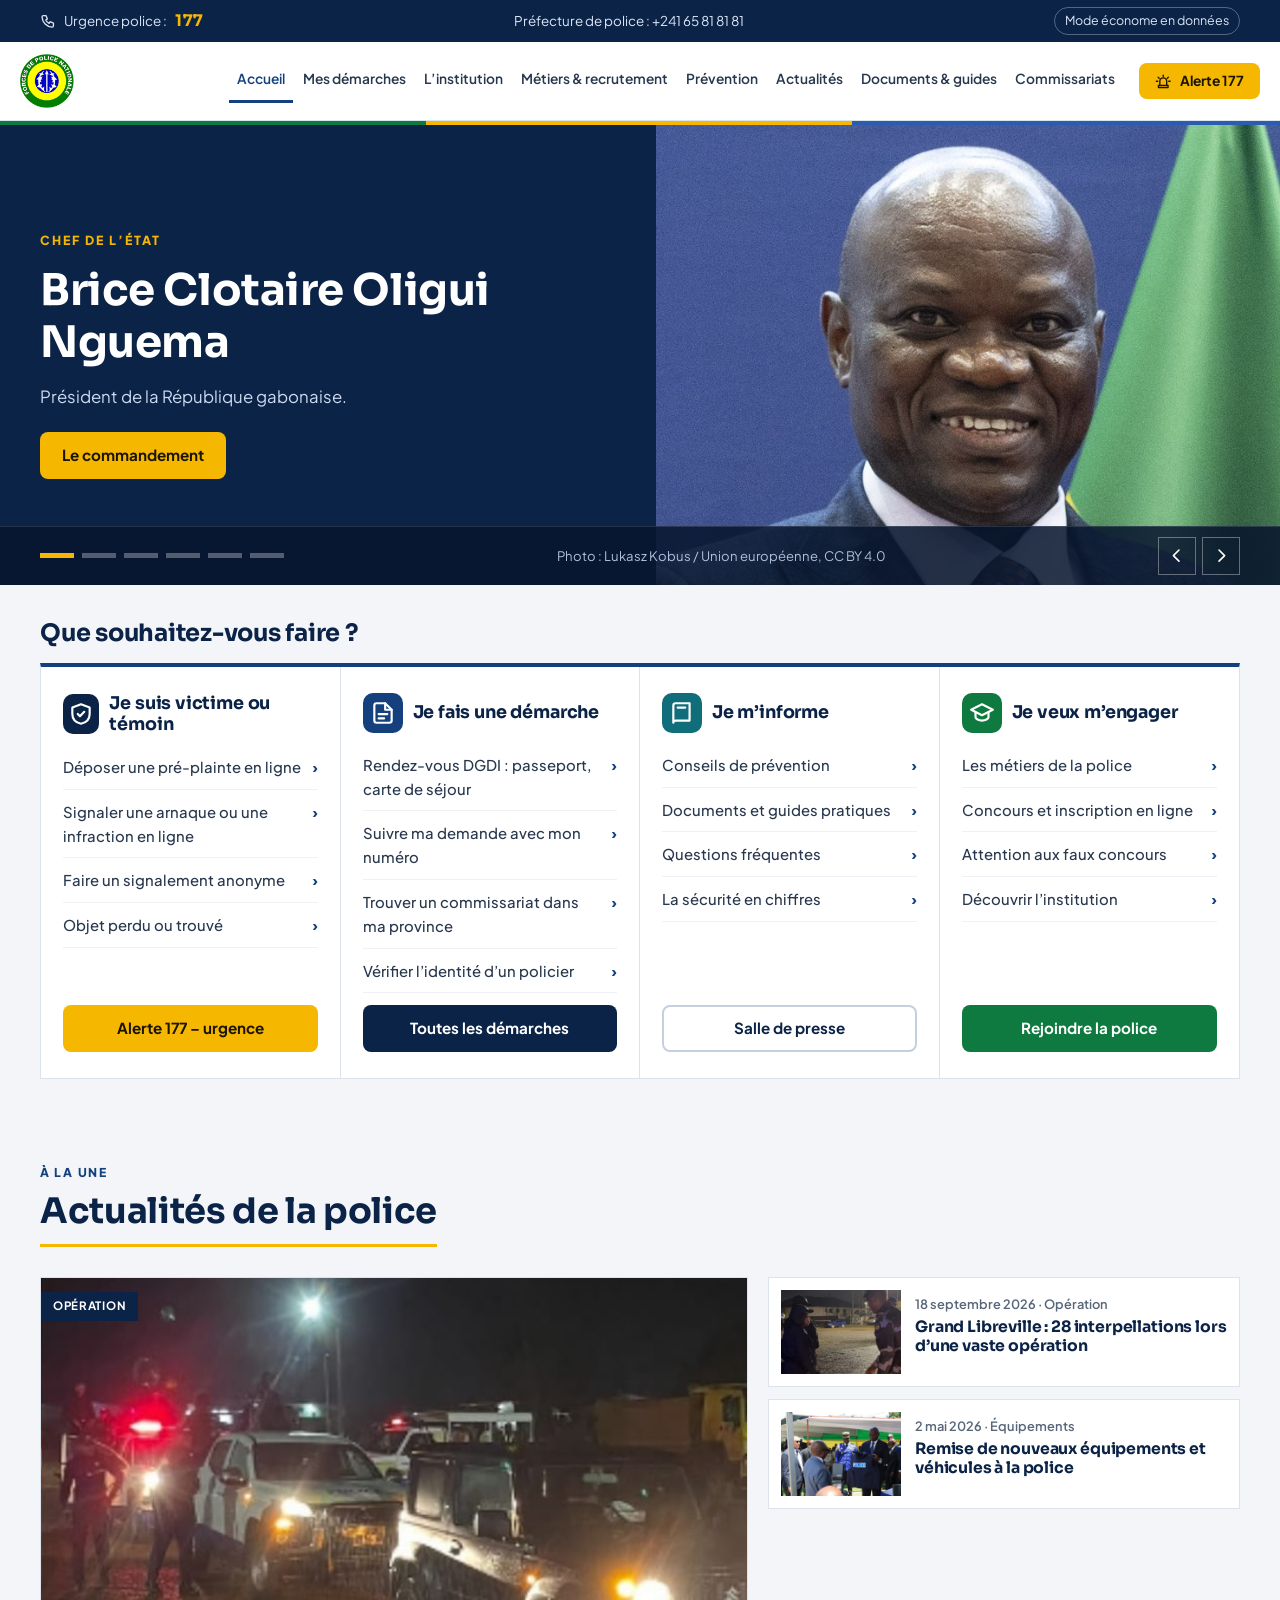
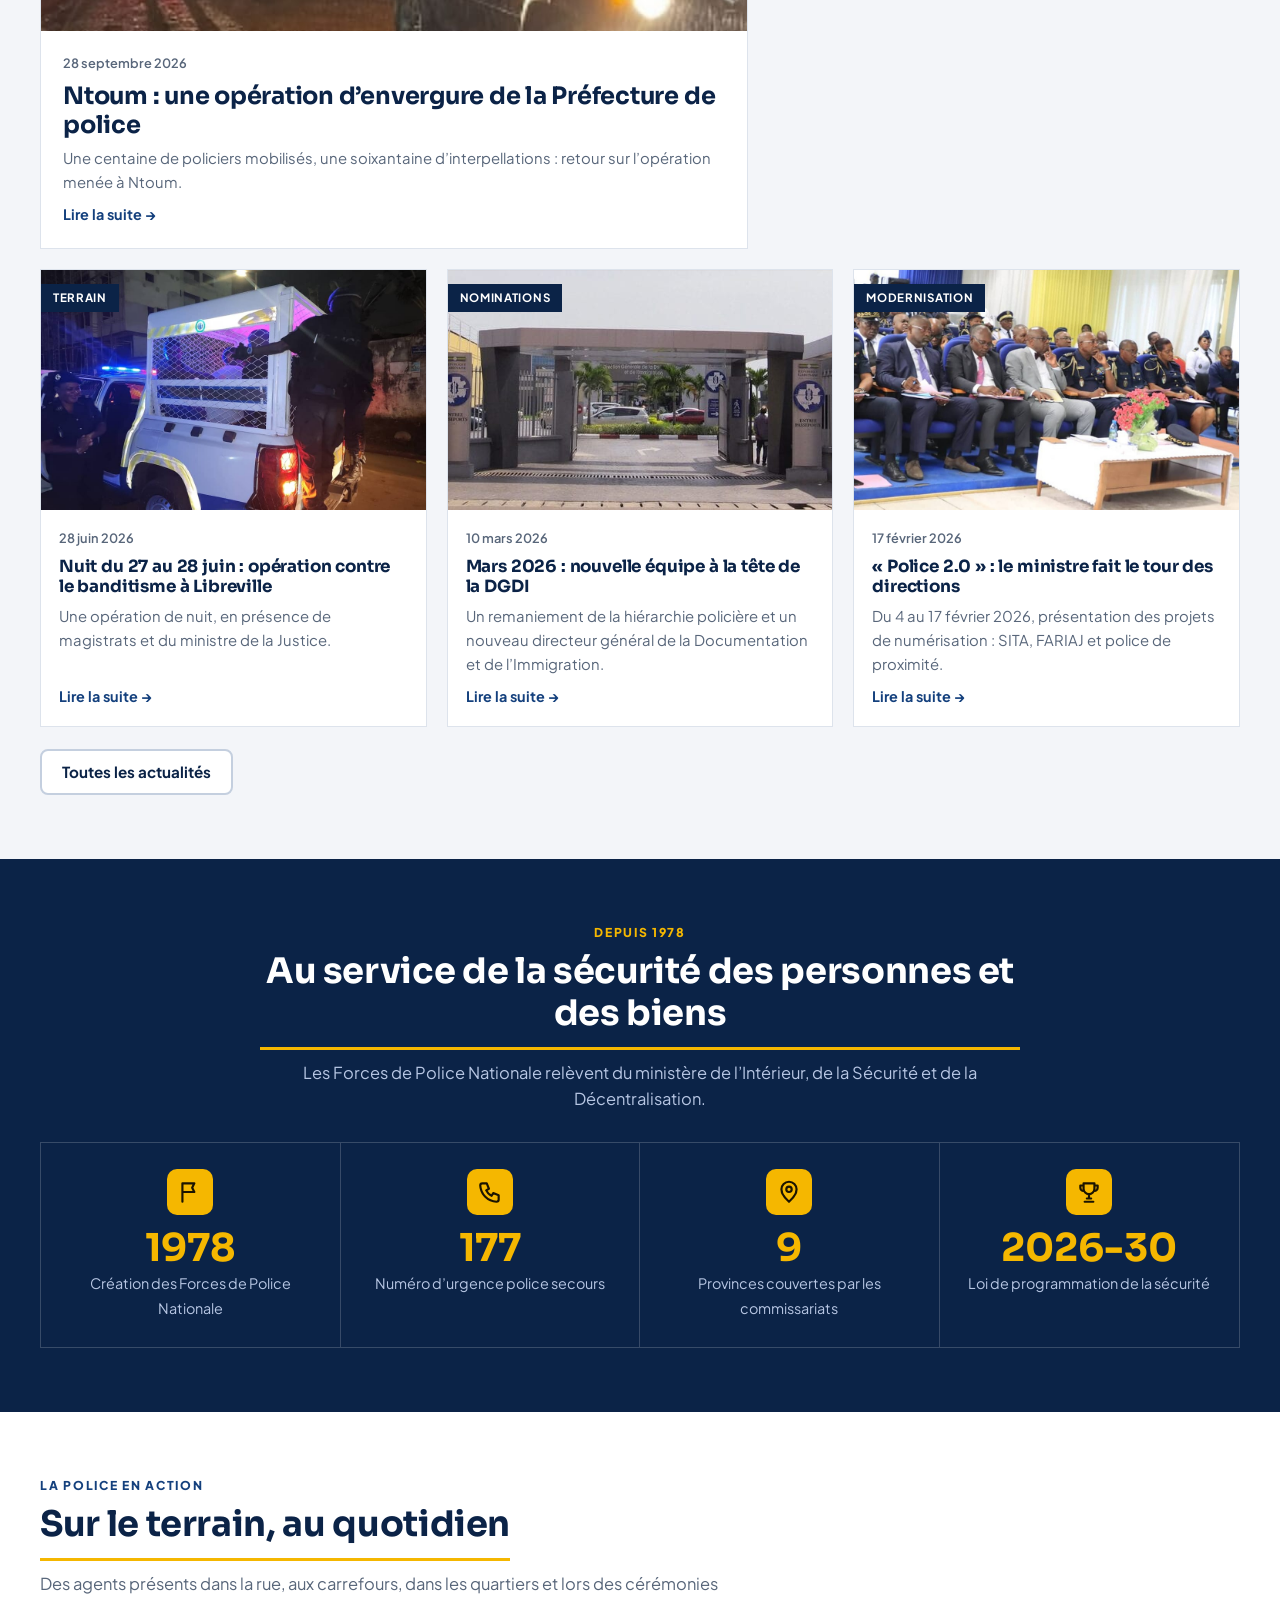
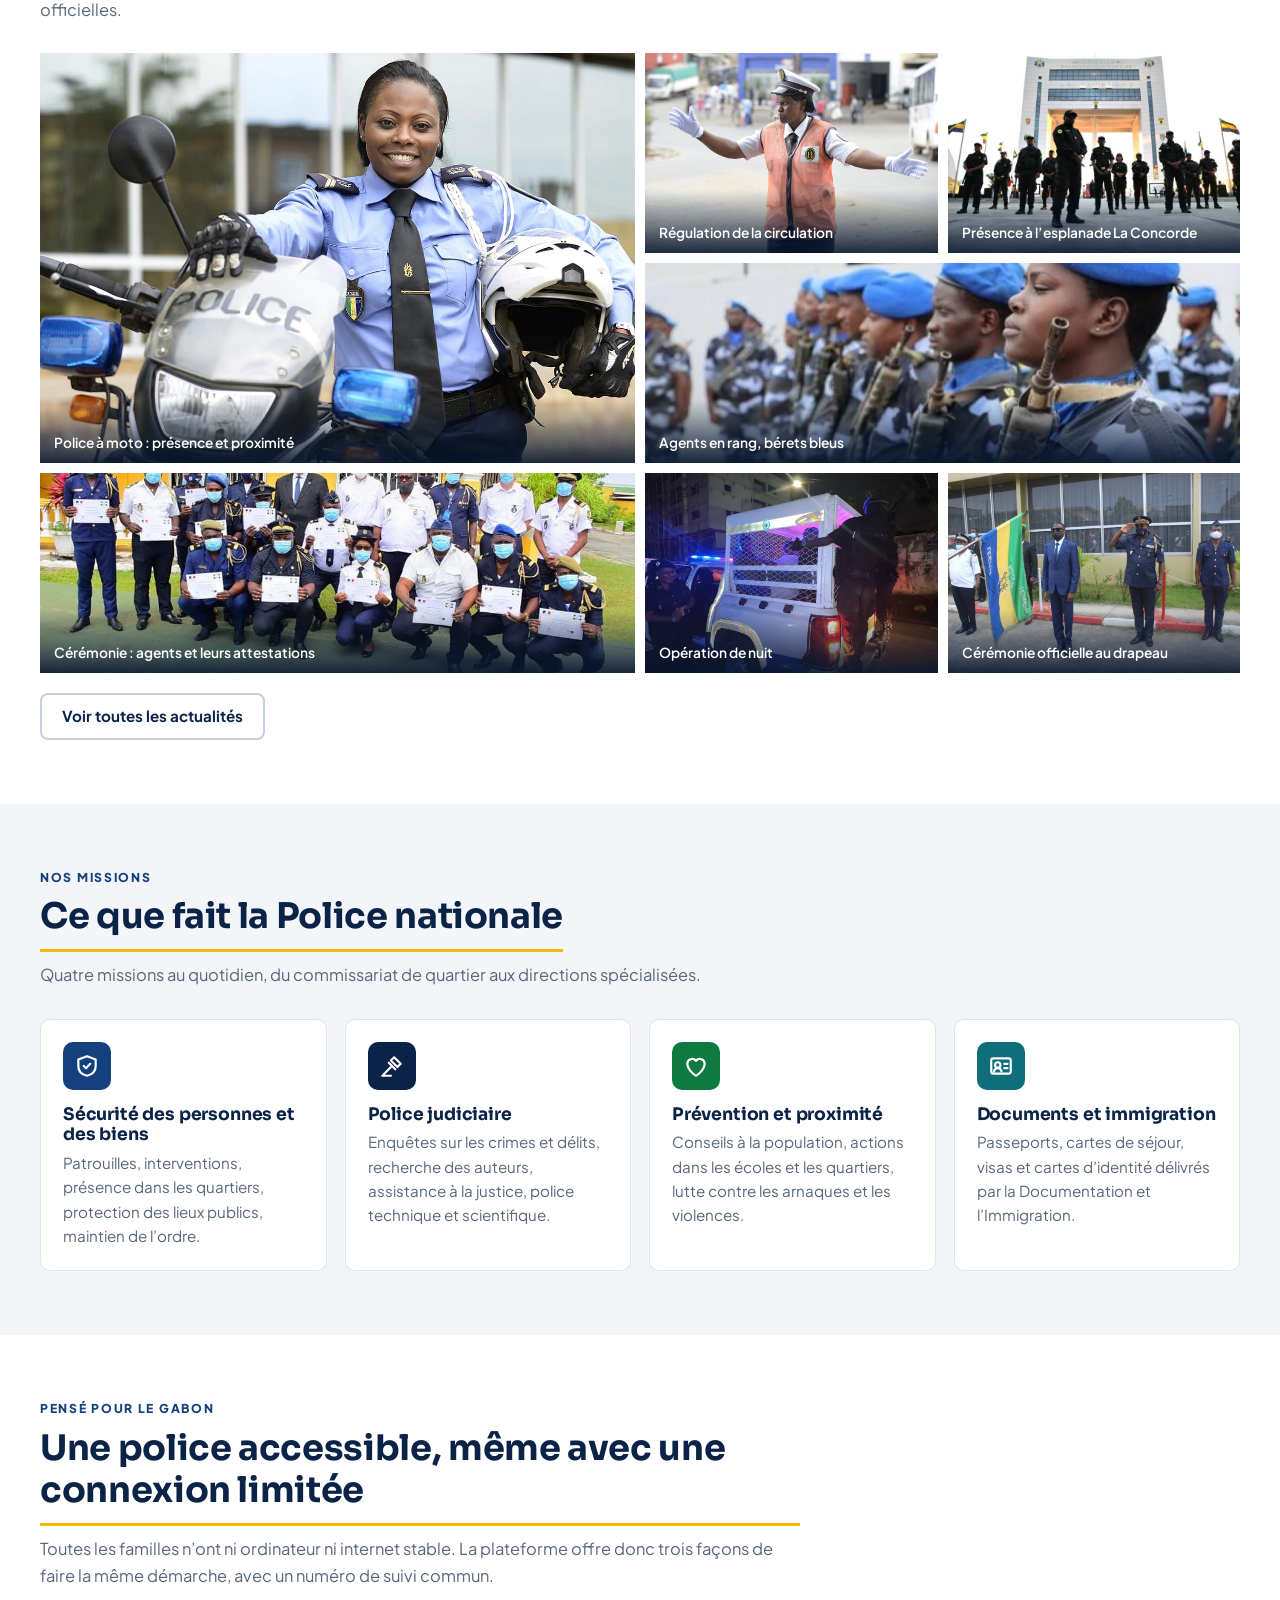
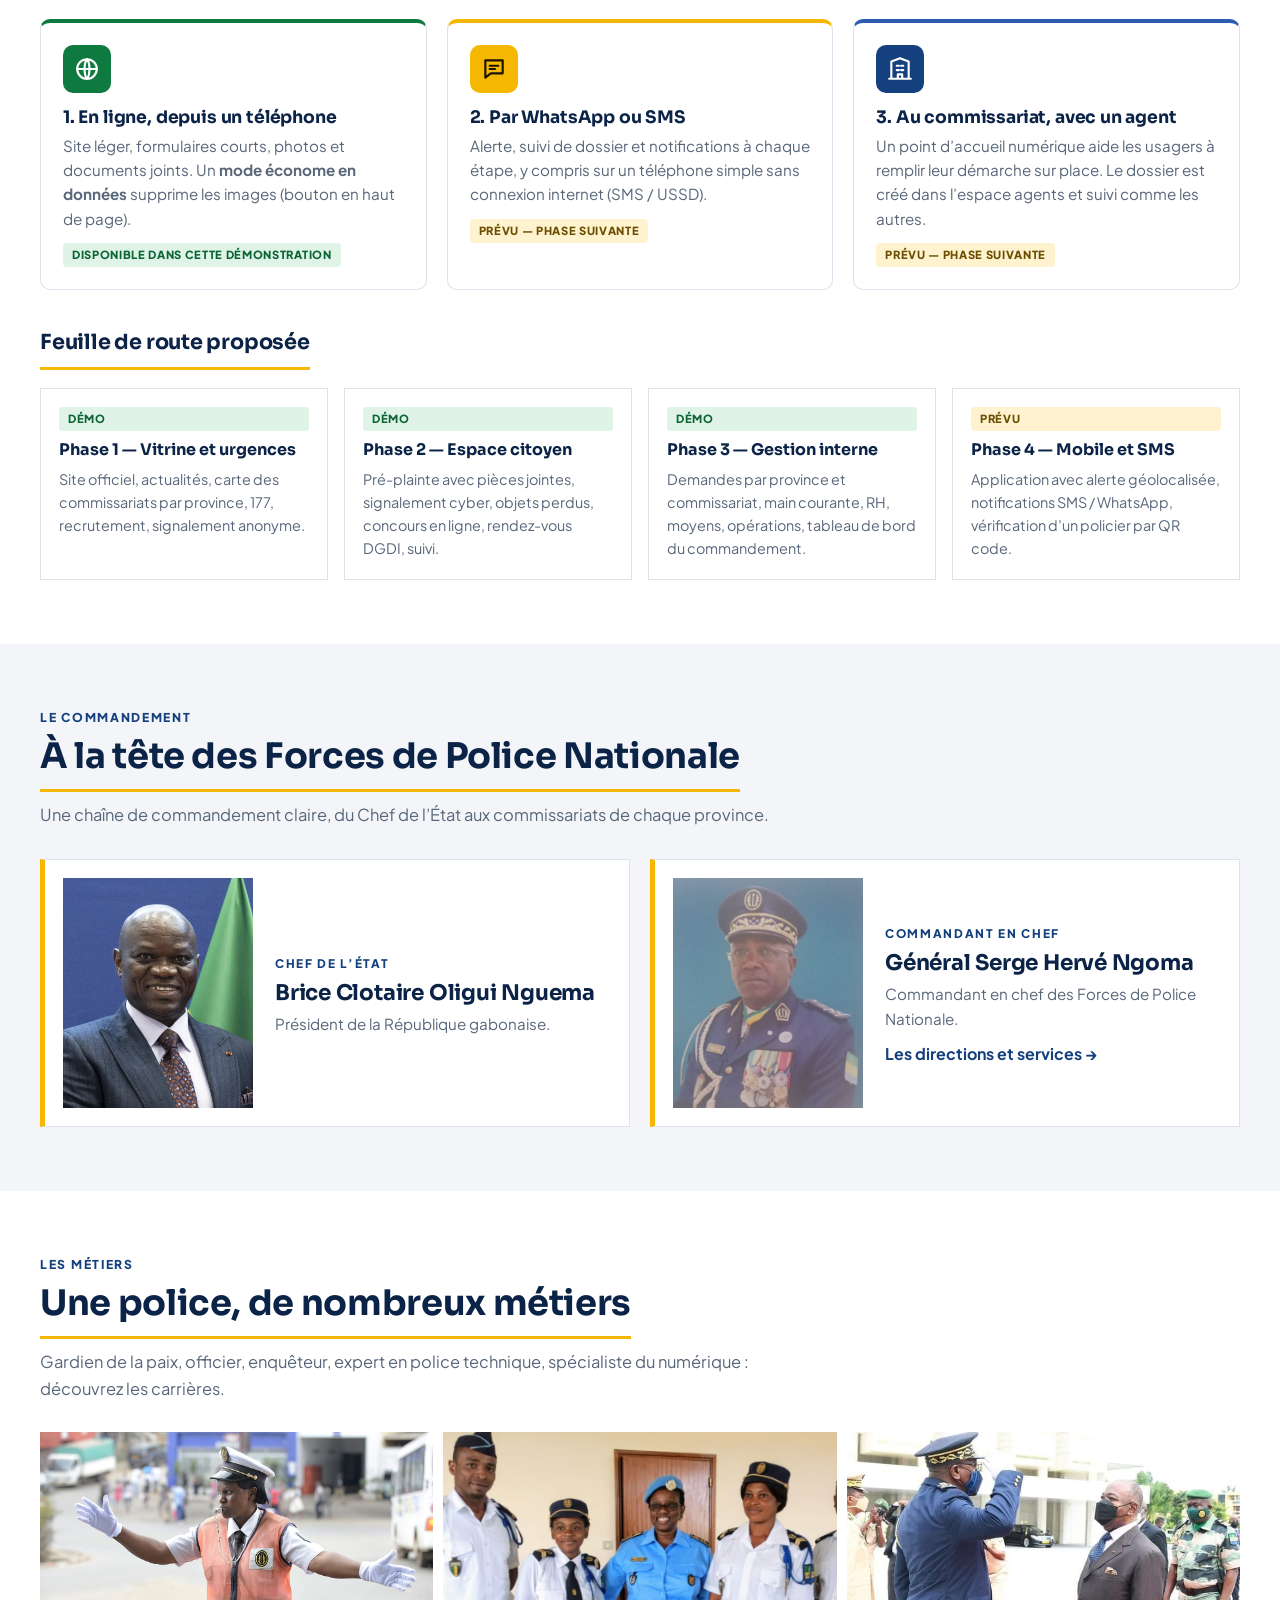
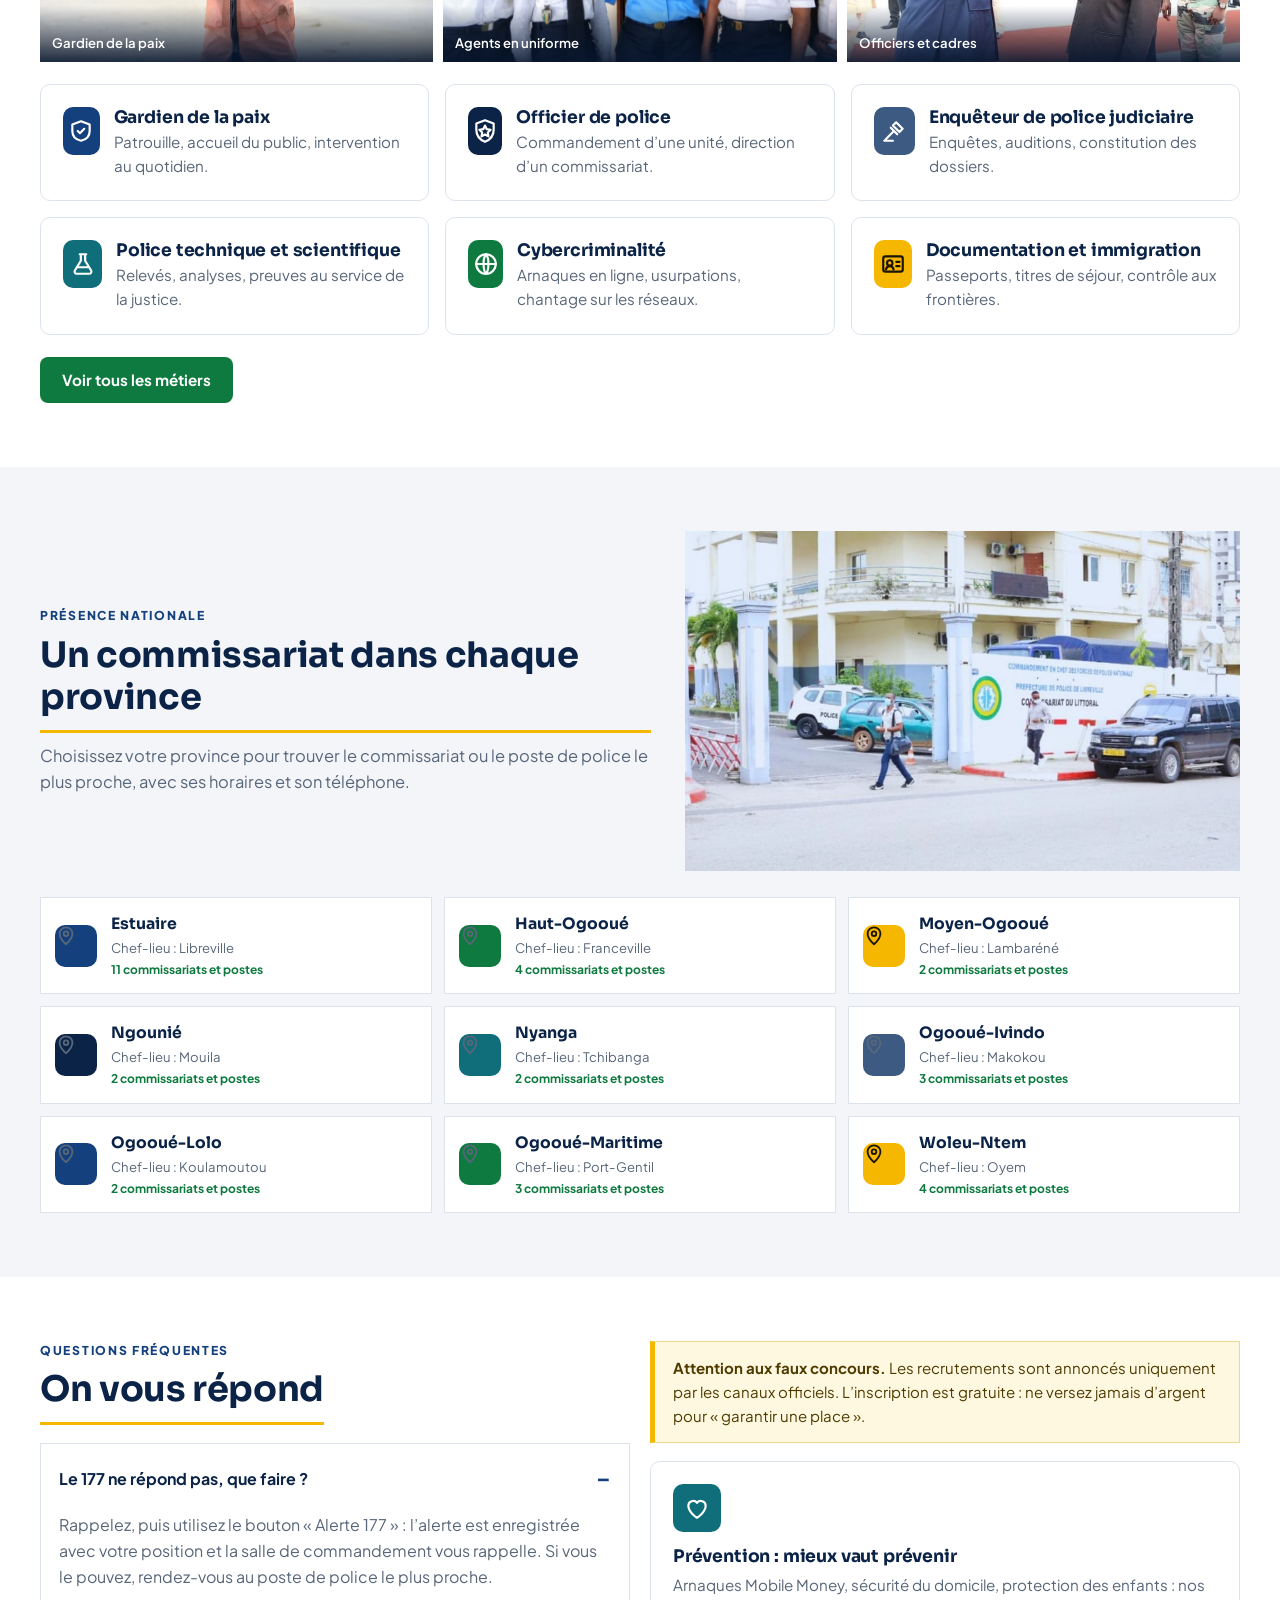
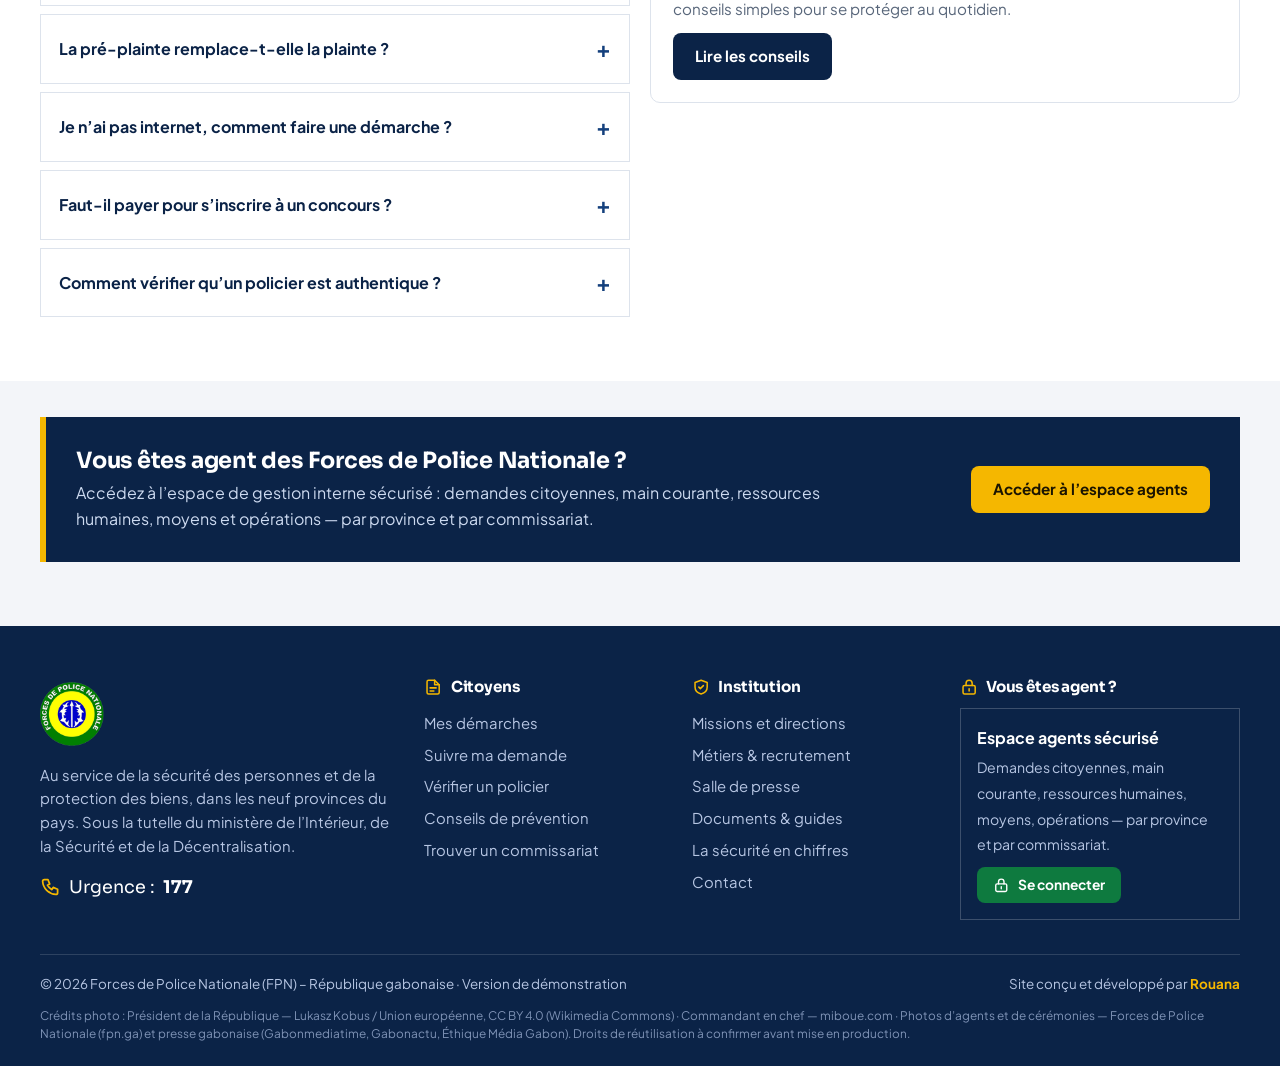
<file: index.html>
<!doctype html>
<html lang="fr">
<head>
<meta charset="utf-8">
<meta name="viewport" content="width=device-width,initial-scale=1,viewport-fit=cover">
<title>Forces de Police Nationale (FPN) – Gabon · Site officiel (démonstration)</title>
<meta name="description" content="Forces de Police Nationale du Gabon : démarches en ligne, urgences, prévention, métiers et actualités.">
<meta name="theme-color" content="#0B2347">
<meta name="color-scheme" content="only light">
<link rel="icon" href="assets/img/favicon.png" type="image/png">
<link rel="manifest" href="manifest.webmanifest">
<link rel="preconnect" href="https://fonts.googleapis.com"><link rel="preconnect" href="https://fonts.gstatic.com" crossorigin>
<link href="https://fonts.googleapis.com/css2?family=Plus+Jakarta+Sans:wght@400;500;600;700;800&family=Sora:wght@600;700;800&display=swap" rel="stylesheet">
<link rel="stylesheet" href="assets/css/site.css">
</head>
<body data-page="index">
<main>
<div id="hero"></div>

<section class="s" style="padding-top:34px;padding-bottom:20px">
  <div class="wrap">
    <h2 style="font-size:1.5rem;margin-bottom:16px">Que souhaitez-vous faire ?</h2>
    <div class="paths">
      <div class="path">
        <h3><span class="ib c4" style="width:40px;height:40px" data-i="shield"></span>Je suis victime ou témoin</h3>
        <ul>
          <li><a href="demarches.html#preplainte">Déposer une pré-plainte en ligne</a></li>
          <li><a href="demarches.html#cyber">Signaler une arnaque ou une infraction en ligne</a></li>
          <li><a href="demarches.html#anonyme">Faire un signalement anonyme</a></li>
          <li><a href="demarches.html#objet">Objet perdu ou trouvé</a></li>
        </ul>
        <button class="btn red" data-alert>Alerte 177 – urgence</button>
      </div>
      <div class="path">
        <h3><span class="ib c1" style="width:40px;height:40px" data-i="file"></span>Je fais une démarche</h3>
        <ul>
          <li><a href="demarches.html#rdv">Rendez-vous DGDI : passeport, carte de séjour</a></li>
          <li><a href="suivi.html">Suivre ma demande avec mon numéro</a></li>
          <li><a href="commissariats.html">Trouver un commissariat dans ma province</a></li>
          <li><a href="verifier.html">Vérifier l’identité d’un policier</a></li>
        </ul>
        <a class="btn navy" href="demarches.html">Toutes les démarches</a>
      </div>
      <div class="path">
        <h3><span class="ib c5" style="width:40px;height:40px" data-i="book"></span>Je m’informe</h3>
        <ul>
          <li><a href="prevention.html">Conseils de prévention</a></li>
          <li><a href="documents.html">Documents et guides pratiques</a></li>
          <li><a href="documents.html#faq">Questions fréquentes</a></li>
          <li><a href="chiffres.html">La sécurité en chiffres</a></li>
        </ul>
        <a class="btn line" href="actualites.html">Salle de presse</a>
      </div>
      <div class="path">
        <h3><span class="ib c2" style="width:40px;height:40px" data-i="cap"></span>Je veux m’engager</h3>
        <ul>
          <li><a href="recrutement.html#metiers">Les métiers de la police</a></li>
          <li><a href="recrutement.html#candidature">Concours et inscription en ligne</a></li>
          <li><a href="recrutement.html">Attention aux faux concours</a></li>
          <li><a href="institution.html">Découvrir l’institution</a></li>
        </ul>
        <a class="btn gold" href="recrutement.html">Rejoindre la police</a>
      </div>
    </div>
  </div>
</section>

<section class="s">
  <div class="wrap">
    <div class="sh"><span class="tag">À la une</span><h2>Actualités de la police</h2></div>
    <div class="une" id="une"></div>
    <div class="news" id="news" style="margin-top:20px"></div>
    <div style="margin-top:22px"><a class="btn line" href="actualites.html">Toutes les actualités</a></div>
  </div>
</section>

<section class="s dark">
  <div class="wrap">
    <div class="sh c"><span class="tag">Depuis 1978</span><h2>Au service de la sécurité des personnes et des biens</h2><p>Les Forces de Police Nationale relèvent du ministère de l’Intérieur, de la Sécurité et de la Décentralisation.</p></div>
    <div class="stats">
      <div class="stat"><div class="ib c3" data-i="flag"></div><b>1978</b><span>Création des Forces de Police Nationale</span></div>
      <div class="stat"><div class="ib c3" data-i="phone"></div><b>177</b><span>Numéro d’urgence police secours</span></div>
      <div class="stat"><div class="ib c3" data-i="map"></div><b>9</b><span>Provinces couvertes par les commissariats</span></div>
      <div class="stat"><div class="ib c3" data-i="trophy"></div><b>2026-30</b><span>Loi de programmation de la sécurité</span></div>
    </div>
  </div>
</section>

<section class="s alt">
  <div class="wrap">
    <div class="sh"><span class="tag" id="action">La police en action</span><h2>Sur le terrain, au quotidien</h2><p>Des agents présents dans la rue, aux carrefours, dans les quartiers et lors des cérémonies officielles.</p></div>
    <div class="mosaic">
      <figure class="w2 h2"><img src="assets/img/moto-policiere.jpg" alt="Policière à moto" style="object-position:center 25%"><figcaption>Police à moto : présence et proximité</figcaption></figure>
      <figure><img src="assets/img/police-route.jpg" alt="Agent de régulation de la circulation" style="object-position:center 25%"><figcaption>Régulation de la circulation</figcaption></figure>
      <figure><img src="assets/img/esplanade.jpg" alt="Esplanade La Concorde"><figcaption>Présence à l’esplanade La Concorde</figcaption></figure>
      <figure class="w2"><img src="assets/img/recrues-bleus.jpg" alt="Sous-officiers de police en rang"><figcaption>Agents en rang, bérets bleus</figcaption></figure>
      <figure class="w2"><img src="assets/img/remise-attestations.jpg" alt="Cérémonie de remise d’attestations"><figcaption>Cérémonie : agents et leurs attestations</figcaption></figure>
      <figure><img src="assets/img/nuit-patrouille.jpg" alt="Opération de nuit"><figcaption>Opération de nuit</figcaption></figure>
      <figure><img src="assets/img/ceremonie-drapeau.jpg" alt="Cérémonie au drapeau"><figcaption>Cérémonie officielle au drapeau</figcaption></figure>
    </div>
    <div style="margin-top:20px"><a class="btn line" href="actualites.html">Voir toutes les actualités</a></div>
  </div>
</section>

<section class="s">
  <div class="wrap">
    <div class="sh"><span class="tag">Nos missions</span><h2>Ce que fait la Police nationale</h2><p>Quatre missions au quotidien, du commissariat de quartier aux directions spécialisées.</p></div>
    <div class="grid4 compact">
      <div class="card hv"><div class="ib c1" data-i="shield"></div><h3>Sécurité des personnes et des biens</h3><p>Patrouilles, interventions, présence dans les quartiers, protection des lieux publics, maintien de l’ordre.</p></div>
      <div class="card hv"><div class="ib c4" data-i="gavel"></div><h3>Police judiciaire</h3><p>Enquêtes sur les crimes et délits, recherche des auteurs, assistance à la justice, police technique et scientifique.</p></div>
      <div class="card hv"><div class="ib c2" data-i="heart"></div><h3>Prévention et proximité</h3><p>Conseils à la population, actions dans les écoles et les quartiers, lutte contre les arnaques et les violences.</p></div>
      <div class="card hv"><div class="ib c5" data-i="id"></div><h3>Documents et immigration</h3><p>Passeports, cartes de séjour, visas et cartes d’identité délivrés par la Documentation et l’Immigration.</p></div>
    </div>
  </div>
</section>

<section class="s alt">
  <div class="wrap">
    <div class="sh"><span class="tag">Pensé pour le Gabon</span><h2>Une police accessible, même avec une connexion limitée</h2><p>Toutes les familles n’ont ni ordinateur ni internet stable. La plateforme offre donc trois façons de faire la même démarche, avec un numéro de suivi commun.</p></div>
    <div class="chan">
      <div class="card"><div class="ib c2" data-i="globe"></div><h3>1. En ligne, depuis un téléphone</h3><p>Site léger, formulaires courts, photos et documents joints. Un <b>mode économe en données</b> supprime les images (bouton en haut de page).</p><p style="margin-top:10px"><span class="tagx on">Disponible dans cette démonstration</span></p></div>
      <div class="card"><div class="ib c3" data-i="sms"></div><h3>2. Par WhatsApp ou SMS</h3><p>Alerte, suivi de dossier et notifications à chaque étape, y compris sur un téléphone simple sans connexion internet (SMS / USSD).</p><p style="margin-top:10px"><span class="tagx soon">Prévu — phase suivante</span></p></div>
      <div class="card"><div class="ib c1" data-i="building"></div><h3>3. Au commissariat, avec un agent</h3><p>Un point d’accueil numérique aide les usagers à remplir leur démarche sur place. Le dossier est créé dans l’espace agents et suivi comme les autres.</p><p style="margin-top:10px"><span class="tagx soon">Prévu — phase suivante</span></p></div>
    </div>
    <div class="rmwrap"><div class="sh" style="margin:40px 0 18px"><h2 style="font-size:1.3rem">Feuille de route proposée</h2></div>
    <div class="roadmap">
      <div class="rm"><span class="tagx on">Démo</span><b>Phase 1 — Vitrine et urgences</b><p>Site officiel, actualités, carte des commissariats par province, 177, recrutement, signalement anonyme.</p></div>
      <div class="rm"><span class="tagx on">Démo</span><b>Phase 2 — Espace citoyen</b><p>Pré-plainte avec pièces jointes, signalement cyber, objets perdus, concours en ligne, rendez-vous DGDI, suivi.</p></div>
      <div class="rm"><span class="tagx on">Démo</span><b>Phase 3 — Gestion interne</b><p>Demandes par province et commissariat, main courante, RH, moyens, opérations, tableau de bord du commandement.</p></div>
      <div class="rm"><span class="tagx soon">Prévu</span><b>Phase 4 — Mobile et SMS</b><p>Application avec alerte géolocalisée, notifications SMS / WhatsApp, vérification d’un policier par QR code.</p></div>
    </div></div>
  </div>
</section>

<section class="s">
  <div class="wrap">
    <div class="sh"><span class="tag">Le commandement</span><h2>À la tête des Forces de Police Nationale</h2><p>Une chaîne de commandement claire, du Chef de l’État aux commissariats de chaque province.</p></div>
    <div class="ldr-cards">
      <div class="ldr"><div class="arch"><img src="assets/img/president.jpg" alt="Brice Clotaire Oligui Nguema" style="object-position:center 20%"></div><div><em>Chef de l’État</em><h3>Brice Clotaire Oligui Nguema</h3><p>Président de la République gabonaise.</p></div></div>
      <div class="ldr"><div class="arch"><img src="assets/img/commandant.jpg" alt="Général Serge Hervé Ngoma" style="object-position:center 8%"></div><div><em>Commandant en chef</em><h3>Général Serge Hervé Ngoma</h3><p>Commandant en chef des Forces de Police Nationale.</p><a href="institution.html" style="display:inline-block;margin-top:10px;color:var(--blue);font-weight:700">Les directions et services →</a></div></div>
    </div>
  </div>
</section>

<section class="s alt">
  <div class="wrap">
    <div class="sh"><span class="tag">Les métiers</span><h2>Une police, de nombreux métiers</h2><p>Gardien de la paix, officier, enquêteur, expert en police technique, spécialiste du numérique : découvrez les carrières.</p></div>
    <div class="pstrip"><figure><img src="assets/img/police-route.jpg" alt="" style="object-position:center 20%"><figcaption>Gardien de la paix</figcaption></figure><figure><img src="assets/img/policieres.jpg" alt="" style="object-position:center 20%"><figcaption>Agents en uniforme</figcaption></figure><figure><img src="assets/img/general-salut.jpg" alt="" style="object-position:center 15%"><figcaption>Officiers et cadres</figcaption></figure></div>
    <div class="mt lim" id="mt"></div>
    <div style="margin-top:22px"><a class="btn gold" href="recrutement.html#metiers">Voir tous les métiers</a></div>
  </div>
</section>

<section class="s">
  <div class="wrap">
    <div class="duo" style="margin-bottom:26px"><div class="sh" style="margin:0"><span class="tag">Présence nationale</span><h2>Un commissariat dans chaque province</h2><p>Choisissez votre province pour trouver le commissariat ou le poste de police le plus proche, avec ses horaires et son téléphone.</p></div><img class="pimg" src="assets/img/commissariat.jpg" alt="Façade d’un commissariat des Forces de Police Nationale"></div>
    <div class="pgrid" id="pgrid"></div>
  </div>
</section>

<section class="s alt">
  <div class="wrap grid2" style="align-items:start">
    <div>
      <div class="sh" style="margin-bottom:18px"><span class="tag">Questions fréquentes</span><h2>On vous répond</h2></div>
      <div id="faq">
        <div class="acc open"><button>Le 177 ne répond pas, que faire ?</button><div class="b">Rappelez, puis utilisez le bouton « Alerte 177 » : l’alerte est enregistrée avec votre position et la salle de commandement vous rappelle. Si vous le pouvez, rendez-vous au poste de police le plus proche.</div></div>
        <div class="acc"><button>La pré-plainte remplace-t-elle la plainte ?</button><div class="b">Non. Elle prépare votre venue : vous décrivez les faits et joignez vos pièces en ligne, puis vous signez votre plainte au commissariat choisi avec votre numéro de suivi.</div></div>
        <div class="acc"><button>Je n’ai pas internet, comment faire une démarche ?</button><div class="b">Rendez-vous au commissariat : un agent peut enregistrer votre démarche. Les canaux SMS et WhatsApp sont prévus pour les prochaines phases.</div></div>
        <div class="acc"><button>Faut-il payer pour s’inscrire à un concours ?</button><div class="b">Non. L’inscription est gratuite. Ne versez jamais d’argent à un intermédiaire : toute annonce officielle est publiée sur ce site.</div></div>
        <div class="acc"><button>Comment vérifier qu’un policier est authentique ?</button><div class="b">Demandez à voir sa carte professionnelle et utilisez la page « Vérifier un policier ». En cas de doute, appelez le 177.</div></div>
      </div>
    </div>
    <div>
      <div class="warn" style="margin-bottom:18px"><b>Attention aux faux concours.</b> Les recrutements sont annoncés uniquement par les canaux officiels. L’inscription est gratuite : ne versez jamais d’argent pour « garantir une place ».</div>
      <div class="card"><div class="ib c5" data-i="heart"></div><h3>Prévention : mieux vaut prévenir</h3><p style="margin-bottom:12px">Arnaques Mobile Money, sécurité du domicile, protection des enfants : nos conseils simples pour se protéger au quotidien.</p><a class="btn navy" href="prevention.html">Lire les conseils</a></div>
    </div>
  </div>
</section>

<section class="s" style="padding-top:36px">
  <div class="wrap"><div class="banner"><div><h3>Vous êtes agent des Forces de Police Nationale ?</h3><p>Accédez à l’espace de gestion interne sécurisé : demandes citoyennes, main courante, ressources humaines, moyens et opérations — par province et par commissariat.</p></div><a class="btn red" href="agents.html">Accéder à l’espace agents</a></div></div>
</section>
</main>
<script src="assets/js/store.js"></script>
<script src="assets/js/data.js"></script>
<script src="assets/js/layout.js"></script>
<script>
mountHero(document.getElementById('hero'));
const card=(n,i)=>`<a class="nw" href="actualites.html#${n.id}"><div class="im" style="background-image:url(${n.img});background-position:${n.pos||'center'}"><b>${n.tag}</b></div><div class="tx"><time>${fmtDate(n.date)}</time><h3>${n.title}</h3><p>${n.ex}</p><span class="more">Lire la suite →</span></div></a>`;
const m=NEWS[0],side=[NEWS[1],NEWS[3]];
document.getElementById('une').innerHTML=`<a class="une-main" href="actualites.html#${m.id}"><div class="im" style="background-image:url(${m.img});background-position:${m.pos||'center'}"><b>${m.tag}</b></div><div class="tx"><time>${fmtDate(m.date)}</time><h3>${m.title}</h3><p>${m.ex}</p><span class="more">Lire la suite →</span></div></a><div class="une-side">${side.map(n=>`<a class="une-item" href="actualites.html#${n.id}"><div class="im" style="background-image:url(${n.img});background-position:${n.pos||'center'}"></div><div><time>${fmtDate(n.date)} · ${n.tag}</time><h3>${n.title}</h3></div></a>`).join('')}</div>`;
document.getElementById('news').innerHTML=[NEWS[2],NEWS[4],NEWS[5]].map(card).join('');
const MET=[['Gardien de la paix','Patrouille, accueil du public, intervention au quotidien.','shield','c1'],['Officier de police','Commandement d’une unité, direction d’un commissariat.','badge','c4'],['Enquêteur de police judiciaire','Enquêtes, auditions, constitution des dossiers.','gavel','c6'],['Police technique et scientifique','Relevés, analyses, preuves au service de la justice.','flask','c5'],['Cybercriminalité','Arnaques en ligne, usurpations, chantage sur les réseaux.','globe','c2'],['Documentation et immigration','Passeports, titres de séjour, contrôle aux frontières.','id','c3']];
document.getElementById('mt').innerHTML=MET.map(x=>`<div class="card"><div class="ib ${x[3]}">${icon(x[2])}</div><div><h3>${x[0]}</h3><p>${x[1]}</p></div></div>`).join('');
const cols=['c1','c2','c3','c4','c5','c6','c1','c2','c3'];
document.getElementById('pgrid').innerHTML=FPN.PROVINCES.map((p,i)=>`<a class="pcard" href="commissariats.html#${p.id}"><span class="ib ${cols[i]}">${icon('map')}</span><span><b>${p.nom}</b><span>Chef-lieu : ${p.chef}</span><small>${FPN.commissariatsOf(p.id).length} commissariats et postes</small></span></a>`).join('');
document.querySelectorAll('#faq .acc button').forEach(b=>b.onclick=()=>b.parentElement.classList.toggle('open'));
</script>
</body>
</html>
</file>
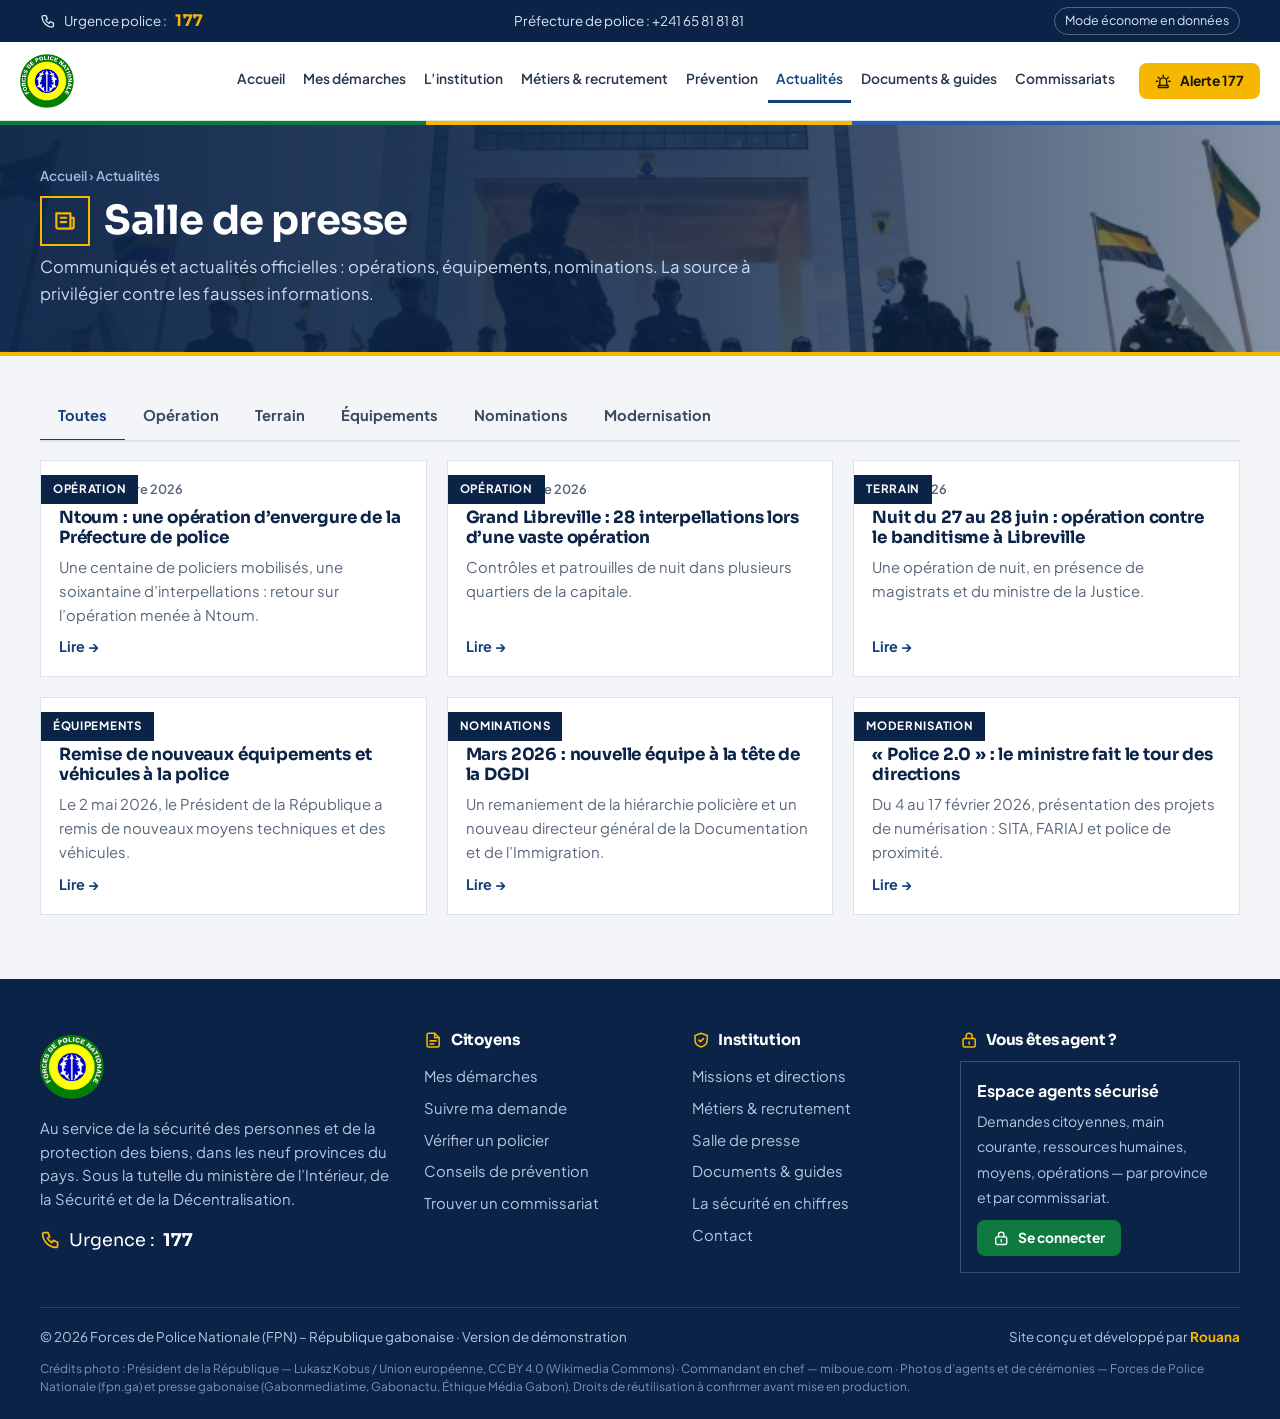
<file: actualites.html>
<!doctype html>
<html lang="fr">
<head>
<meta charset="utf-8">
<meta name="viewport" content="width=device-width,initial-scale=1,viewport-fit=cover">
<title>Actualités – Forces de Police Nationale (FPN)</title>
<meta name="theme-color" content="#0A1B33"><meta name="color-scheme" content="only light">
<link rel="icon" href="assets/img/favicon.png" type="image/png">
<link href="https://fonts.googleapis.com/css2?family=Plus+Jakarta+Sans:wght@400;500;600;700;800&family=Sora:wght@600;700;800&display=swap" rel="stylesheet">
<link rel="stylesheet" href="assets/css/site.css">
</head>
<body data-hero="esplanade.jpg" data-page="actualites" data-title="Actualités">
<main>
<section class="phero"><div class="wrap"><div class="crumbs"><a href="index.html">Accueil</a> › Actualités</div><h1><span class="ph-ic" data-i="news"></span>Salle de presse</h1><p>Communiqués et actualités officielles : opérations, équipements, nominations. La source à privilégier contre les fausses informations.</p></div></section>
<section class="s" style="padding-top:36px"><div class="wrap">
 <div class="tabs" id="tabs"></div>
 <div class="grid3" id="grid" style="margin-top:10px"></div>
</div></section>
</main>
<div class="modal" id="m"><div class="mbox lg art"><button class="x" aria-label="Fermer">×</button><div id="mc"></div></div></div>
<script src="assets/js/store.js"></script>
<script src="assets/js/data.js"></script>
<script src="assets/js/layout.js"></script>
<script>
const tags=['Toutes',...new Set(NEWS.map(n=>n.tag))];let cur='Toutes';
function draw(){
 document.getElementById('tabs').innerHTML=tags.map(t=>`<button class="${t===cur?'on':''}" data-t="${t}">${t}</button>`).join('');
 document.getElementById('grid').innerHTML=NEWS.filter(n=>cur==='Toutes'||n.tag===cur).map(n=>`<button class="nw" data-id="${n.id}"><div class="im" style="background-image:url(${n.img});background-position:${n.pos||'center'}"><b>${n.tag}</b></div><div class="tx"><time>${fmtDate(n.date)}</time><h3>${n.title}</h3><p>${n.ex}</p><span class="more">Lire →</span></div></button>`).join('');
}
function open(id){const n=NEWS.find(x=>x.id===id);if(!n)return;
 document.getElementById('mc').innerHTML=`<span class="pill s1">${n.tag}</span> <small style="color:var(--muted)">${fmtDate(n.date)}</small><h2 style="margin-top:8px">${n.title}</h2><img src="${n.img}" alt="" style="max-height:340px;object-fit:cover;object-position:${n.pos||'center'}">${n.body}<h4 style="margin-top:18px">Sources</h4><ul>${n.src.map(s=>`<li><a href="${s[1]}" target="_blank" rel="noopener" style="color:var(--blue)">${s[0]}</a></li>`).join('')}</ul><p style="font-size:.8rem;color:var(--muted)">Illustration : image de démonstration, droits de réutilisation à confirmer.</p>`;
 document.getElementById('m').classList.add('on');history.replaceState(null,'','#'+id)}
document.getElementById('tabs').onclick=e=>{const b=e.target.closest('button');if(b){cur=b.dataset.t;draw()}};
document.getElementById('grid').onclick=e=>{const b=e.target.closest('.nw');if(b)open(b.dataset.id)};
document.querySelector('#m .x').onclick=()=>document.getElementById('m').classList.remove('on');
document.getElementById('m').onclick=e=>{if(e.target.id==='m')e.target.classList.remove('on')};
draw();if(location.hash)open(location.hash.slice(1));
</script>
</body>
</html>
</file>
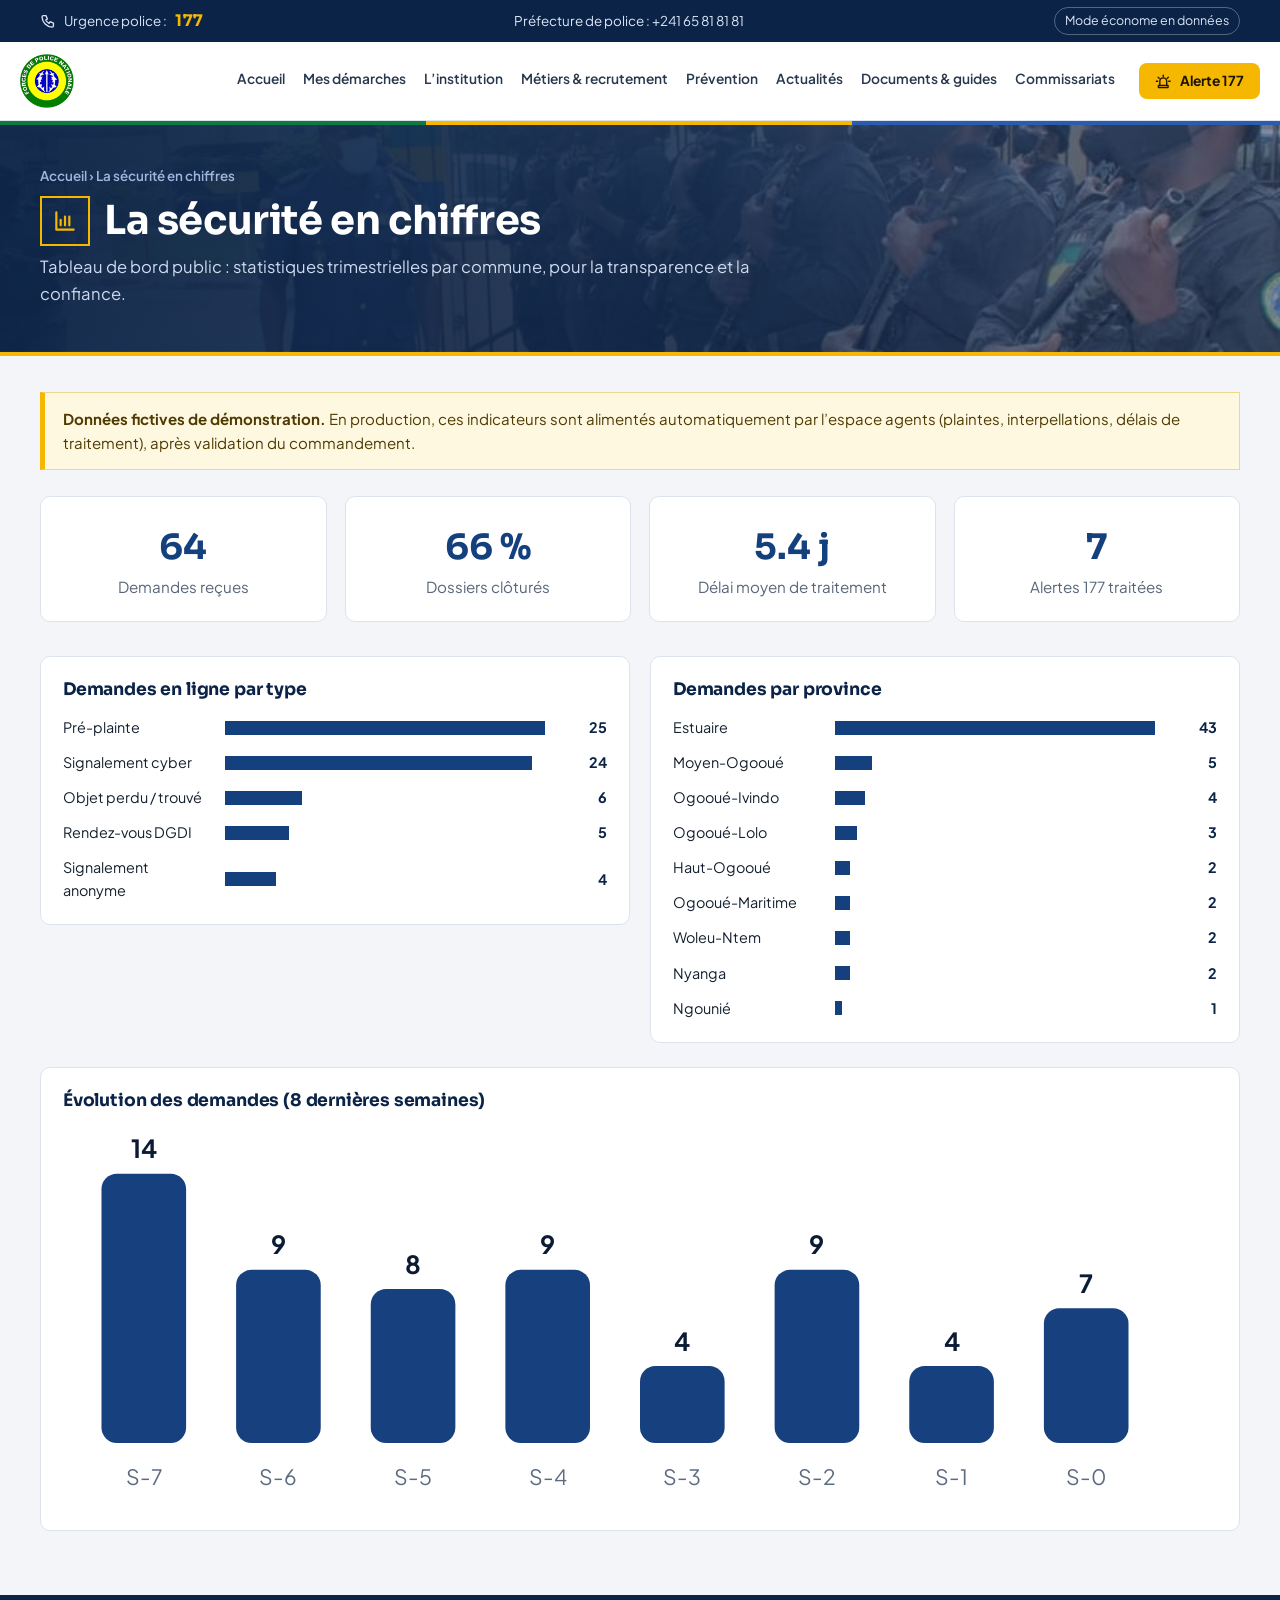
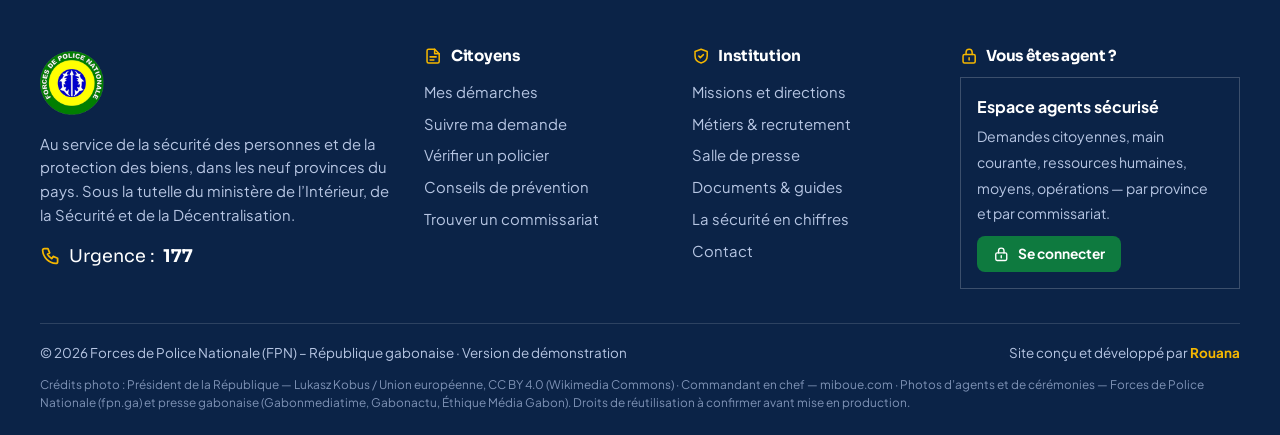
<file: chiffres.html>
<!doctype html>
<html lang="fr">
<head>
<meta charset="utf-8">
<meta name="viewport" content="width=device-width,initial-scale=1,viewport-fit=cover">
<title>La sécurité en chiffres – Forces de Police Nationale (FPN)</title>
<meta name="theme-color" content="#0A1B33"><meta name="color-scheme" content="only light">
<link rel="icon" href="assets/img/favicon.png" type="image/png">
<link href="https://fonts.googleapis.com/css2?family=Plus+Jakarta+Sans:wght@400;500;600;700;800&family=Sora:wght@600;700;800&display=swap" rel="stylesheet">
<link rel="stylesheet" href="assets/css/site.css">
</head>
<body data-hero="rang-agents.jpg" data-page="chiffres" data-title="Sécurité en chiffres">
<main>
<section class="phero"><div class="wrap"><div class="crumbs"><a href="index.html">Accueil</a> › La sécurité en chiffres</div><h1><span class="ph-ic" data-i="chart"></span>La sécurité en chiffres</h1><p>Tableau de bord public : statistiques trimestrielles par commune, pour la transparence et la confiance.</p></div></section>
<section class="s" style="padding-top:36px"><div class="wrap">
 <div class="warn" style="margin-bottom:26px"><b>Données fictives de démonstration.</b> En production, ces indicateurs sont alimentés automatiquement par l’espace agents (plaintes, interpellations, délais de traitement), après validation du commandement.</div>
 <div class="grid4" id="kpi" style="margin-bottom:34px"></div>
 <div class="grid2" style="align-items:start">
  <div class="card"><h3 style="margin-bottom:16px">Demandes en ligne par type</h3><div class="bars" id="b1"></div></div>
  <div class="card"><h3 style="margin-bottom:16px">Demandes par province</h3><div class="bars" id="b2"></div></div>
 </div>
 <div class="card" style="margin-top:24px"><h3 style="margin-bottom:6px">Évolution des demandes (8 dernières semaines)</h3><svg id="ch" viewBox="0 0 600 200" style="width:100%;height:auto"></svg></div>
</div></section>
</main>
<script src="assets/js/store.js"></script>
<script src="assets/js/layout.js"></script>
<script>
const R=FPN.db().requests;const DAY=864e5,now=Date.now();
const cl=R.filter(r=>r.status==='cloturee');
const delay=cl.length?Math.round(cl.reduce((s,r)=>s+(r.timeline[r.timeline.length-1].at-r.createdAt),0)/cl.length/36e5):0;
document.getElementById('kpi').innerHTML=[[R.length,'Demandes reçues'],[Math.round(cl.length/R.length*100)+' %','Dossiers clôturés'],[Math.round(delay/24*10)/10+' j','Délai moyen de traitement'],[FPN.db().alerts.length,'Alertes 177 traitées']].map(k=>`<div class="card" style="text-align:center"><b style="font-family:var(--head);font-size:2.2rem;color:var(--blue)">${k[0]}</b><p>${k[1]}</p></div>`).join('');
function bars(id,obj){const m=Math.max(...Object.values(obj));document.getElementById(id).innerHTML=Object.entries(obj).sort((a,b)=>b[1]-a[1]).map(([k,v])=>`<div class="bar"><span>${k}</span><i style="width:${v/m*100}%"></i><span>${v}</span></div>`).join('')}
const t={},c={};R.forEach(r=>{t[FPN.TYPES[r.type]]=(t[FPN.TYPES[r.type]]||0)+1;const n=FPN.province(r.province).nom;c[n]=(c[n]||0)+1});bars('b1',t);bars('b2',c);
const w=Array(8).fill(0);R.forEach(r=>{const i=7-Math.floor((now-r.createdAt)/(7*DAY));if(i>=0&&i<8)w[i]++});const M=Math.max(...w,1);
document.getElementById('ch').innerHTML=w.map((v,i)=>{const h=v/M*140;return `<rect x="${20+i*70}" y="${170-h}" width="44" height="${h}" rx="8" fill="#17407F"/><text x="${42+i*70}" y="${162-h}" text-anchor="middle" font-size="13" font-weight="700" fill="#0A1B33">${v}</text><text x="${42+i*70}" y="192" text-anchor="middle" font-size="11" fill="#5B6B82">S-${7-i||'0'}</text>`}).join('');
</script>
</body>
</html>
</file>
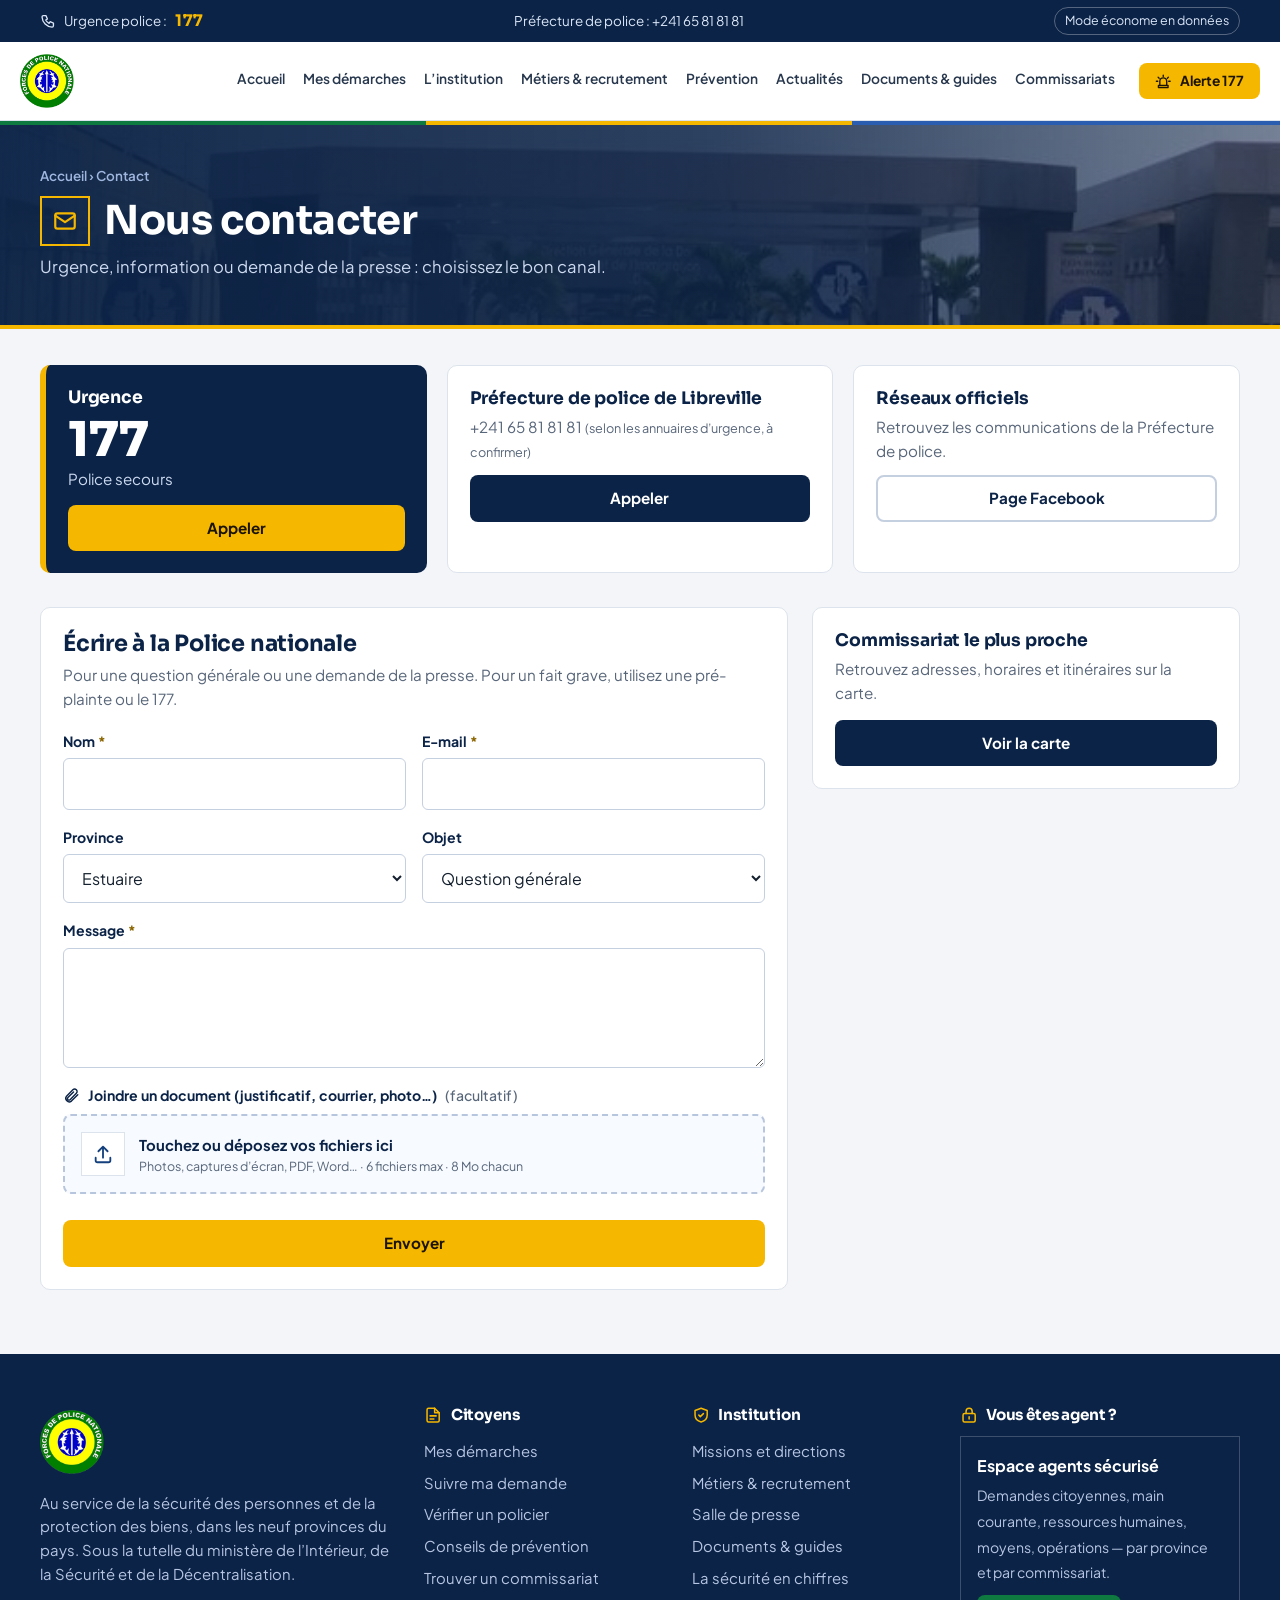
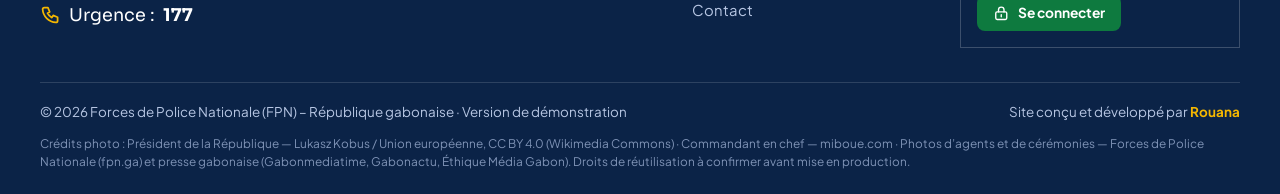
<file: contact.html>
<!doctype html>
<html lang="fr">
<head>
<meta charset="utf-8">
<meta name="viewport" content="width=device-width,initial-scale=1,viewport-fit=cover">
<title>Contact – Forces de Police Nationale (FPN)</title>
<meta name="theme-color" content="#0A1B33"><meta name="color-scheme" content="only light">
<link rel="icon" href="assets/img/favicon.png" type="image/png">
<link href="https://fonts.googleapis.com/css2?family=Plus+Jakarta+Sans:wght@400;500;600;700;800&family=Sora:wght@600;700;800&display=swap" rel="stylesheet">
<link rel="stylesheet" href="assets/css/site.css">
</head>
<body data-hero="dgdi-portail.jpg" data-page="contact" data-title="Contact">
<main>
<section class="phero"><div class="wrap"><div class="crumbs"><a href="index.html">Accueil</a> › Contact</div><h1><span class="ph-ic" data-i="mail"></span>Nous contacter</h1><p>Urgence, information ou demande de la presse : choisissez le bon canal.</p></div></section>
<section class="s" style="padding-top:36px"><div class="wrap">
 <div class="grid3" style="margin-bottom:34px">
  <div class="card" style="background:var(--navy);color:#fff;border:0;border-left:6px solid var(--gold)"><h3 style="color:#fff">Urgence</h3><div style="font-family:var(--head);font-size:3rem;font-weight:800;line-height:1.1">177</div><p style="color:#cddaf0;margin-bottom:14px">Police secours</p><a class="btn red block" href="tel:177">Appeler</a></div>
  <div class="card"><h3>Préfecture de police de Libreville</h3><p style="margin-bottom:12px">+241 65 81 81 81 <small>(selon les annuaires d’urgence, à confirmer)</small></p><a class="btn navy block" href="tel:+24165818181">Appeler</a></div>
  <div class="card"><h3>Réseaux officiels</h3><p style="margin-bottom:12px">Retrouvez les communications de la Préfecture de police.</p><a class="btn line block" target="_blank" rel="noopener" href="https://www.facebook.com/pplibreville/">Page Facebook</a></div>
 </div>
 <div class="split">
  <div class="card" id="box"><h2 style="font-size:1.4rem">Écrire à la Police nationale</h2><p style="color:var(--muted);margin:6px 0 18px">Pour une question générale ou une demande de la presse. Pour un fait grave, utilisez une pré-plainte ou le 177.</p>
   <form class="form" id="f"><div class="row2"><div class="fld"><label>Nom <i>*</i></label><input name="nom" required></div><div class="fld"><label>E-mail <i>*</i></label><input name="email" type="email" required></div></div><div class="row2"><div class="fld"><label>Province</label><select name="province" id="cp"></select></div><div class="fld"><label>Objet</label><select name="subject"><option>Question générale</option><option>Presse</option><option>Suggestion</option><option>Réclamation</option></select></div></div><div class="fld"><label>Message <i>*</i></label><textarea name="description" required></textarea></div><div data-attach data-label="Joindre un document (justificatif, courrier, photo…)"></div><button class="btn red block">Envoyer</button></form></div>
  <div class="card"><h3>Commissariat le plus proche</h3><p style="margin-bottom:14px">Retrouvez adresses, horaires et itinéraires sur la carte.</p><a class="btn navy block" href="commissariats.html">Voir la carte</a></div>
 </div>
</div></section>
</main>
<script src="assets/js/store.js"></script>
<script src="assets/js/layout.js"></script>
<script>
const cp=document.getElementById('cp');cp.innerHTML='<option value="estuaire">Estuaire</option>'+FPN.PROVINCES.filter(p=>p.id!=='estuaire').map(p=>`<option value="${p.id}">${p.nom}</option>`).join('');
initAttach();
document.getElementById('f').onsubmit=async e=>{e.preventDefault();const f=e.target;if(!f.reportValidity())return;const d=Object.fromEntries(new FormData(f).entries());
 const files=await f.querySelector('[data-attach]')._att.read();const com=FPN.commissariatsOf(d.province)[0].id;
 const r=FPN.addRequest('message',{subject:d.subject,commissariat:com,files,details:d,contact:{nom:d.nom,tel:'',email:d.email}});
 document.getElementById('box').innerHTML='<div class="done"><div class="ok">'+icon('check')+'</div><h2>Message envoyé</h2><p style="color:var(--muted)">Merci. Nous reviendrons vers vous. Votre numéro de référence :</p><div class="numb">'+r.id+'</div><p style="font-size:.85rem;color:var(--muted)">Démonstration : le message est visible dans l’espace agents.</p></div>'};
</script>
</body>
</html>
</file>
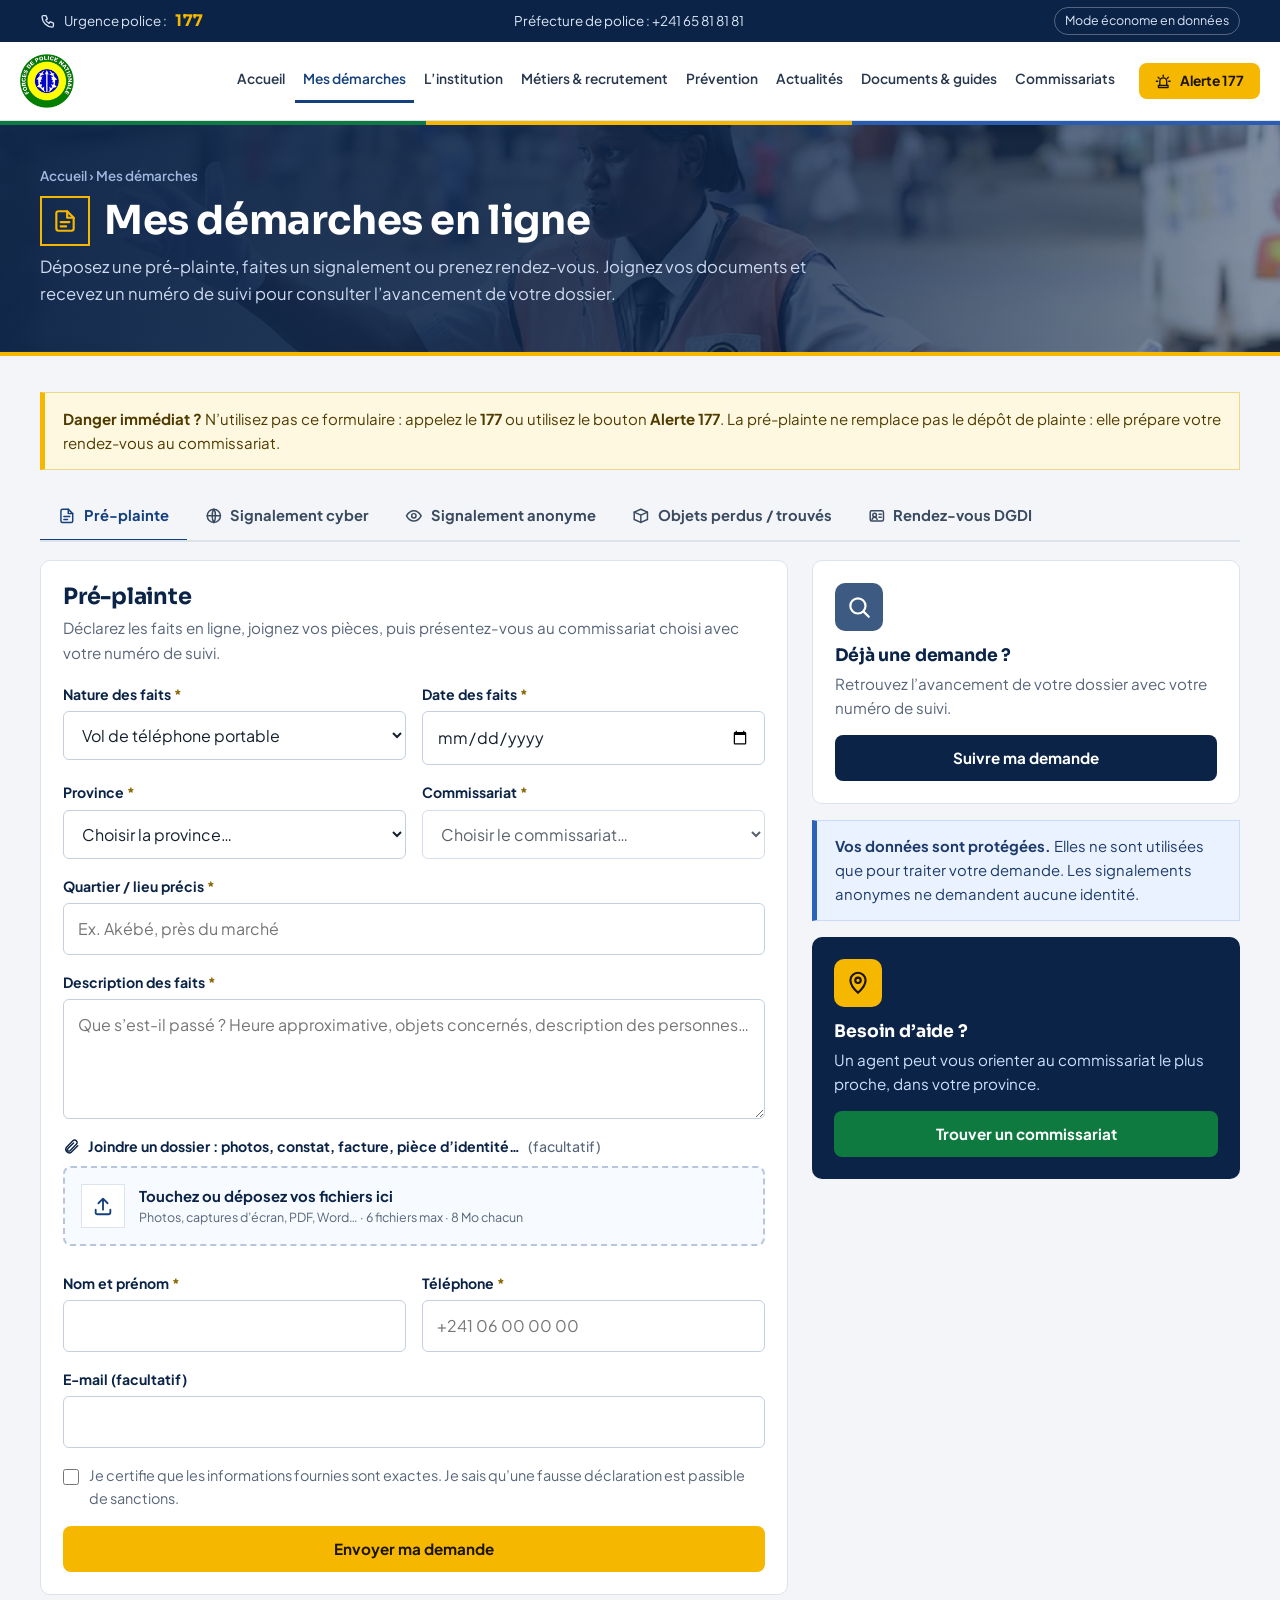
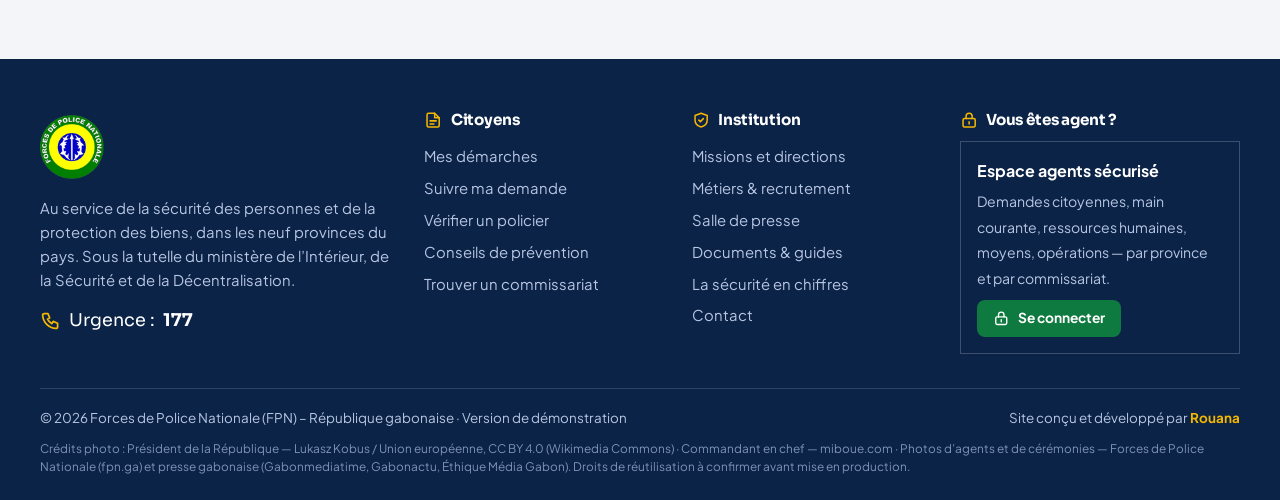
<file: demarches.html>
<!doctype html>
<html lang="fr">
<head>
<meta charset="utf-8">
<meta name="viewport" content="width=device-width,initial-scale=1,viewport-fit=cover">
<title>Mes démarches – Forces de Police Nationale (FPN)</title>
<meta name="theme-color" content="#0A1B33"><meta name="color-scheme" content="only light">
<link rel="icon" href="assets/img/favicon.png" type="image/png">
<link href="https://fonts.googleapis.com/css2?family=Plus+Jakarta+Sans:wght@400;500;600;700;800&family=Sora:wght@600;700;800&display=swap" rel="stylesheet">
<link rel="stylesheet" href="assets/css/site.css">
</head>
<body data-hero="police-route.jpg" data-page="demarches" data-title="Mes démarches">
<main>
<section class="phero"><div class="wrap"><div class="crumbs"><a href="index.html">Accueil</a> › Mes démarches</div><h1><span class="ph-ic" data-i="file"></span>Mes démarches en ligne</h1><p>Déposez une pré-plainte, faites un signalement ou prenez rendez-vous. Joignez vos documents et recevez un numéro de suivi pour consulter l’avancement de votre dossier.</p></div></section>
<section class="s" style="padding-top:36px">
<div class="wrap">
<div class="warn" style="margin-bottom:22px"><b>Danger immédiat ?</b> N’utilisez pas ce formulaire : appelez le <a href="tel:177"><b>177</b></a> ou utilisez le bouton <b>Alerte 177</b>. La pré-plainte ne remplace pas le dépôt de plainte : elle prépare votre rendez-vous au commissariat.</div>
<div class="tabs" id="tabs" role="tablist"></div>
<div class="split">
 <div class="card" id="panels"></div>
 <aside style="display:grid;gap:16px">
  <div class="card"><div class="ib c6" data-i="search"></div><h3>Déjà une demande ?</h3><p style="margin-bottom:14px">Retrouvez l’avancement de votre dossier avec votre numéro de suivi.</p><a class="btn navy block" href="suivi.html">Suivre ma demande</a></div>
  <div class="info"><b>Vos données sont protégées.</b> Elles ne sont utilisées que pour traiter votre demande. Les signalements anonymes ne demandent aucune identité.</div>
  <div class="card" style="background:var(--navy);color:#cfe0ff;border:0"><div class="ib c3" data-i="map"></div><h3 style="color:#fff">Besoin d’aide ?</h3><p style="color:#cfe0ff;margin-bottom:14px">Un agent peut vous orienter au commissariat le plus proche, dans votre province.</p><a class="btn gold block" href="commissariats.html">Trouver un commissariat</a></div>
 </aside>
</div>
</div></section>
</main>
<script src="assets/js/store.js"></script>
<script src="assets/js/layout.js"></script>
<script>
const where=`<div class="row2"><div class="fld"><label>Province <i>*</i></label><select name="province" data-p required></select></div><div class="fld"><label>Commissariat <i>*</i></label><select name="commissariat" data-c required></select></div></div>`;
const contact=`<div class="row2"><div class="fld"><label>Nom et prénom <i>*</i></label><input name="nom" required autocomplete="name"></div><div class="fld"><label>Téléphone <i>*</i></label><input name="tel" type="tel" inputmode="tel" required placeholder="+241 06 00 00 00" autocomplete="tel"></div></div><div class="fld"><label>E-mail (facultatif)</label><input name="email" type="email" autocomplete="email"></div>`;
const consent=`<label class="chk"><input type="checkbox" required> Je certifie que les informations fournies sont exactes. Je sais qu’une fausse déclaration est passible de sanctions.</label>`;
const att=(l,c)=>`<div data-attach data-label="${l}" ${c?'data-camera':''}></div>`;
const F={
 preplainte:{t:'Pré-plainte',i:'file',h:'Déclarez les faits en ligne, joignez vos pièces, puis présentez-vous au commissariat choisi avec votre numéro de suivi.',f:`
  <div class="row2"><div class="fld"><label>Nature des faits <i>*</i></label><select name="subject" required><option>Vol de téléphone portable</option><option>Vol à l’arraché</option><option>Cambriolage de domicile</option><option>Vol de véhicule / moto</option><option>Perte de documents</option><option>Dégradation de biens</option><option>Autre</option></select></div><div class="fld"><label>Date des faits <i>*</i></label><input type="date" name="date" required></div></div>
  ${where}<div class="fld"><label>Quartier / lieu précis <i>*</i></label><input name="quartier" required placeholder="Ex. Akébé, près du marché"></div>
  <div class="fld"><label>Description des faits <i>*</i></label><textarea name="description" required placeholder="Que s’est-il passé ? Heure approximative, objets concernés, description des personnes…"></textarea></div>
  ${att('Joindre un dossier : photos, constat, facture, pièce d’identité…',true)}${contact}${consent}`},
 cyber:{t:'Signalement cyber',i:'globe',h:'Arnaque Mobile Money, usurpation de compte, chantage sur les réseaux sociaux, faux site de vente.',f:`
  <div class="row2"><div class="fld"><label>Type d’infraction <i>*</i></label><select name="subject" required><option>Arnaque Mobile Money</option><option>Usurpation de compte / d’identité</option><option>Chantage ou menaces en ligne</option><option>Faux site ou fausse annonce</option><option>Harcèlement en ligne</option><option>Autre</option></select></div><div class="fld"><label>Plateforme concernée</label><select name="plateforme"><option>Facebook</option><option>WhatsApp</option><option>TikTok</option><option>Instagram</option><option>SMS / appel</option><option>Autre</option></select></div></div>
  <div class="row2"><div class="fld"><label>Montant perdu (FCFA), si concerné</label><input name="montant" inputmode="numeric"></div><div class="fld"><label>Numéro ou profil de l’auteur</label><input name="auteur" placeholder="Numéro, lien du profil…"></div></div>
  ${where}
  <div class="fld"><label>Que s’est-il passé ? <i>*</i></label><textarea name="description" required></textarea></div>
  ${att('Joindre vos preuves : captures d’écran, messages, reçus de transfert…')}${contact}${consent}`},
 anonyme:{t:'Signalement anonyme',i:'eye',h:'Trafic, zone d’insécurité, éclairage défaillant : aucune identité n’est demandée.',f:`
  <div class="row2"><div class="fld"><label>Objet du signalement <i>*</i></label><select name="subject" required><option>Trafic ou consommation de drogue</option><option>Zone d’insécurité</option><option>Éclairage public défaillant</option><option>Véhicule abandonné</option><option>Comportement suspect</option><option>Autre</option></select></div><div class="fld"><label>Quartier <i>*</i></label><input name="quartier" required></div></div>
  ${where}
  <div class="fld"><label>Description <i>*</i></label><textarea name="description" required placeholder="Lieu précis, horaires, éléments utiles…"></textarea></div>
  ${att('Joindre une photo ou une vidéo',true)}<input type="hidden" name="anon" value="1">
  <div class="info">Aucune donnée personnelle n’est enregistrée. Conservez simplement le numéro de suivi.</div>`},
 objet:{t:'Objets perdus / trouvés',i:'box',h:'Déclarez un objet perdu ou signalez un objet trouvé.',f:`
  <div class="row2"><div class="fld"><label>Je… <i>*</i></label><select name="sens" required><option>J’ai perdu un objet</option><option>J’ai trouvé un objet</option></select></div><div class="fld"><label>Type d’objet <i>*</i></label><select name="subject" required><option>Pièce d’identité</option><option>Téléphone</option><option>Portefeuille / sac</option><option>Clés</option><option>Autre</option></select></div></div>
  ${where}<div class="fld"><label>Lieu <i>*</i></label><input name="quartier" required></div>
  <div class="fld"><label>Description <i>*</i></label><textarea name="description" required placeholder="Couleur, marque, signes particuliers…"></textarea></div>
  ${att('Joindre une photo de l’objet ou un justificatif',true)}${contact}${consent}`},
 rdv:{t:'Rendez-vous DGDI',i:'id',h:'Passeport, carte de séjour, visa : choisissez votre créneau et joignez vos justificatifs.',f:`
  <div class="row2"><div class="fld"><label>Démarche <i>*</i></label><select name="subject" required><option>Renouvellement de passeport</option><option>Première demande de passeport</option><option>Carte de séjour</option><option>Demande de visa</option><option>Carte d’identité</option></select></div><div class="fld"><label>Date souhaitée <i>*</i></label><input type="date" name="date" required></div></div>
  <div class="fld"><label>Créneau</label><select name="creneau"><option>Matin (7 h 30 – 11 h)</option><option>Après-midi (12 h – 15 h)</option></select></div><input type="hidden" name="commissariat" value="dgdi">
  ${att('Joindre vos justificatifs : ancienne pièce, acte de naissance, photo…')}${contact}${consent}`}
};
const keys=Object.keys(F);
document.getElementById('tabs').innerHTML=keys.map(k=>`<button role="tab" data-k="${k}">${icon(F[k].i)} ${F[k].t}</button>`).join('');
document.getElementById('panels').innerHTML=keys.map(k=>`<div class="panel" id="p-${k}"><h2 style="font-size:1.4rem">${F[k].t}</h2><p style="color:var(--muted);margin:6px 0 18px">${F[k].h}</p><form class="form" data-k="${k}" novalidate>${F[k].f}<button class="btn red block" type="submit">Envoyer ma demande</button></form></div>`).join('');
document.querySelectorAll('form[data-k]').forEach(f=>{const p=f.querySelector('[data-p]'),c=f.querySelector('[data-c]');if(p&&c)provinceSelects(p,c)});
initAttach();
function show(k){if(!F[k])k='preplainte';document.querySelectorAll('.panel').forEach(p=>p.classList.toggle('on',p.id==='p-'+k));document.querySelectorAll('#tabs button').forEach(b=>b.classList.toggle('on',b.dataset.k===k))}
document.getElementById('tabs').onclick=e=>{const b=e.target.closest('button');if(b){show(b.dataset.k);history.replaceState(null,'','#'+b.dataset.k)}};
show(location.hash.slice(1));window.onhashchange=()=>show(location.hash.slice(1));
const today=new Date().toISOString().slice(0,10);const pd=document.querySelector('form[data-k=preplainte] input[name=date]');if(pd)pd.max=today;
document.querySelectorAll('form[data-k]').forEach(f=>f.addEventListener('submit',async e=>{
  e.preventDefault();if(!f.reportValidity())return;
  const btn=f.querySelector('button[type=submit]');btn.disabled=true;btn.textContent='Envoi en cours…';
  const fd=Object.fromEntries(new FormData(f).entries());delete fd.photo;const k=f.dataset.k;
  const files=await f.querySelector('[data-attach]')._att.read();
  const r=FPN.addRequest(k,{subject:fd.subject,commissariat:fd.commissariat||'lbv1',files,details:fd,contact:fd.anon?{nom:'Anonyme',tel:'',email:''}:{nom:fd.nom,tel:fd.tel,email:fd.email}});
  f.closest('.panel').innerHTML=`<div class="done"><div class="ok">${icon('check')}</div><h2>Demande enregistrée</h2><p style="color:var(--muted)">${k==='anonyme'?'Votre signalement a été transmis de façon anonyme.':'Votre demande a été transmise à '+FPN.esc(FPN.commissariat(r.commissariat).nom)+' ('+FPN.province(r.province).nom+').'}${files.length?'<br>'+files.length+' pièce'+(files.length>1?'s':'')+' jointe'+(files.length>1?'s':'')+' transmise'+(files.length>1?'s':'')+'.':''}</p><div class="numb">${r.id}</div><p style="font-size:.92rem;color:var(--muted);margin-bottom:18px">Conservez ce numéro pour suivre votre dossier${k==='preplainte'?' et le présenter au commissariat':''}.</p><div style="display:flex;gap:10px;justify-content:center;flex-wrap:wrap"><a class="btn navy" href="suivi.html?n=${r.id}">Suivre ma demande</a><a class="btn line" href="demarches.html">Nouvelle démarche</a></div></div>`;
  window.scrollTo({top:0,behavior:'smooth'});
}));
</script>
</body>
</html>
</file>
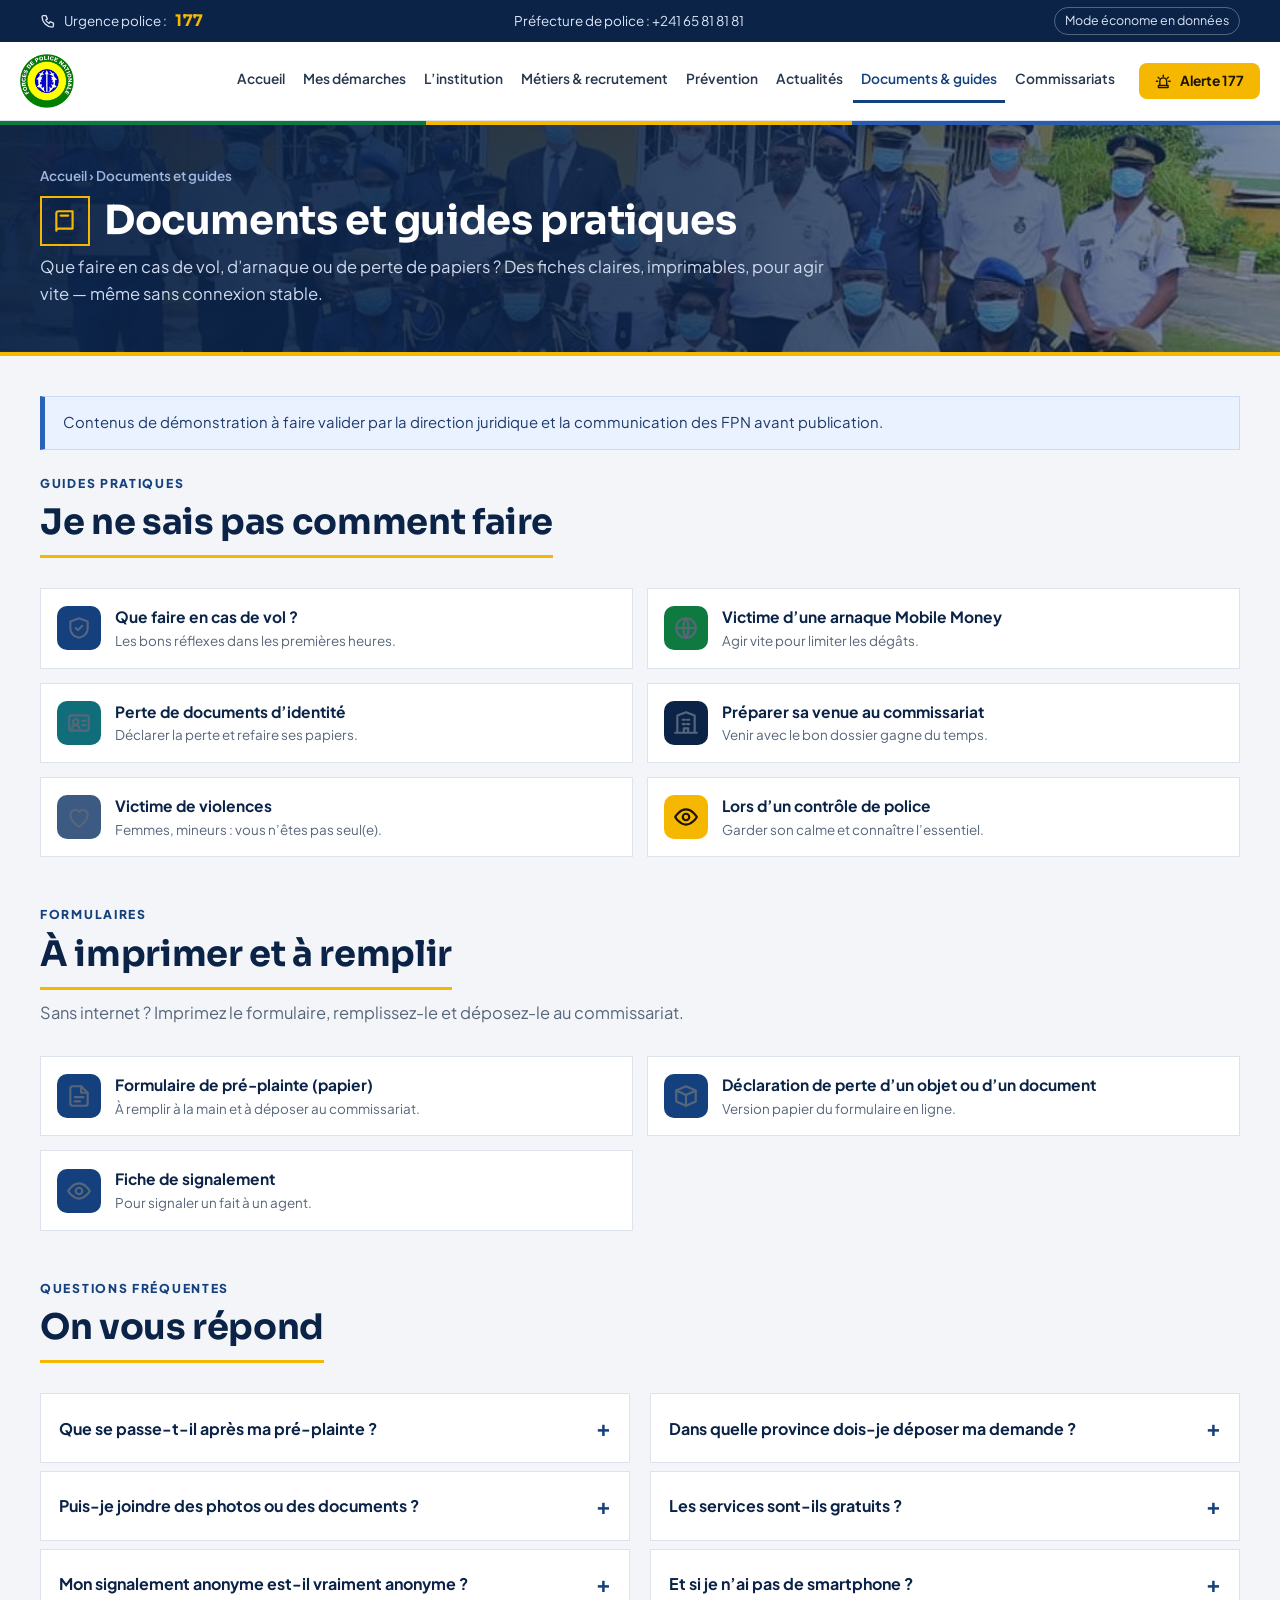
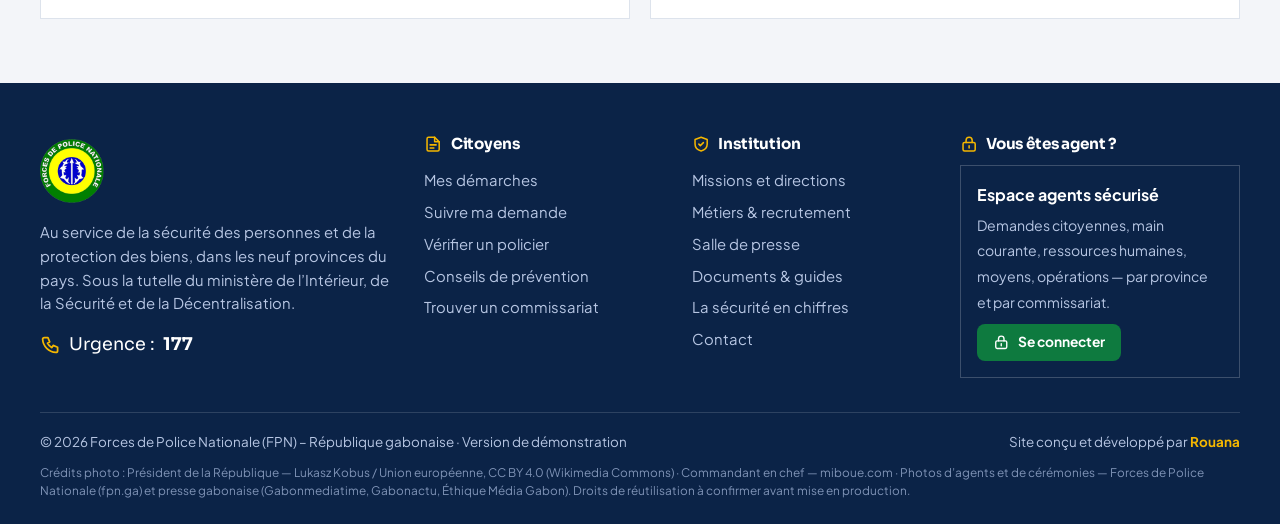
<file: documents.html>
<!doctype html>
<html lang="fr">
<head>
<meta charset="utf-8">
<meta name="viewport" content="width=device-width,initial-scale=1,viewport-fit=cover">
<title>Documents et guides – Forces de Police Nationale (FPN)</title>
<meta name="theme-color" content="#0B2347"><meta name="color-scheme" content="only light">
<link rel="icon" href="assets/img/favicon.png" type="image/png">
<link href="https://fonts.googleapis.com/css2?family=Plus+Jakarta+Sans:wght@400;500;600;700;800&family=Sora:wght@600;700;800&display=swap" rel="stylesheet">
<link rel="stylesheet" href="assets/css/site.css">
</head>
<body data-hero="remise-attestations.jpg" data-page="documents" data-title="Documents et guides">
<main>
<section class="phero"><div class="wrap"><div class="crumbs"><a href="index.html">Accueil</a> › Documents et guides</div><h1><span class="ph-ic" data-i="book"></span>Documents et guides pratiques</h1><p>Que faire en cas de vol, d’arnaque ou de perte de papiers ? Des fiches claires, imprimables, pour agir vite — même sans connexion stable.</p></div></section>

<section class="s" style="padding-top:40px"><div class="wrap">
 <div class="info" style="margin-bottom:24px">Contenus de démonstration à faire valider par la direction juridique et la communication des FPN avant publication.</div>
 <div class="sh"><span class="tag">Guides pratiques</span><h2>Je ne sais pas comment faire</h2></div>
 <div class="docs" id="guides"></div>

 <div class="sh" style="margin-top:48px"><span class="tag">Formulaires</span><h2>À imprimer et à remplir</h2><p>Sans internet ? Imprimez le formulaire, remplissez-le et déposez-le au commissariat.</p></div>
 <div class="docs" id="forms"></div>

 <div class="sh" style="margin-top:48px" id="faq"><span class="tag">Questions fréquentes</span><h2>On vous répond</h2></div>
 <div class="grid2" style="align-items:start" id="faqs"></div>
</div></section>
</main>
<div class="modal" id="m"><div class="mbox lg art"><button class="x" aria-label="Fermer">×</button><div id="mc"></div></div></div>
<script src="assets/js/store.js"></script>
<script src="assets/js/layout.js"></script>
<script>
const G=[
 {id:'vol',i:'shield',c:'c1',t:'Que faire en cas de vol ?',d:'Les bons réflexes dans les premières heures.',steps:['Mettez-vous en sécurité. En cas de danger immédiat, appelez le <b>177</b>.','Ne touchez à rien sur les lieux si un cambriolage a eu lieu, pour préserver les traces.','Faites opposition sans attendre : bloquez la carte SIM et le compte Mobile Money auprès de votre opérateur, bloquez vos cartes bancaires.','Déposez une <a href="demarches.html#preplainte" style="color:var(--blue);font-weight:700">pré-plainte en ligne</a> avec photos et factures, puis rendez-vous au commissariat choisi avec votre numéro de suivi.','Notez le numéro de série (IMEI) de votre téléphone s’il s’agit d’un vol de téléphone.'],pieces:['Pièce d’identité','Facture, boîte ou capture d’écran prouvant la propriété','Numéro de série / IMEI','Photos des dégâts le cas échéant']},
 {id:'arnaque',i:'globe',c:'c2',t:'Victime d’une arnaque Mobile Money',d:'Agir vite pour limiter les dégâts.',steps:['Ne communiquez jamais votre code PIN, ni par appel, ni par SMS.','Contactez immédiatement votre opérateur pour signaler la transaction frauduleuse.','Conservez les captures d’écran, SMS, reçus de transfert et le numéro de l’auteur.','Faites un <a href="demarches.html#cyber" style="color:var(--blue);font-weight:700">signalement cyber</a> en joignant vos preuves.','Ne répondez plus à l’escroc et ne payez jamais pour « récupérer » votre argent.'],pieces:['Captures d’écran des échanges','Reçus ou références de transaction','Numéro ou profil de l’auteur']},
 {id:'papiers',i:'id',c:'c5',t:'Perte de documents d’identité',d:'Déclarer la perte et refaire ses papiers.',steps:['Déclarez la perte dans la rubrique <a href="demarches.html#objet" style="color:var(--blue);font-weight:700">objets perdus</a> pour obtenir un récépissé de déclaration.','Rapprochez-vous des services concernés avec ce récépissé (la DGDI pour les passeports et cartes de séjour).','Prenez <a href="demarches.html#rdv" style="color:var(--blue);font-weight:700">rendez-vous en ligne</a> pour éviter les files d’attente.'],pieces:['Récépissé de déclaration de perte','Photocopie d’un ancien document si disponible','Photos d’identité']},
 {id:'commissariat',i:'building',c:'c4',t:'Préparer sa venue au commissariat',d:'Venir avec le bon dossier gagne du temps.',steps:['Choisissez votre commissariat par <a href="commissariats.html" style="color:var(--blue);font-weight:700">province</a> et vérifiez ses horaires.','Apportez votre numéro de suivi si vous avez fait une pré-plainte.','Apportez une pièce d’identité et les éléments joints à votre dossier.','Soyez précis : dates, heures, lieux, description des personnes.'],pieces:['Numéro de suivi','Pièce d’identité','Preuves (photos, messages, factures)']},
 {id:'violences',i:'heart',c:'c6',t:'Victime de violences',d:'Femmes, mineurs : vous n’êtes pas seul(e).',steps:['En cas de danger immédiat, appelez le <b>177</b> ou utilisez l’Alerte 177.','Rendez-vous dans un lieu sûr (chez un proche, au commissariat le plus proche).','Faites constater vos blessures par un médecin et conservez le certificat.','Vous pouvez faire un signalement discret ; le suivi est confidentiel.'],pieces:['Certificat médical','Photos, messages, témoignages']},
 {id:'controle',i:'eye',c:'c3',t:'Lors d’un contrôle de police',d:'Garder son calme et connaître l’essentiel.',steps:['Restez calme et courtois. Présentez vos papiers si on vous les demande.','Vous pouvez demander à voir la carte professionnelle de l’agent et la vérifier sur le site.','Un policier authentique ne demande jamais d’argent pour « régler » une situation.','Si vous avez un doute ou subissez un abus, notez le lieu, l’heure et le nom ou le matricule, puis signalez-le.'],pieces:[]}
];
const FORMS=[{id:'f-plainte',t:'Formulaire de pré-plainte (papier)',d:'À remplir à la main et à déposer au commissariat.',i:'file'},{id:'f-objet',t:'Déclaration de perte d’un objet ou d’un document',d:'Version papier du formulaire en ligne.',i:'box'},{id:'f-signal',t:'Fiche de signalement',d:'Pour signaler un fait à un agent.',i:'eye'}];
const FAQ=[['Que se passe-t-il après ma pré-plainte ?','Elle est transmise au commissariat que vous avez choisi. Vous suivez les étapes avec votre numéro : reçue, transmise, en cours, clôturée.'],['Puis-je joindre des photos ou des documents ?','Oui, à toutes les démarches : photos, captures d’écran, PDF, justificatifs.'],['Mon signalement anonyme est-il vraiment anonyme ?','Oui : aucune identité n’est demandée. Conservez le numéro de suivi pour consulter la réponse.'],['Dans quelle province dois-je déposer ma demande ?','Choisissez la province où les faits ont eu lieu ou celle de votre domicile, puis le commissariat le plus proche.'],['Les services sont-ils gratuits ?','Les démarches en ligne de cette plateforme sont gratuites. Les frais officiels éventuels (documents d’identité) sont ceux fixés par l’administration.'],['Et si je n’ai pas de smartphone ?','Rendez-vous au commissariat : un agent peut enregistrer votre démarche. Les canaux SMS et WhatsApp sont prévus.']];
const tile=(x,type)=>`<button class="doc" data-t="${type}" data-id="${x.id}"><span class="ib ${x.c||'c1'}">${icon(x.i)}</span><span><b>${x.t}</b><span>${x.d}</span></span></button>`;
document.getElementById('guides').innerHTML=G.map(g=>tile(g,'g')).join('');
document.getElementById('forms').innerHTML=FORMS.map(f=>tile(f,'f')).join('');
document.getElementById('faqs').innerHTML=[FAQ.slice(0,3),FAQ.slice(3)].map(c=>'<div>'+c.map(q=>`<div class="acc"><button>${q[0]}</button><div class="b">${q[1]}</div></div>`).join('')+'</div>').join('');
document.querySelectorAll('.acc button').forEach(b=>b.onclick=()=>b.parentElement.classList.toggle('open'));
const M=document.getElementById('m');
const prn=`<div class="noprint" style="margin-top:18px;display:flex;gap:10px;flex-wrap:wrap"><button class="btn navy" onclick="document.body.classList.add('pm');window.print();setTimeout(()=>document.body.classList.remove('pm'),500)">${icon('printer')} Imprimer</button><a class="btn line" href="demarches.html">Faire la démarche en ligne</a></div>`;
function lines(n){return Array.from({length:n},()=>'<div class="pf"></div>').join('')}
function open(type,id){
  let h='';
  if(type==='g'){const g=G.find(x=>x.id===id);h=`<h2>${g.t}</h2><p>${g.d}</p><ol style="margin:14px 0 14px 22px;color:#33445c;display:grid;gap:8px">${g.steps.map(s=>`<li>${s}</li>`).join('')}</ol>${g.pieces.length?`<h4 style="margin-top:14px">Pièces utiles</h4><ul>${g.pieces.map(p=>`<li>${p}</li>`).join('')}</ul>`:''}<div class="warn" style="margin-top:14px">En cas de danger immédiat, appelez le <b>177</b>.</div>${prn}`}
  else{const f=FORMS.find(x=>x.id===id);h=`<h2>${f.t}</h2><p style="color:var(--muted)">Forces de Police Nationale — République gabonaise · Commissariat : ____________________</p><div style="margin-top:14px"><b>Nom et prénom</b>${lines(1)}<b>Date de naissance et téléphone</b>${lines(1)}<b>Adresse / quartier</b>${lines(1)}<b>Date, heure et lieu des faits</b>${lines(1)}<b>Description des faits</b>${lines(6)}<b>Personnes ou témoins éventuels</b>${lines(2)}<p style="margin-top:14px;font-size:.85rem;color:var(--muted)">Je certifie l’exactitude des informations ci-dessus. Date et signature : ________________</p></div>${prn}`}
  document.getElementById('mc').innerHTML=h;M.classList.add('on');
}
document.querySelectorAll('.doc').forEach(b=>b.onclick=()=>open(b.dataset.t,b.dataset.id));
M.querySelector('.x').onclick=()=>M.classList.remove('on');M.onclick=e=>{if(e.target===M)M.classList.remove('on')};
</script>
</body>
</html>
</file>
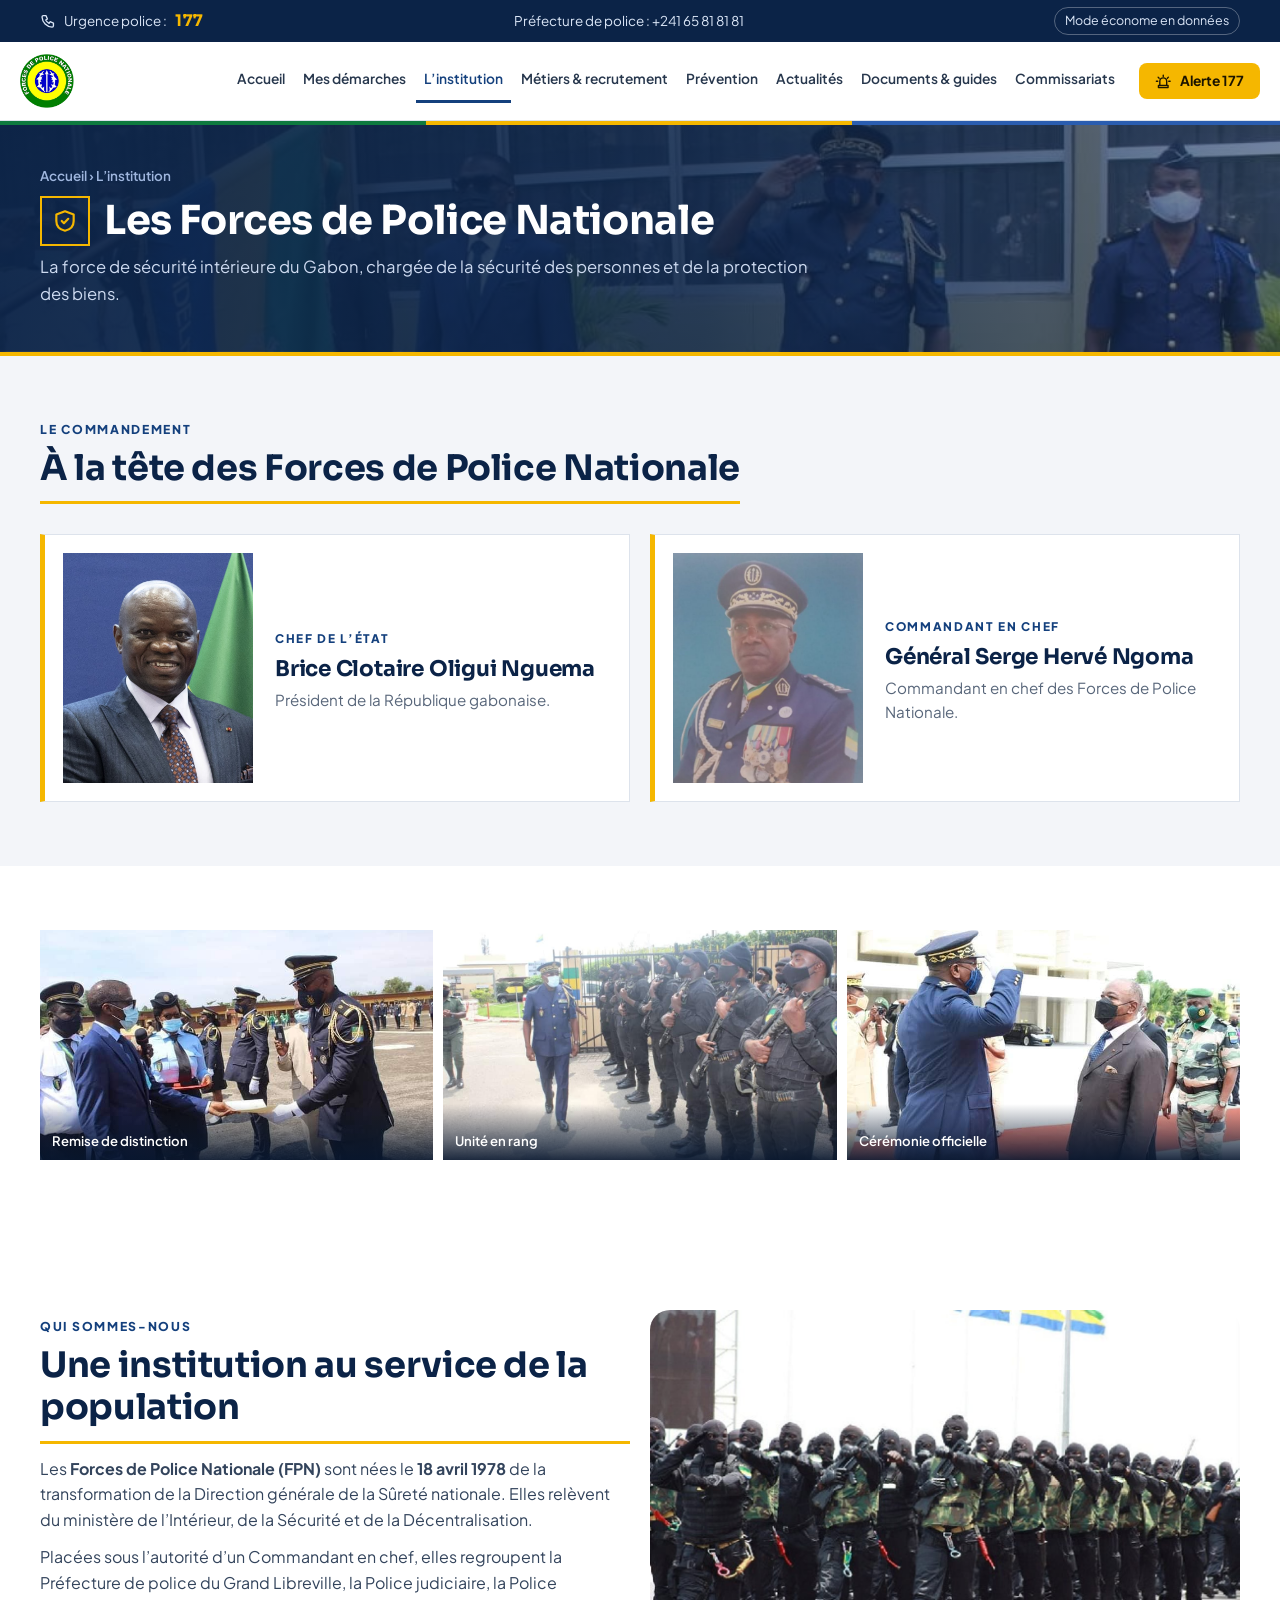
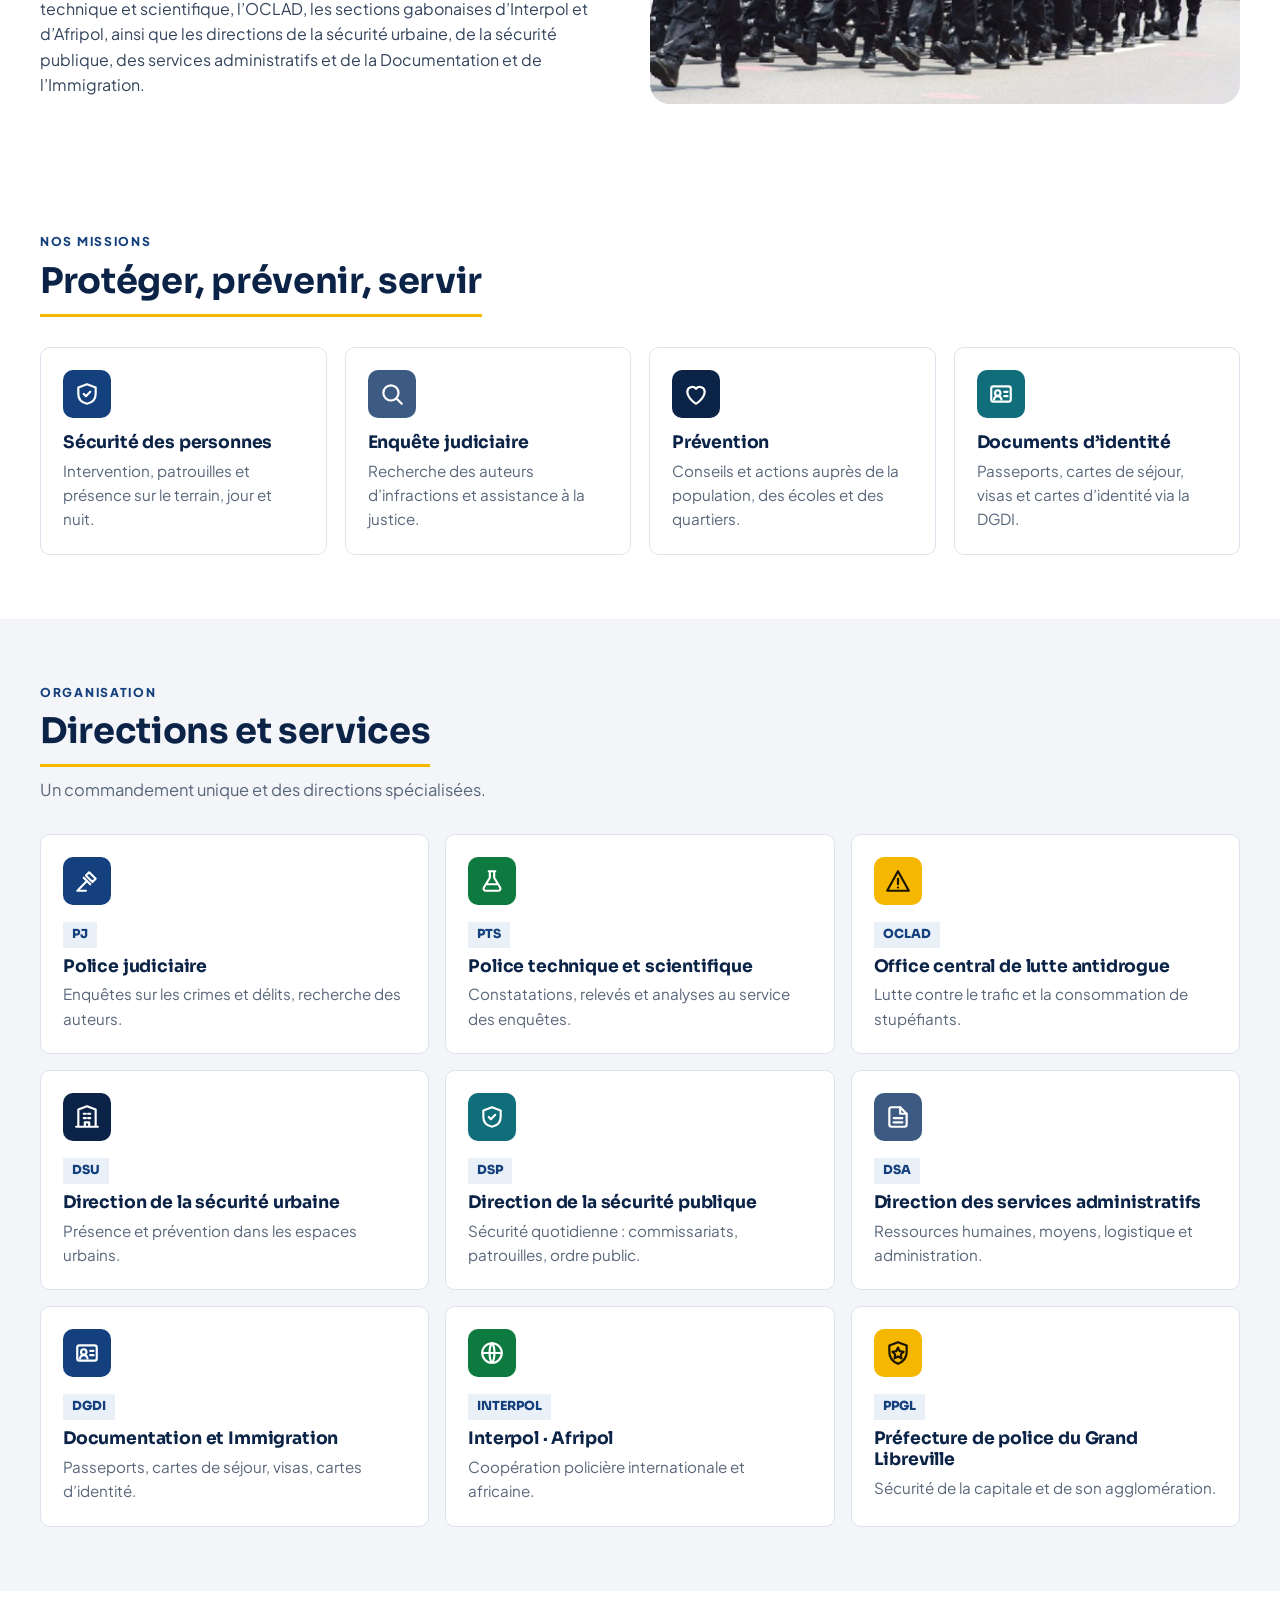
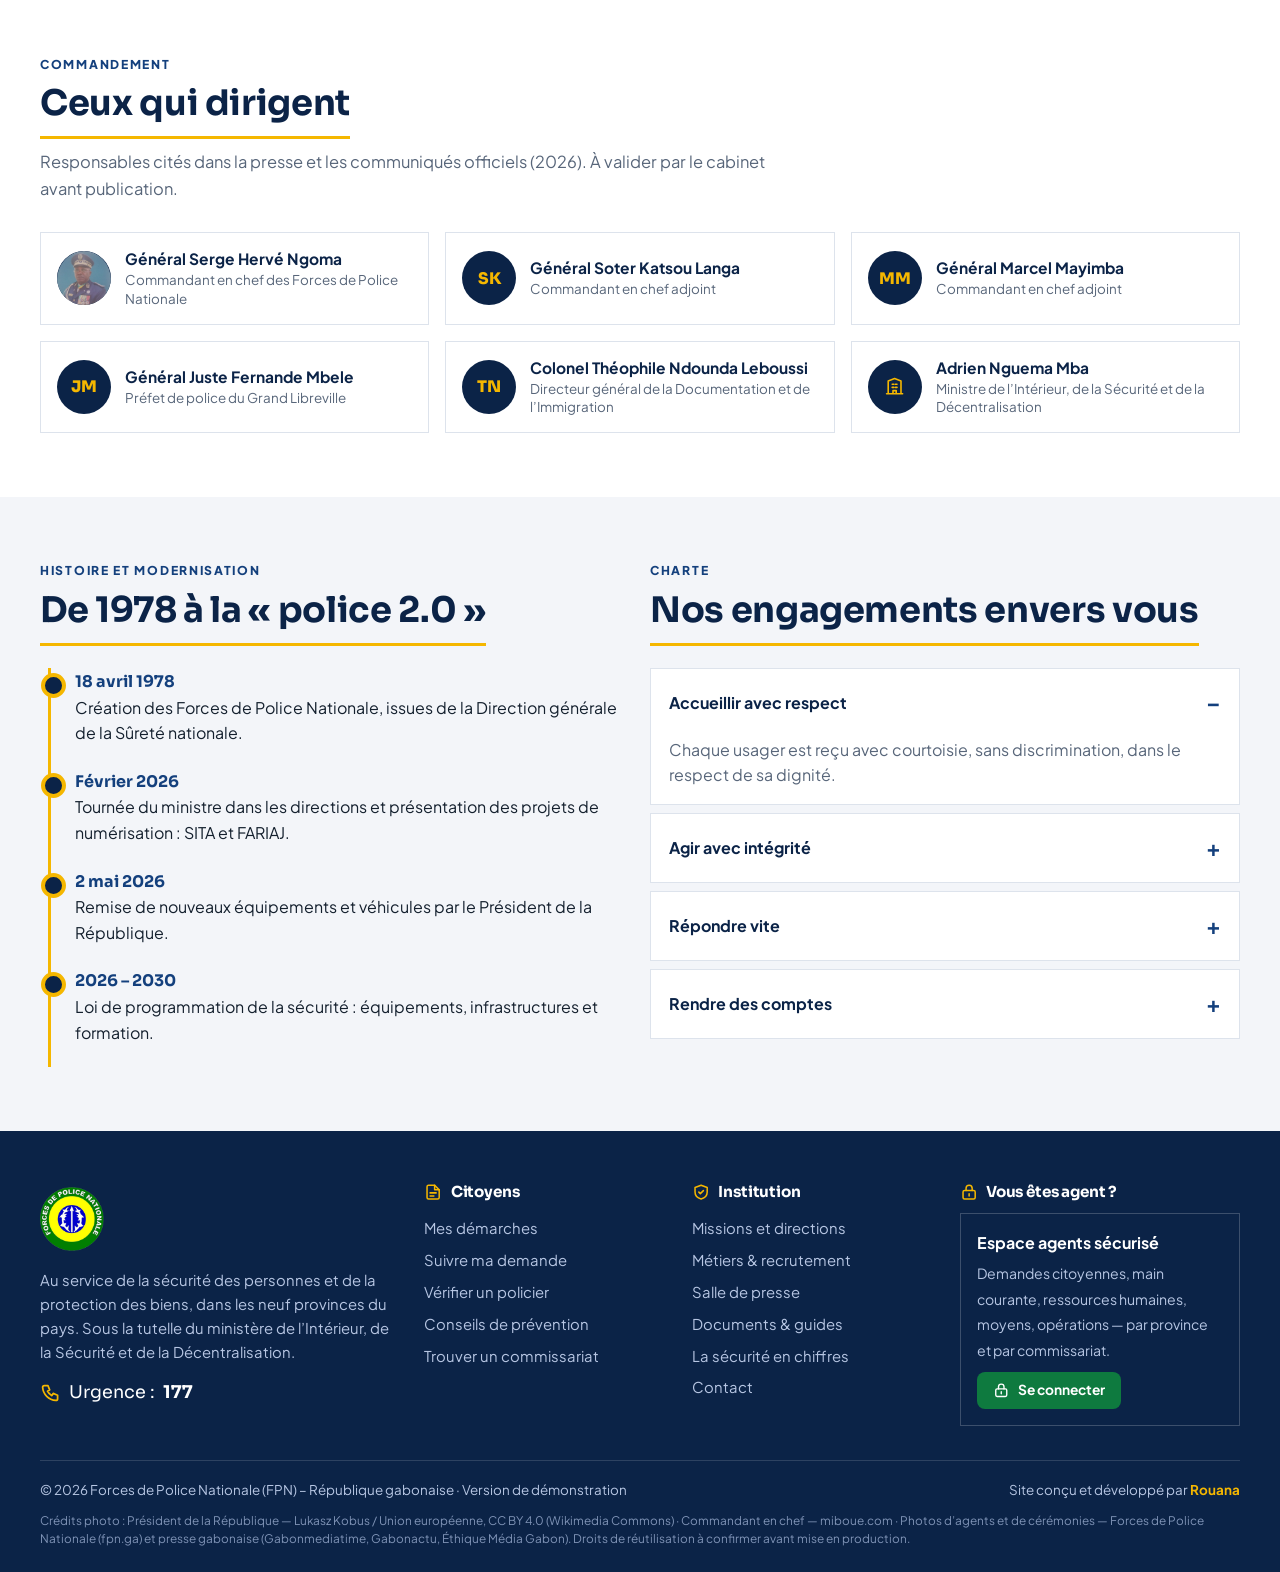
<file: institution.html>
<!doctype html>
<html lang="fr">
<head>
<meta charset="utf-8">
<meta name="viewport" content="width=device-width,initial-scale=1,viewport-fit=cover">
<title>L’institution – Forces de Police Nationale (FPN)</title>
<meta name="theme-color" content="#0A1B33"><meta name="color-scheme" content="only light">
<link rel="icon" href="assets/img/favicon.png" type="image/png">
<link href="https://fonts.googleapis.com/css2?family=Plus+Jakarta+Sans:wght@400;500;600;700;800&family=Sora:wght@600;700;800&display=swap" rel="stylesheet">
<link rel="stylesheet" href="assets/css/site.css">
</head>
<body data-hero="ceremonie-drapeau.jpg" data-page="institution" data-title="L’institution">
<main>
<section class="phero"><div class="wrap"><div><div class="crumbs"><a href="index.html">Accueil</a> › L’institution</div><h1><span class="ph-ic" data-i="shield"></span>Les Forces de Police Nationale</h1><p>La force de sécurité intérieure du Gabon, chargée de la sécurité des personnes et de la protection des biens.</p></div></div></section>

<section class="s"><div class="wrap"><div class="sh"><span class="tag">Le commandement</span><h2>À la tête des Forces de Police Nationale</h2></div><div class="ldr-cards"><div class="ldr"><div class="arch"><img src="assets/img/president.jpg" alt="Brice Clotaire Oligui Nguema" style="object-position:center 20%"></div><div><em>Chef de l’État</em><h3>Brice Clotaire Oligui Nguema</h3><p>Président de la République gabonaise.</p></div></div><div class="ldr"><div class="arch"><img src="assets/img/commandant.jpg" alt="Général Serge Hervé Ngoma" style="object-position:center 8%"></div><div><em>Commandant en chef</em><h3>Général Serge Hervé Ngoma</h3><p>Commandant en chef des Forces de Police Nationale.</p></div></div></div></div></section>

<section class="s alt"><div class="wrap"><div class="pstrip"><figure><img src="assets/img/remise-distinction.jpg" alt="" style="object-position:center 20%"><figcaption>Remise de distinction</figcaption></figure><figure><img src="assets/img/rang-agents.jpg" alt=""><figcaption>Unité en rang</figcaption></figure><figure><img src="assets/img/general-salut.jpg" alt="" style="object-position:center 15%"><figcaption>Cérémonie officielle</figcaption></figure></div></div></section>

<section class="s alt">
 <div class="wrap grid2" style="align-items:center">
  <div class="reveal"><div class="sh" style="margin-bottom:12px"><span class="tag">Qui sommes-nous</span><h2>Une institution au service de la population</h2></div>
   <p style="color:#33445c;margin-bottom:12px">Les <b>Forces de Police Nationale (FPN)</b> sont nées le <b>18 avril 1978</b> de la transformation de la Direction générale de la Sûreté nationale. Elles relèvent du ministère de l’Intérieur, de la Sécurité et de la Décentralisation.</p>
   <p style="color:#33445c">Placées sous l’autorité d’un Commandant en chef, elles regroupent la Préfecture de police du Grand Libreville, la Police judiciaire, la Police technique et scientifique, l’OCLAD, les sections gabonaises d’Interpol et d’Afripol, ainsi que les directions de la sécurité urbaine, de la sécurité publique, des services administratifs et de la Documentation et de l’Immigration.</p></div>
  <div class="reveal"><img src="assets/img/defile.jpg" alt="Défilé des unités de la Police nationale" style="border-radius:20px;box-shadow:var(--shadow);width:100%"></div>
 </div>
</section>

<section class="s alt">
 <div class="wrap">
  <div class="sh reveal"><span class="tag">Nos missions</span><h2>Protéger, prévenir, servir</h2></div>
  <div class="grid4">
   <div class="card hv reveal"><div class="ib c1" data-i="shield"></div><h3>Sécurité des personnes</h3><p>Intervention, patrouilles et présence sur le terrain, jour et nuit.</p></div>
   <div class="card hv reveal"><div class="ib c6" data-i="search"></div><h3>Enquête judiciaire</h3><p>Recherche des auteurs d’infractions et assistance à la justice.</p></div>
   <div class="card hv reveal"><div class="ib c4" data-i="heart"></div><h3>Prévention</h3><p>Conseils et actions auprès de la population, des écoles et des quartiers.</p></div>
   <div class="card hv reveal"><div class="ib c5" data-i="id"></div><h3>Documents d’identité</h3><p>Passeports, cartes de séjour, visas et cartes d’identité via la DGDI.</p></div>
  </div>
 </div>
</section>

<section class="s">
 <div class="wrap">
  <div class="sh reveal"><span class="tag">Organisation</span><h2>Directions et services</h2><p>Un commandement unique et des directions spécialisées.</p></div>
  <div class="dir" id="dir"></div>
 </div>
</section>

<section class="s alt">
 <div class="wrap">
  <div class="sh reveal"><span class="tag">Commandement</span><h2>Ceux qui dirigent</h2><p>Responsables cités dans la presse et les communiqués officiels (2026). À valider par le cabinet avant publication.</p></div>
  <div class="people">
   <div class="person reveal"><div class="av"><img src="assets/img/commandant.jpg" alt="" style="width:100%;height:100%;object-fit:cover;object-position:center 10%;border-radius:50%"></div><div><b>Général Serge Hervé Ngoma</b><span>Commandant en chef des Forces de Police Nationale</span></div></div>
   <div class="person reveal"><div class="av">SK</div><div><b>Général Soter Katsou Langa</b><span>Commandant en chef adjoint</span></div></div>
   <div class="person reveal"><div class="av">MM</div><div><b>Général Marcel Mayimba</b><span>Commandant en chef adjoint</span></div></div>
   <div class="person reveal"><div class="av">JM</div><div><b>Général Juste Fernande Mbele</b><span>Préfet de police du Grand Libreville</span></div></div>
   <div class="person reveal"><div class="av">TN</div><div><b>Colonel Théophile Ndounda Leboussi</b><span>Directeur général de la Documentation et de l’Immigration</span></div></div>
   <div class="person reveal"><div class="av" data-i="building"></div><div><b>Adrien Nguema Mba</b><span>Ministre de l’Intérieur, de la Sécurité et de la Décentralisation</span></div></div>
  </div>
 </div>
</section>

<section class="s">
 <div class="wrap grid2" style="align-items:start">
  <div class="reveal"><div class="sh" style="margin-bottom:22px"><span class="tag">Histoire et modernisation</span><h2>De 1978 à la « police 2.0 »</h2></div>
   <div class="timeline-h">
    <div><b>18 avril 1978</b><br>Création des Forces de Police Nationale, issues de la Direction générale de la Sûreté nationale.</div>
    <div><b>Février 2026</b><br>Tournée du ministre dans les directions et présentation des projets de numérisation : SITA et FARIAJ.</div>
    <div><b>2 mai 2026</b><br>Remise de nouveaux équipements et véhicules par le Président de la République.</div>
    <div><b>2026 – 2030</b><br>Loi de programmation de la sécurité : équipements, infrastructures et formation.</div>
   </div></div>
  <div class="reveal"><div class="sh" style="margin-bottom:22px"><span class="tag">Charte</span><h2>Nos engagements envers vous</h2></div>
   <div class="acc open"><button>Accueillir avec respect</button><div class="b">Chaque usager est reçu avec courtoisie, sans discrimination, dans le respect de sa dignité.</div></div>
   <div class="acc"><button>Agir avec intégrité</button><div class="b">Aucun service n’est payant en dehors des frais officiels. Tout manquement peut être signalé.</div></div>
   <div class="acc"><button>Répondre vite</button><div class="b">Une alerte ne doit jamais rester sans réponse. Les demandes en ligne sont suivies et notifiées.</div></div>
   <div class="acc"><button>Rendre des comptes</button><div class="b">Publication régulière de statistiques de sécurité par commune pour plus de transparence.</div></div></div>
 </div>
</section>
</main>
<script src="assets/js/store.js"></script>
<script src="assets/js/data.js"></script>
<script src="assets/js/layout.js"></script>
<script>

document.getElementById('dir').innerHTML=DIRECTIONS.map((d,i)=>`<div class="card hv reveal"><div class="ib ${['c1','c2','c3','c4','c5','c6','c1','c2','c3'][i]}">${icon(d[3])}</div><span class="sig">${d[0]}</span><h3>${d[1]}</h3><p>${d[2]}</p></div>`).join('');
document.querySelectorAll('.acc button').forEach(b=>b.onclick=()=>b.parentElement.classList.toggle('open'));
document.querySelectorAll('#dir .reveal').forEach(e=>e.classList.add('in'));
</script>
</body>
</html>
</file>
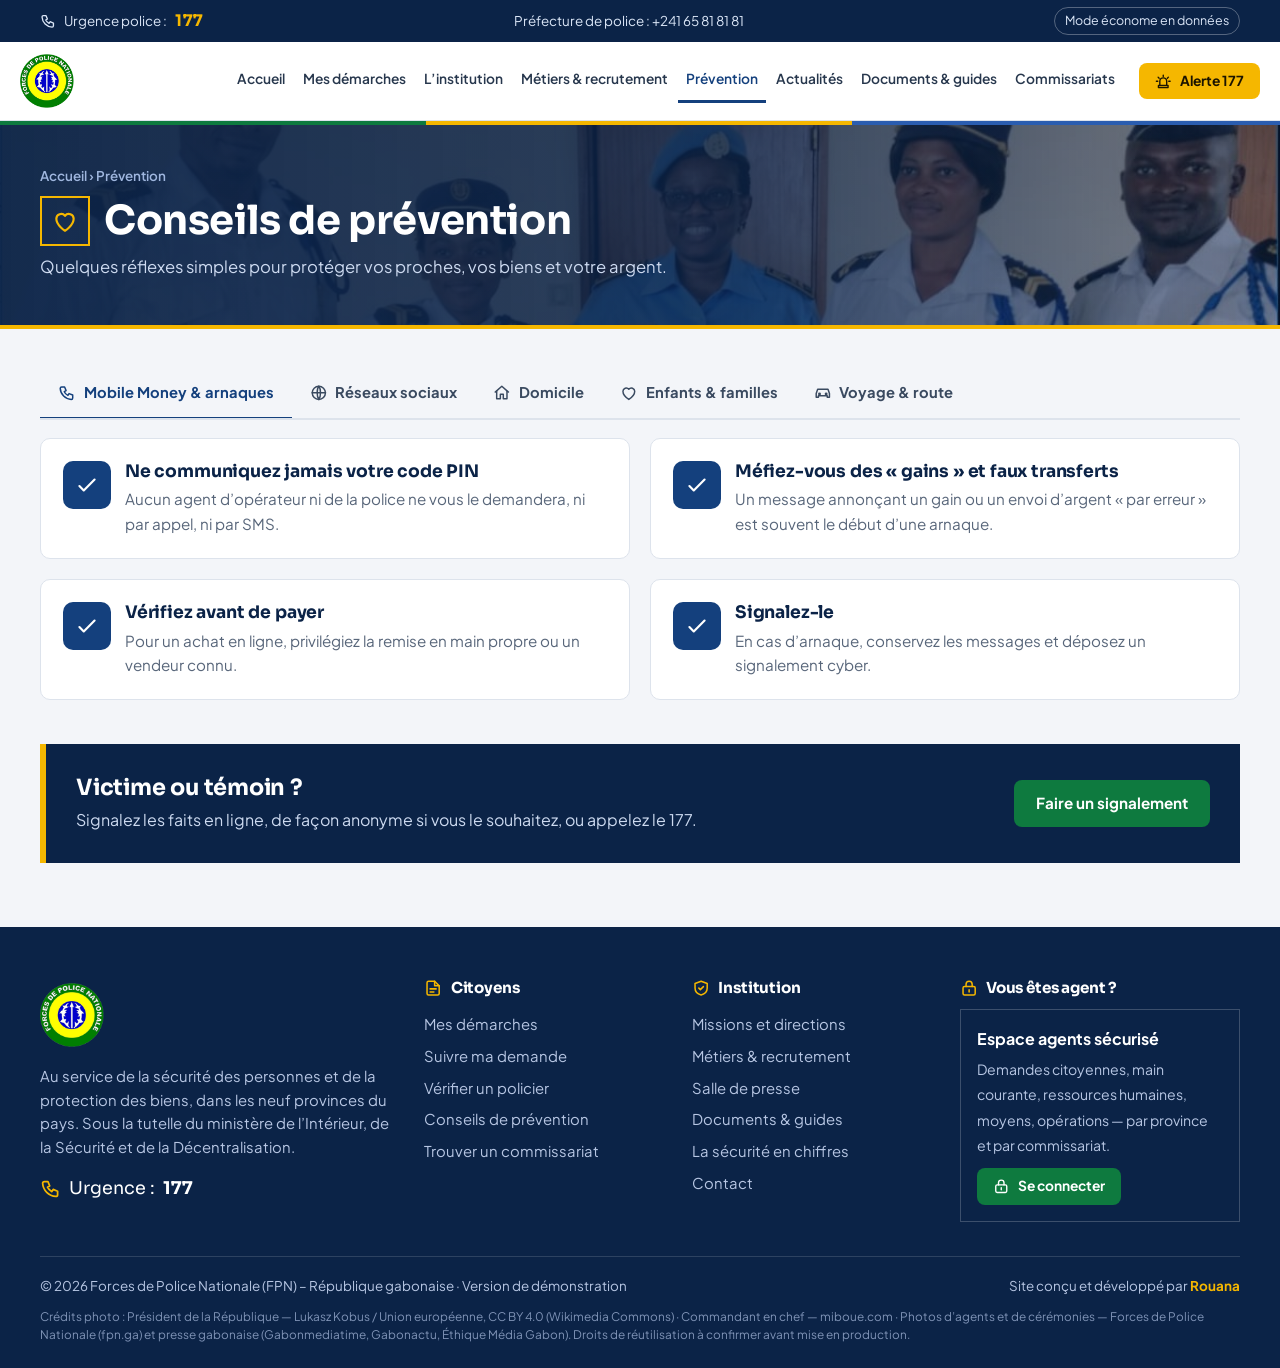
<file: prevention.html>
<!doctype html>
<html lang="fr">
<head>
<meta charset="utf-8">
<meta name="viewport" content="width=device-width,initial-scale=1,viewport-fit=cover">
<title>Prévention – Forces de Police Nationale (FPN)</title>
<meta name="theme-color" content="#0A1B33"><meta name="color-scheme" content="only light">
<link rel="icon" href="assets/img/favicon.png" type="image/png">
<link href="https://fonts.googleapis.com/css2?family=Plus+Jakarta+Sans:wght@400;500;600;700;800&family=Sora:wght@600;700;800&display=swap" rel="stylesheet">
<link rel="stylesheet" href="assets/css/site.css">
</head>
<body data-hero="policieres.jpg" data-page="prevention" data-title="Prévention">
<main>
<section class="phero"><div class="wrap"><div class="crumbs"><a href="index.html">Accueil</a> › Prévention</div><h1><span class="ph-ic" data-i="heart"></span>Conseils de prévention</h1><p>Quelques réflexes simples pour protéger vos proches, vos biens et votre argent.</p></div></section>
<section class="s" style="padding-top:40px"><div class="wrap">
 <div class="tabs" id="tabs"></div>
 <div id="body" class="grid2" style="margin-top:8px;align-items:start"></div>
 <div class="banner reveal" style="margin-top:44px"><div><h3>Victime ou témoin ?</h3><p>Signalez les faits en ligne, de façon anonyme si vous le souhaitez, ou appelez le 177.</p></div><a class="btn gold" href="demarches.html#anonyme">Faire un signalement</a></div>
</div></section>
</main>
<script src="assets/js/store.js"></script>
<script src="assets/js/layout.js"></script>
<script>
const T={
 'Mobile Money & arnaques':{i:'phone',t:[
  ['Ne communiquez jamais votre code PIN','Aucun agent d’opérateur ni de la police ne vous le demandera, ni par appel, ni par SMS.'],
  ['Méfiez-vous des « gains » et faux transferts','Un message annonçant un gain ou un envoi d’argent « par erreur » est souvent le début d’une arnaque.'],
  ['Vérifiez avant de payer','Pour un achat en ligne, privilégiez la remise en main propre ou un vendeur connu.'],
  ['Signalez-le','En cas d’arnaque, conservez les messages et déposez un signalement cyber.']]},
 'Réseaux sociaux':{i:'globe',t:[
  ['Verrouillez vos comptes','Utilisez des mots de passe longs et différents, et activez la double vérification.'],
  ['Attention aux photos et aux chantages','Ne partagez jamais d’images intimes. En cas de chantage, ne payez pas : conservez les preuves et signalez.'],
  ['Protégez vos enfants','Paramétrez les comptes en privé et dialoguez régulièrement sur ce qu’ils voient en ligne.'],
  ['Vérifiez avant de relayer','Les fausses informations circulent vite : consultez les communiqués officiels.']]},
 'Domicile':{i:'home',t:[
  ['Ne laissez pas de signes d’absence','Courrier accumulé, volets fermés en journée : demandez à un voisin de passer.'],
  ['Éclairez et verrouillez','Un bon éclairage extérieur et une serrure solide dissuadent la plupart des cambriolages.'],
  ['Marquez vos objets de valeur','Notez les numéros de série (téléphone, ordinateur, moto) : utile en cas de vol.'],
  ['Voisinage vigilant','Échangez vos numéros et signalez toute présence suspecte.']]},
 'Enfants & familles':{i:'heart',t:[
  ['Sur le chemin de l’école','Apprenez à vos enfants leur adresse, votre numéro, et à ne suivre aucun inconnu.'],
  ['Violences : parlez','Les violences faites aux femmes et aux mineurs peuvent être signalées discrètement. Vous n’êtes pas seul(e).'],
  ['Écoutez-les','Un enfant qui change de comportement a peut-être besoin d’en parler.'],
  ['Numéro d’urgence','En cas de danger immédiat, composez le 177.']]},
 'Voyage & route':{i:'car',t:[
  ['Gardez vos documents sur vous','Pièce d’identité et papiers du véhicule à portée de main.'],
  ['Contrôles','Un agent doit pouvoir justifier de son identité. Vous pouvez vérifier sa carte.'],
  ['Ne conduisez pas fatigué','Faites des pauses toutes les deux heures sur les longs trajets.'],
  ['Phares et visibilité','De nuit ou sous la pluie, roulez à vitesse adaptée.']]}
};
const K=Object.keys(T);let cur=K[0];
function draw(){
 document.getElementById('tabs').innerHTML=K.map(k=>`<button class="${k===cur?'on':''}" data-k="${k}">${icon(T[k].i)} ${k}</button>`).join('');
 document.getElementById('body').innerHTML=T[cur].t.map(x=>`<div class="card tip"><div class="ib">${icon('check')}</div><div><h3>${x[0]}</h3><p>${x[1]}</p></div></div>`).join('');
}
document.getElementById('tabs').onclick=e=>{const b=e.target.closest('button');if(b){cur=b.dataset.k;draw()}};draw();
</script>
</body>
</html>
</file>
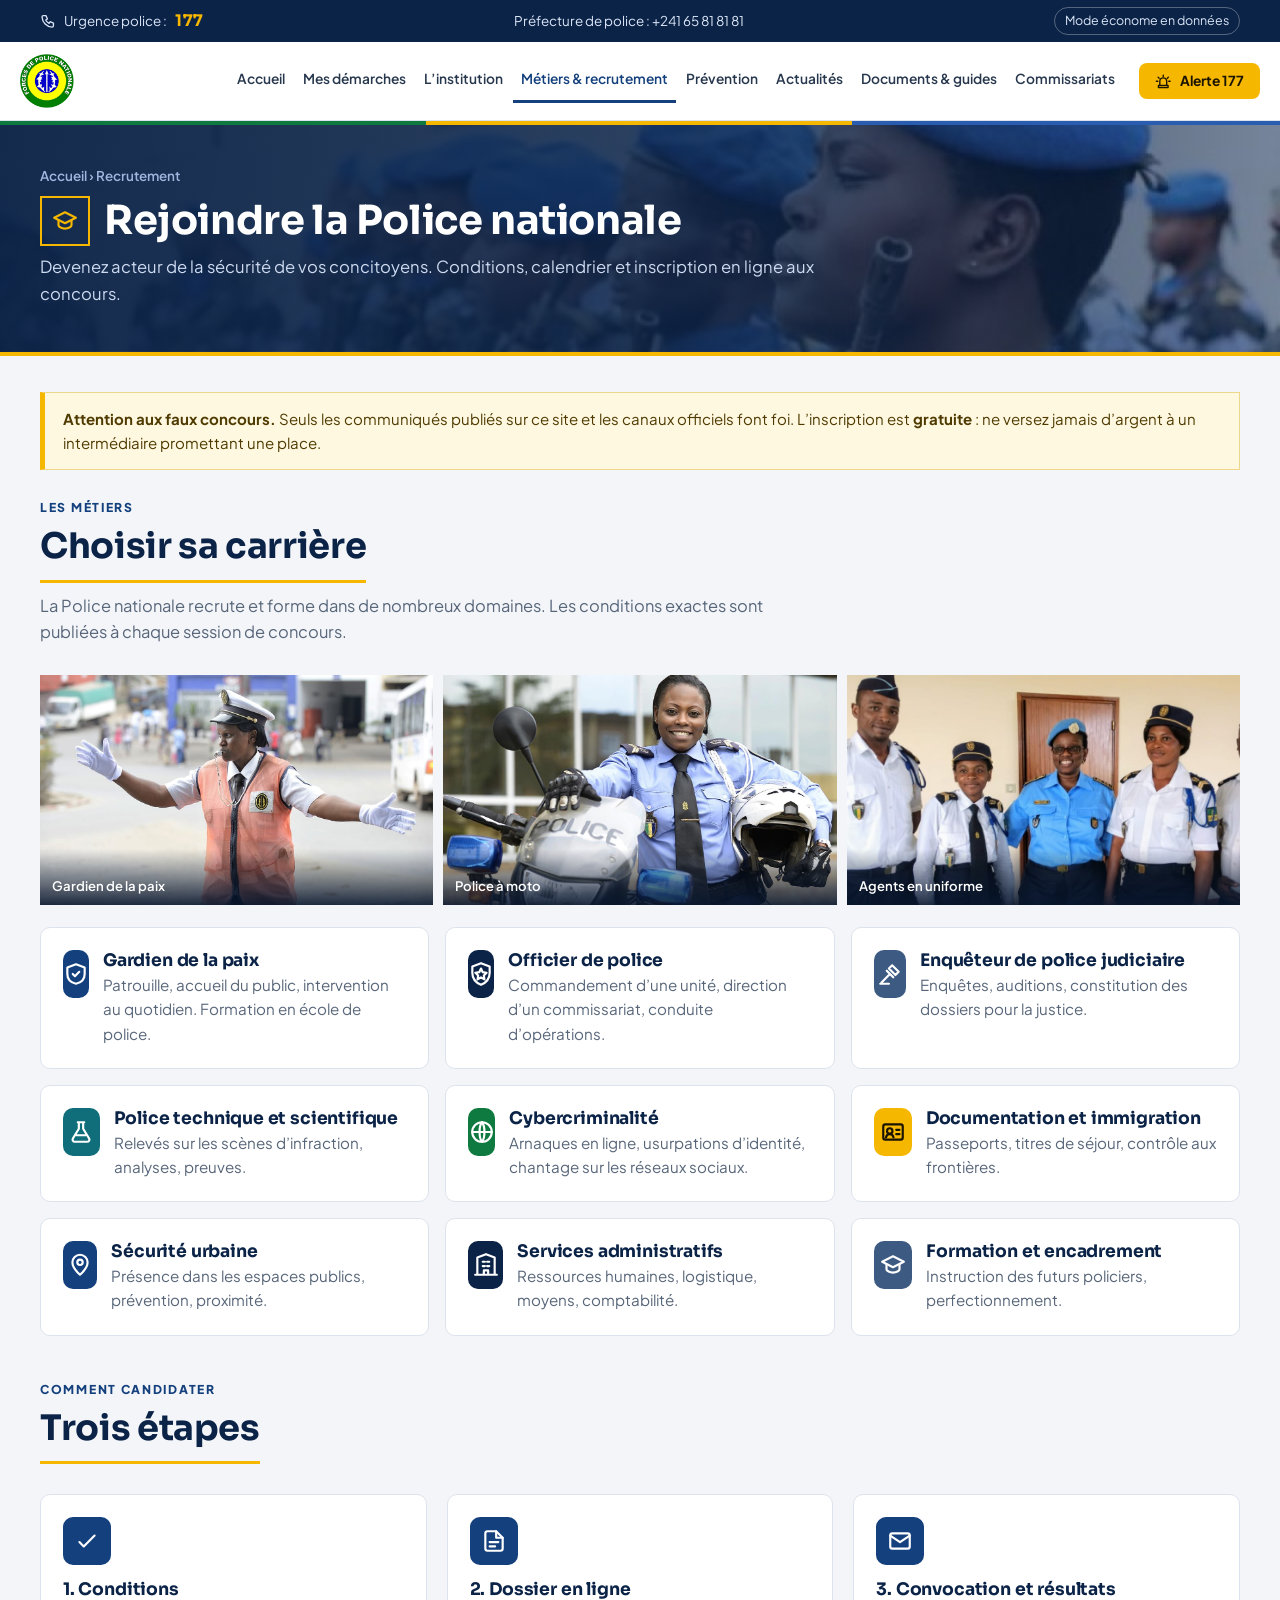
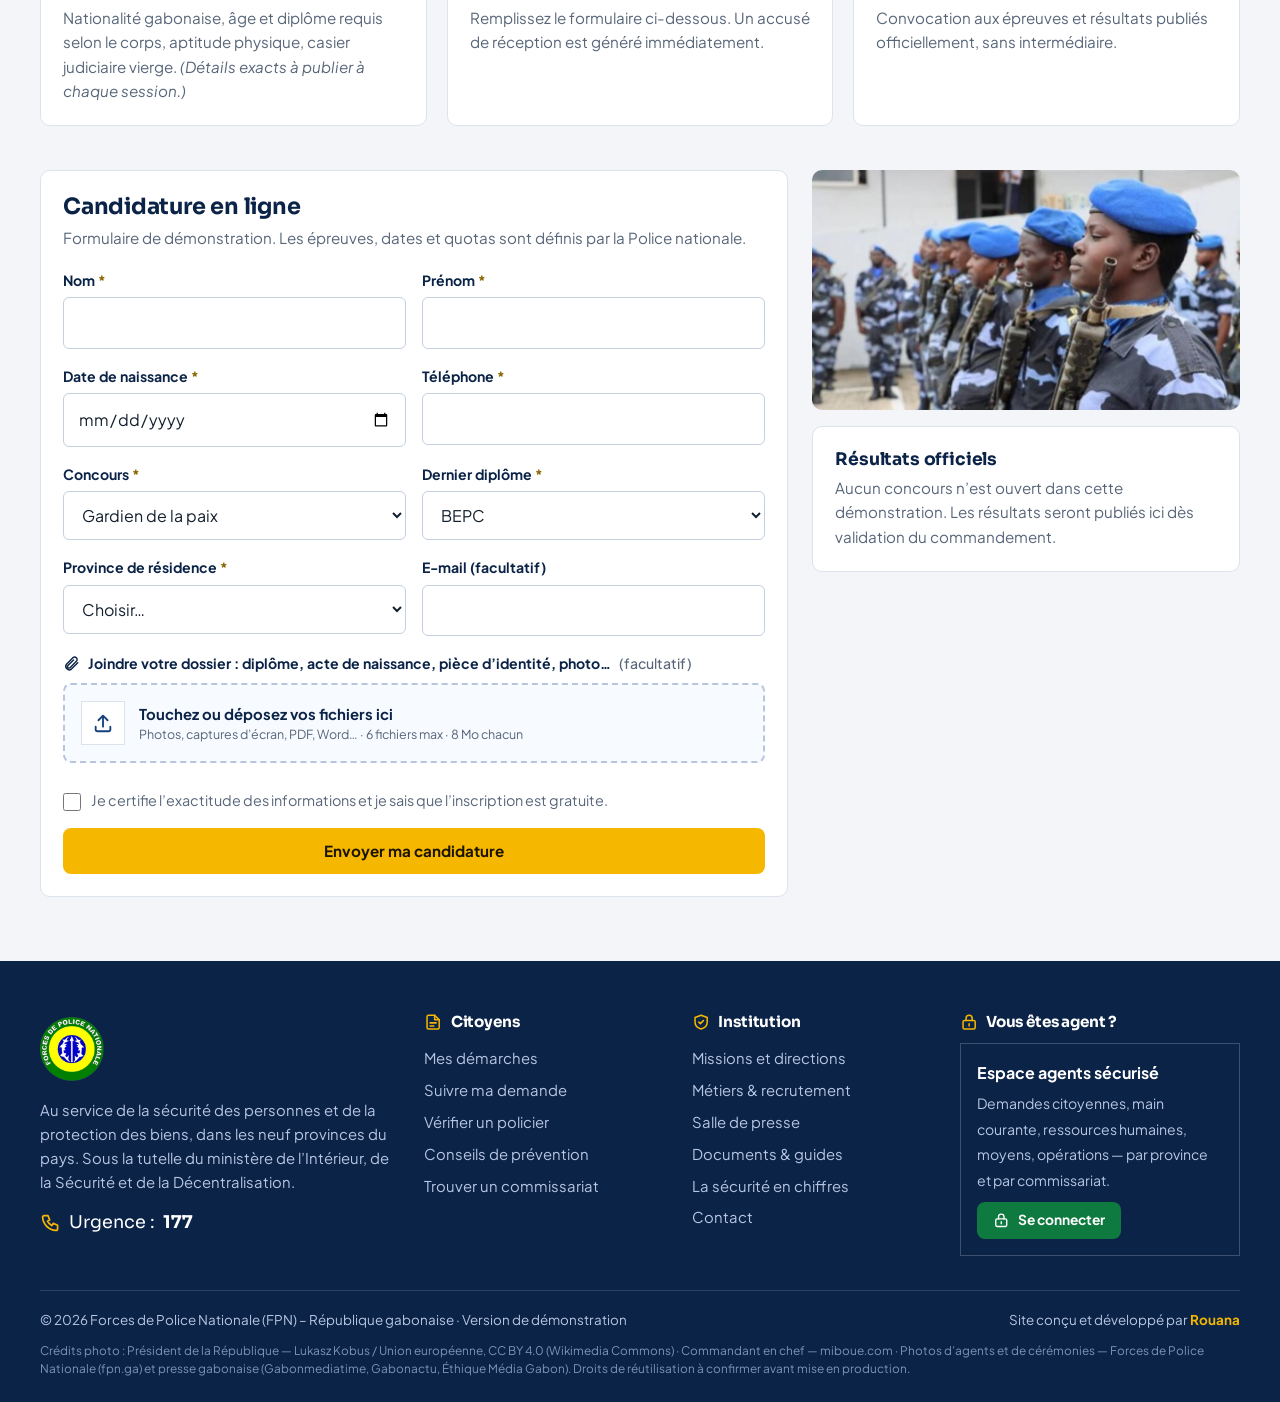
<file: recrutement.html>
<!doctype html>
<html lang="fr">
<head>
<meta charset="utf-8">
<meta name="viewport" content="width=device-width,initial-scale=1,viewport-fit=cover">
<title>Recrutement – Forces de Police Nationale (FPN)</title>
<meta name="theme-color" content="#0A1B33"><meta name="color-scheme" content="only light">
<link rel="icon" href="assets/img/favicon.png" type="image/png">
<link href="https://fonts.googleapis.com/css2?family=Plus+Jakarta+Sans:wght@400;500;600;700;800&family=Sora:wght@600;700;800&display=swap" rel="stylesheet">
<link rel="stylesheet" href="assets/css/site.css">
</head>
<body data-hero="recrues-bleus.jpg" data-page="recrutement" data-title="Recrutement">
<main>
<section class="phero"><div class="wrap"><div class="crumbs"><a href="index.html">Accueil</a> › Recrutement</div><h1><span class="ph-ic" data-i="cap"></span>Rejoindre la Police nationale</h1><p>Devenez acteur de la sécurité de vos concitoyens. Conditions, calendrier et inscription en ligne aux concours.</p></div></section>
<section class="s" style="padding-top:36px"><div class="wrap">
 <div class="warn" style="margin-bottom:28px"><b>Attention aux faux concours.</b> Seuls les communiqués publiés sur ce site et les canaux officiels font foi. L’inscription est <b>gratuite</b> : ne versez jamais d’argent à un intermédiaire promettant une place.</div>
 <div id="metiers" style="margin-bottom:44px"><div class="sh"><span class="tag">Les métiers</span><h2>Choisir sa carrière</h2><p>La Police nationale recrute et forme dans de nombreux domaines. Les conditions exactes sont publiées à chaque session de concours.</p></div><div class="pstrip"><figure><img src="assets/img/police-route.jpg" alt="" style="object-position:center 20%"><figcaption>Gardien de la paix</figcaption></figure><figure><img src="assets/img/moto-policiere.jpg" alt="" style="object-position:center 25%"><figcaption>Police à moto</figcaption></figure><figure><img src="assets/img/policieres.jpg" alt="" style="object-position:center 20%"><figcaption>Agents en uniforme</figcaption></figure></div>
<div class="mt" id="mt"></div></div>
 <div class="sh"><span class="tag">Comment candidater</span><h2>Trois étapes</h2></div>
 <div class="grid3" style="margin-bottom:44px">
  <div class="card reveal"><div class="ib" data-i="check"></div><h3>1. Conditions</h3><p>Nationalité gabonaise, âge et diplôme requis selon le corps, aptitude physique, casier judiciaire vierge. <i>(Détails exacts à publier à chaque session.)</i></p></div>
  <div class="card reveal"><div class="ib" data-i="file"></div><h3>2. Dossier en ligne</h3><p>Remplissez le formulaire ci-dessous. Un accusé de réception est généré immédiatement.</p></div>
  <div class="card reveal"><div class="ib" data-i="mail"></div><h3>3. Convocation et résultats</h3><p>Convocation aux épreuves et résultats publiés officiellement, sans intermédiaire.</p></div>
 </div>
 <div class="split" id="candidature">
  <div class="card" id="box"><h2 style="font-size:1.4rem">Candidature en ligne</h2><p style="color:var(--muted);margin:6px 0 18px">Formulaire de démonstration. Les épreuves, dates et quotas sont définis par la Police nationale.</p>
   <form class="form" id="f">
    <div class="row2"><div class="fld"><label>Nom <i>*</i></label><input name="nom" required autocomplete="family-name"></div><div class="fld"><label>Prénom <i>*</i></label><input name="prenom" required autocomplete="given-name"></div></div>
    <div class="row2"><div class="fld"><label>Date de naissance <i>*</i></label><input type="date" name="naissance" required></div><div class="fld"><label>Téléphone <i>*</i></label><input type="tel" name="tel" required inputmode="tel" autocomplete="tel"></div></div>
    <div class="row2"><div class="fld"><label>Concours <i>*</i></label><select name="concours"><option>Gardien de la paix</option><option>Officier de police (exemple)</option></select></div><div class="fld"><label>Dernier diplôme <i>*</i></label><select name="diplome"><option>BEPC</option><option>Baccalauréat</option><option>Licence</option><option>Master</option></select></div></div>
    <div class="row2"><div class="fld"><label>Province de résidence <i>*</i></label><select name="province" id="rp" required></select></div><div class="fld"><label>E-mail (facultatif)</label><input type="email" name="email"></div></div>
    <div data-attach data-label="Joindre votre dossier : diplôme, acte de naissance, pièce d’identité, photo…"></div>
    <label class="chk"><input type="checkbox" required> Je certifie l’exactitude des informations et je sais que l’inscription est gratuite.</label>
    <button class="btn red block">Envoyer ma candidature</button>
   </form></div>
  <aside style="display:grid;gap:16px"><img src="assets/img/recrues-bleus.jpg" alt="" style="border-radius:var(--r);height:240px;width:100%;object-fit:cover;object-position:top"><div class="card"><h3>Résultats officiels</h3><p>Aucun concours n’est ouvert dans cette démonstration. Les résultats seront publiés ici dès validation du commandement.</p></div></aside>
 </div>
</div></section>
</main>
<script src="assets/js/store.js"></script>
<script src="assets/js/layout.js"></script>
<script>
const rp=document.getElementById('rp');rp.innerHTML='<option value="">Choisir…</option>'+FPN.PROVINCES.map(p=>`<option value="${p.id}">${p.nom}</option>`).join('');
initAttach();
const MET=[['Gardien de la paix','Patrouille, accueil du public, intervention au quotidien. Formation en école de police.','shield','c1'],['Officier de police','Commandement d’une unité, direction d’un commissariat, conduite d’opérations.','badge','c4'],['Enquêteur de police judiciaire','Enquêtes, auditions, constitution des dossiers pour la justice.','gavel','c6'],['Police technique et scientifique','Relevés sur les scènes d’infraction, analyses, preuves.','flask','c5'],['Cybercriminalité','Arnaques en ligne, usurpations d’identité, chantage sur les réseaux sociaux.','globe','c2'],['Documentation et immigration','Passeports, titres de séjour, contrôle aux frontières.','id','c3'],['Sécurité urbaine','Présence dans les espaces publics, prévention, proximité.','map','c1'],['Services administratifs','Ressources humaines, logistique, moyens, comptabilité.','building','c4'],['Formation et encadrement','Instruction des futurs policiers, perfectionnement.','cap','c6']];
document.getElementById('mt').innerHTML=MET.map(x=>`<div class="card"><div class="ib ${x[3]}">${icon(x[2])}</div><div><h3>${x[0]}</h3><p>${x[1]}</p></div></div>`).join('');
document.getElementById('f').onsubmit=async e=>{e.preventDefault();const f=e.target;if(!f.reportValidity())return;const d=Object.fromEntries(new FormData(f).entries());
 d.nom=d.nom.toUpperCase();d.files=await f.querySelector('[data-attach]')._att.read();const c=FPN.addCandidate(d);
 document.getElementById('box').innerHTML=`<div class="done"><div class="ok">${icon('check')}</div><h2>Candidature enregistrée</h2><p style="color:var(--muted)">Votre dossier a bien été reçu${d.files.length?' avec '+d.files.length+' pièce'+(d.files.length>1?'s':'')+' jointe'+(d.files.length>1?'s':''):''}. Convocation à venir.</p><div class="numb">${c.id}</div><p style="font-size:.9rem;color:var(--muted)">Conservez ce numéro de candidat.</p></div>`};
</script>
</body>
</html>
</file>
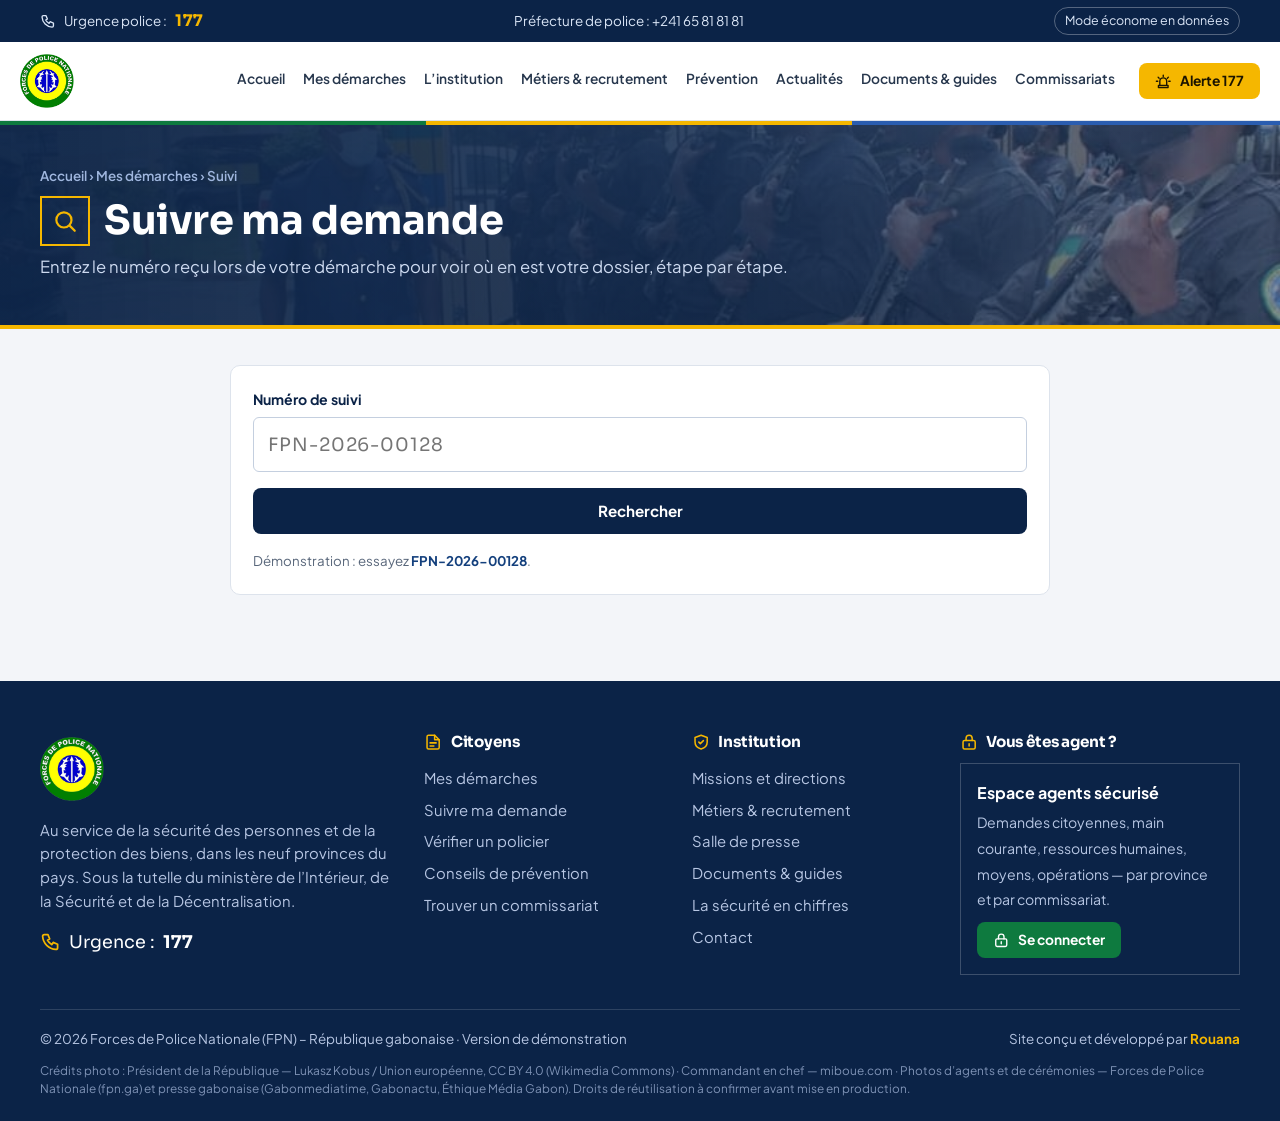
<file: suivi.html>
<!doctype html>
<html lang="fr">
<head>
<meta charset="utf-8">
<meta name="viewport" content="width=device-width,initial-scale=1,viewport-fit=cover">
<title>Suivre ma demande – Forces de Police Nationale (FPN)</title>
<meta name="theme-color" content="#0A1B33"><meta name="color-scheme" content="only light">
<link rel="icon" href="assets/img/favicon.png" type="image/png">
<link href="https://fonts.googleapis.com/css2?family=Plus+Jakarta+Sans:wght@400;500;600;700;800&family=Sora:wght@600;700;800&display=swap" rel="stylesheet">
<link rel="stylesheet" href="assets/css/site.css">
</head>
<body data-hero="rang-agents.jpg" data-page="suivi" data-title="Suivre ma demande">
<main>
<section class="phero"><div class="wrap"><div class="crumbs"><a href="index.html">Accueil</a> › <a href="demarches.html">Mes démarches</a> › Suivi</div><h1><span class="ph-ic" data-i="search"></span>Suivre ma demande</h1><p>Entrez le numéro reçu lors de votre démarche pour voir où en est votre dossier, étape par étape.</p></div></section>
<section class="s" style="padding-top:36px"><div class="wrap" style="max-width:820px">
 <form class="card form" id="f" style="margin-bottom:22px"><div class="fld"><label for="n">Numéro de suivi</label><input id="n" placeholder="FPN-2026-00128" autocomplete="off" style="font-family:var(--head);font-size:1.15rem;letter-spacing:.05em;text-transform:uppercase"></div><button class="btn navy block">Rechercher</button><small style="color:var(--muted)">Démonstration : essayez <a href="#" id="ex" style="color:var(--blue);font-weight:700">FPN-2026-00128</a>.</small></form>
 <div id="res"></div>
</div></section>
</main>
<script src="assets/js/store.js"></script>
<script src="assets/js/layout.js"></script>
<script>
const $=id=>document.getElementById(id);
function render(r){
  if(!r){$('res').innerHTML='<div class="warn"><b>Aucun dossier trouvé.</b> Vérifiez le numéro (format FPN-2026-00000) ou contactez le commissariat concerné.</div>';return}
  const idx=FPN.STATUTS.findIndex(s=>s.k===r.status);const st=FPN.statut(r.status);
  const steps=FPN.STATUTS.map((s,i)=>{const ev=r.timeline.filter(t=>t.status===s.k).pop();return `<li class="${i<idx?'ok':i===idx?(idx===3?'ok':'now'):'todo'}"><b>${s.l}</b><span>${ev?FPN.fmt(ev.at)+' — '+FPN.esc(ev.text):'En attente'}</span></li>`}).join('');
  $('res').innerHTML=`<div class="card"><div style="display:flex;justify-content:space-between;gap:12px;flex-wrap:wrap;align-items:center;margin-bottom:6px"><div><small style="color:var(--muted);font-weight:700;text-transform:uppercase;letter-spacing:.08em">${FPN.TYPES[r.type]}</small><h2 style="font-size:1.35rem">${FPN.esc(r.subject)}</h2></div><span class="pill ${st.c}">${st.l}</span></div>
  <p style="color:var(--muted);font-size:.92rem;margin-bottom:22px">N° <b>${r.id}</b> · déposée le ${FPN.fmt(r.createdAt)} · ${FPN.esc(FPN.commissariat(r.commissariat).nom)}</p>${r.files&&r.files.length?'<p style="margin:0 0 18px;font-size:.9rem;color:var(--muted)">📎 '+r.files.length+' pièce(s) jointe(s) : '+r.files.map(f=>FPN.esc(f.name)).join(', ')+'</p>':''}<ol class="tl">${steps}</ol>
  ${r.status==='cloturee'?'':'<div class="info" style="margin-top:22px">Vous serez prévenu par SMS à chaque changement d’étape (fonction active en production).</div>'}</div>`;
}
$('f').onsubmit=e=>{e.preventDefault();render(FPN.findRequest($('n').value))};
$('ex').onclick=e=>{e.preventDefault();$('n').value='FPN-2026-00128';render(FPN.findRequest('FPN-2026-00128'))};
const q=new URLSearchParams(location.search).get('n');if(q){$('n').value=q;render(FPN.findRequest(q))}
</script>
</body>
</html>
</file>
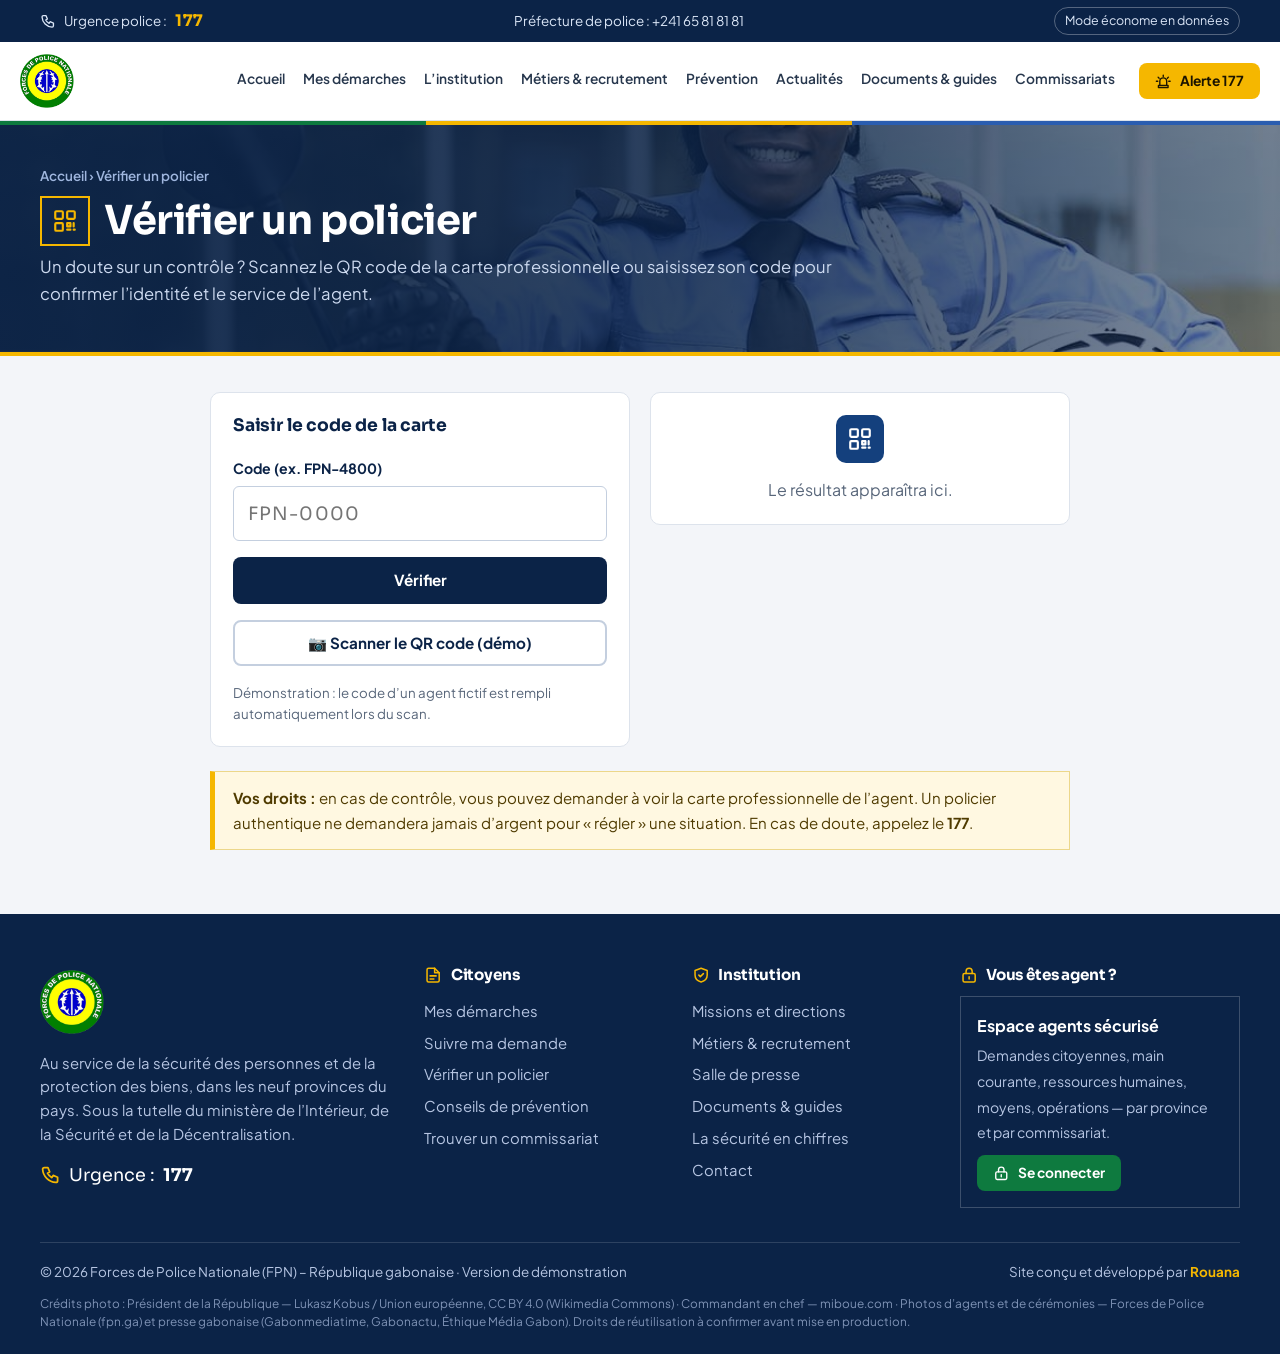
<file: verifier.html>
<!doctype html>
<html lang="fr">
<head>
<meta charset="utf-8">
<meta name="viewport" content="width=device-width,initial-scale=1,viewport-fit=cover">
<title>Vérifier un policier – Forces de Police Nationale (FPN)</title>
<meta name="theme-color" content="#0A1B33"><meta name="color-scheme" content="only light">
<link rel="icon" href="assets/img/favicon.png" type="image/png">
<link href="https://fonts.googleapis.com/css2?family=Plus+Jakarta+Sans:wght@400;500;600;700;800&family=Sora:wght@600;700;800&display=swap" rel="stylesheet">
<link rel="stylesheet" href="assets/css/site.css">
</head>
<body data-hero="moto-policiere.jpg" data-page="verifier" data-title="Vérifier un policier">
<main>
<section class="phero"><div class="wrap"><div class="crumbs"><a href="index.html">Accueil</a> › Vérifier un policier</div><h1><span class="ph-ic" data-i="qr"></span>Vérifier un policier</h1><p>Un doute sur un contrôle ? Scannez le QR code de la carte professionnelle ou saisissez son code pour confirmer l’identité et le service de l’agent.</p></div></section>
<section class="s" style="padding-top:36px"><div class="wrap" style="max-width:860px">
 <div class="grid2" style="align-items:start">
  <form class="card form" id="f"><h3>Saisir le code de la carte</h3><div class="fld"><label for="c">Code (ex. FPN-4800)</label><input id="c" placeholder="FPN-0000" autocomplete="off" style="font-family:var(--head);font-size:1.15rem;letter-spacing:.06em;text-transform:uppercase"></div><button class="btn navy block">Vérifier</button><button type="button" class="btn line block" id="scan">📷 Scanner le QR code (démo)</button><small style="color:var(--muted)">Démonstration : le code d’un agent fictif est rempli automatiquement lors du scan.</small></form>
  <div id="res"><div class="card" style="text-align:center;color:var(--muted)"><div class="ib" style="margin:0 auto 14px" id="qi"></div>Le résultat apparaîtra ici.</div></div>
 </div>
 <div class="warn" style="margin-top:24px"><b>Vos droits :</b> en cas de contrôle, vous pouvez demander à voir la carte professionnelle de l’agent. Un policier authentique ne demandera jamais d’argent pour « régler » une situation. En cas de doute, appelez le <b>177</b>.</div>
</div></section>
</main>
<script src="assets/js/store.js"></script>
<script src="assets/js/layout.js"></script>
<script>
const $=id=>document.getElementById(id);$('qi').innerHTML=icon('qr');
function show(a){
 if(!a){$('res').innerHTML='<div class="card" style="border-color:#ecd78a;background:#fff8e1"><h3 style="color:var(--gold-d)">⚠ Code non reconnu</h3><p>Ce code ne correspond à aucun agent. Ne remettez ni argent ni document, et appelez le <a href="tel:177"><b>177</b></a> pour signaler une personne se faisant passer pour un policier.</p></div>';return}
 $('res').innerHTML=`<div class="card" style="border-color:#9bdcb8"><div class="person" style="border:0;padding:0;margin-bottom:14px"><div class="av">${a.prenom[0]}${a.nom[0]}</div><div><b>${FPN.esc(a.prenom)} ${FPN.esc(a.nom)}</b><span>${a.grade} · ${a.service}</span></div></div><span class="pill s4">✔ Agent authentique · ${a.statut}</span><p style="margin:14px 0 6px;font-size:.92rem;color:var(--muted)">Affectation : ${FPN.esc(FPN.commissariat(a.commissariat).nom)}<br>Code carte : ${a.badge}</p><p style="font-size:.8rem;color:var(--muted)">Agent fictif de démonstration. Après l’intervention, vous pourrez donner votre avis (fonction en production).</p></div>`;
}
$('f').onsubmit=e=>{e.preventDefault();show(FPN.verifyBadge($('c').value))};
$('scan').onclick=()=>{const a=FPN.db().agents[3];$('c').value=a.badge;show(a);toast('QR code lu')};
</script>
</body>
</html>
</file>
<file: assets/css/site.css>
/* Forces de Police Nationale (FPN) — Gabon · site institutionnel (démonstration)
   Design sobre et administratif : aplats, bordures fines, aucun élément flottant. */
:root{
  color-scheme: only light;
  --navy:#0B2347; --blue:#14407D; --sky:#2A64B8; --teal:#0F6E7A; --slate:#3C5A82;
  --green:#0E7A3F; --gold:#F5B700; --gold-d:#8A6500; --gb:#2A5DB0;
  --alert:#F5B700; --alert-ink:#1B1400;
  --bg:#F3F5F9; --card:#fff; --ink:#14202E; --muted:#58667A; --line:#DDE3EC; --soft:#EAF0F8;
  --r:10px; --shadow:none; --shadow2:none;
  --head:'Sora','Plus Jakarta Sans',system-ui,sans-serif; --body:'Plus Jakarta Sans',system-ui,-apple-system,'Segoe UI',sans-serif;
  --bar:60px;
}
*{box-sizing:border-box;margin:0;padding:0}
html{scroll-behavior:smooth;-webkit-text-size-adjust:100%}
body{font-family:var(--body);color:var(--ink);background:var(--bg);line-height:1.6;font-size:16px;overflow-x:hidden}
img{max-width:100%;display:block}
a{color:inherit;text-decoration:none}
button{font:inherit;cursor:pointer;border:0;background:none;color:inherit}
h1,h2,h3,h4{font-family:var(--head);line-height:1.2;letter-spacing:-.01em;color:var(--navy)}
.wrap{width:min(1200px,100% - 40px);margin-inline:auto}
:focus-visible{outline:3px solid var(--gold);outline-offset:2px}
.ico{width:1.2em;height:1.2em;flex:none;stroke:currentColor;fill:none;stroke-width:2;stroke-linecap:round;stroke-linejoin:round}
.reveal{opacity:1;transform:none}

/* ---------- Bandeau supérieur ---------- */
.strip{background:var(--navy);color:#dbe6f7;font-size:.84rem}
.strip .wrap{display:flex;gap:18px;justify-content:space-between;align-items:center;padding:7px 0;flex-wrap:wrap}
.strip a,.strip span,.strip button{display:inline-flex;gap:8px;align-items:center}
.strip b{color:var(--gold);font-family:var(--head);font-size:1rem;letter-spacing:.04em}
.strip .lite{border:1px solid rgba(255,255,255,.3);padding:3px 10px;border-radius:20px;font-size:.78rem;color:#dbe6f7}
.strip .lite[aria-pressed=true]{background:var(--gold);color:var(--alert-ink);border-color:var(--gold);font-weight:700}
.tri{height:4px;background:linear-gradient(90deg,var(--green) 33.3%,var(--gold) 33.3% 66.6%,var(--gb) 66.6%)}

/* ---------- En-tête ---------- */
.head{position:sticky;top:0;z-index:50;background:#fff;border-bottom:1px solid var(--line)}
.head .wrap{display:flex;align-items:center;gap:16px;height:78px;width:min(1380px,100% - 40px)}
.brand{display:flex;align-items:center;gap:12px;flex:none}
.brand img{height:54px;width:auto}
.brand span{display:flex;flex-direction:column;line-height:1.15}
.brand b{font-family:var(--head);font-size:1rem;color:var(--navy);white-space:nowrap}
.brand small{font-size:.72rem;color:var(--muted);letter-spacing:.05em;text-transform:uppercase;font-weight:600}
.nav{display:flex;gap:2px;margin-left:auto}
.nav a{padding:10px 12px;font-weight:600;font-size:.92rem;color:#27374d;white-space:nowrap;border-bottom:3px solid transparent}
.nav a:hover{color:var(--blue);border-bottom-color:var(--gold)}
.nav a.on{color:var(--blue);border-bottom-color:var(--blue)}
.head .cta{display:flex;gap:8px}
.mback,.mcall{display:none}

/* ---------- Boutons ---------- */
.btn{display:inline-flex;align-items:center;justify-content:center;gap:9px;padding:12px 20px;border-radius:8px;font-weight:700;font-size:.95rem;line-height:1.2;border:2px solid transparent;text-align:center;white-space:nowrap}
.btn.red{background:var(--alert);color:var(--alert-ink)}
.btn.red:hover{background:#ffcb2e}
.btn.gold{background:var(--green);color:#fff}
.btn.gold:hover{background:#0b6434}
.btn.navy{background:var(--navy);color:#fff}
.btn.navy:hover{background:var(--blue)}
.btn.ghost{border-color:rgba(255,255,255,.7);color:#fff}
.btn.ghost:hover{background:rgba(255,255,255,.12)}
.btn.line{border-color:#c4cfdf;background:#fff;color:var(--navy)}
.btn.line:hover{border-color:var(--blue);color:var(--blue)}
.btn.sm{padding:8px 14px;font-size:.86rem}
.btn.block{width:100%}

/* ---------- Héros : bandeau défilant sobre ---------- */
.hs{background:var(--navy);color:#fff;position:relative}
.hs-stage{position:relative}
.hs-slide{display:none;grid-template-columns:minmax(0,1.05fr) minmax(0,1fr);min-height:460px}
.hs-slide.on{display:grid}
.hs-txt{padding:56px max(40px,calc((100vw - 1200px)/2)) 56px max(20px,calc((100vw - 1200px)/2));display:flex;flex-direction:column;justify-content:center;gap:14px}
.hs-txt em{font-style:normal;font-size:.78rem;font-weight:800;letter-spacing:.16em;text-transform:uppercase;color:var(--gold)}
.hs-txt h1,.hs-txt h2{color:#fff;font-size:clamp(1.8rem,3.4vw,2.9rem)}
.hs-txt p{color:#cddaf0;font-size:1.05rem;max-width:52ch}
.hs-txt .row{display:flex;gap:10px;flex-wrap:wrap;margin-top:8px}
.hs-img{position:relative;background:#0f2a4f;overflow:hidden}
.hs-img img{width:100%;height:100%;object-fit:cover;position:absolute;inset:0}
.hs-ctl{position:absolute;left:0;right:0;bottom:0;background:rgba(7,22,46,.86);border-top:1px solid rgba(255,255,255,.12)}
.hs-ctl .wrap{display:flex;align-items:center;justify-content:space-between;gap:12px;padding:10px 0;width:min(1200px,100% - 40px)}
.hs-dots{display:flex;gap:8px}
.hs-dots button{width:34px;height:5px;background:rgba(255,255,255,.3)}
.hs-dots button.on{background:var(--gold)}
.hs-arrows{display:flex;gap:6px}
.hs-arrows button{width:38px;height:38px;border:1px solid rgba(255,255,255,.35);color:#fff;display:grid;place-items:center}
.hs-arrows button:hover{background:rgba(255,255,255,.12)}
.hs-cap{font-size:.82rem;color:#aebfdc}

/* ---------- Parcours « Que souhaitez-vous faire ? » ---------- */
.paths{display:grid;grid-template-columns:repeat(4,1fr);gap:0;background:#fff;border:1px solid var(--line);border-top:4px solid var(--blue);margin-top:-1px}
.path{padding:26px 22px;border-right:1px solid var(--line);display:flex;flex-direction:column;gap:12px}
.path:last-child{border-right:0}
.path h3{font-size:1.1rem;display:flex;gap:10px;align-items:center}
.path ul{list-style:none;display:grid;gap:2px}
.path li a{display:flex;justify-content:space-between;gap:10px;padding:9px 0;border-bottom:1px solid #eef1f6;font-size:.93rem;color:#27374d;font-weight:500}
.path li a::after{content:"›";color:var(--blue);font-weight:800}
.path li a:hover{color:var(--blue)}
.path .btn{margin-top:auto}

/* ---------- Sections ---------- */
section.s{padding:64px 0}
section.s.alt{background:#fff}
section.s.dark{background:var(--navy);color:#cddaf0}
section.s.dark h2,section.s.dark h3{color:#fff}
.sh{max-width:760px;margin-bottom:30px}
.sh.c{text-align:center;margin-inline:auto}
.sh .tag{display:flex;width:fit-content;align-items:center;gap:8px;font-size:.76rem;font-weight:800;letter-spacing:.14em;text-transform:uppercase;color:var(--blue);margin-bottom:8px}
.dark .sh .tag{color:var(--gold)}
.sh h2{font-size:clamp(1.55rem,2.8vw,2.2rem);margin-bottom:10px;padding-bottom:12px;border-bottom:3px solid var(--gold);display:block;width:fit-content;max-width:100%}
.sh.c h2,.sh.c .tag{margin-inline:auto}
.dark .sh h2{color:#fff}
.sh p{color:var(--muted);font-size:1.03rem}
.dark .sh p{color:#b7c6e3}
.grid2{display:grid;grid-template-columns:repeat(2,1fr);gap:20px}
.grid3{display:grid;grid-template-columns:repeat(3,1fr);gap:20px}
.grid4{display:grid;grid-template-columns:repeat(4,1fr);gap:18px}
.card{background:#fff;border:1px solid var(--line);border-radius:var(--r);padding:22px}
.card.hv:hover{border-color:var(--blue)}
.card h3{font-size:1.08rem;margin-bottom:6px}
.card p{color:var(--muted);font-size:.95rem}
.ib{display:grid;place-items:center;border-radius:10px;color:#fff;background:var(--blue)}
.ib .ico{width:26px;height:26px}
.card .ib{width:48px;height:48px;margin-bottom:14px}
.ib.c1{background:var(--blue)}.ib.c2{background:var(--green)}.ib.c3{background:var(--gold);color:var(--alert-ink)}
.ib.c4{background:var(--navy)}.ib.c5{background:var(--teal)}.ib.c6{background:var(--slate)}
.tagx{display:inline-block;font-size:.7rem;font-weight:800;letter-spacing:.06em;text-transform:uppercase;padding:3px 9px;border-radius:4px}
.tagx.on{background:#dff3e7;color:#0b6434}.tagx.soon{background:#fff3cf;color:#6b4e00}

/* Chiffres */
.stats{display:grid;grid-template-columns:repeat(4,1fr);gap:0;border:1px solid rgba(255,255,255,.18)}
.stat{padding:26px 20px;text-align:center;border-right:1px solid rgba(255,255,255,.18)}
.stat:last-child{border-right:0}
.stat .ib{width:46px;height:46px;margin:0 auto 12px}
.stat b{display:block;font-family:var(--head);font-size:2.4rem;color:var(--gold);line-height:1.1}
.stat span{font-size:.9rem;color:#b7c6e3}

/* À la une / actualités */
.une{display:grid;grid-template-columns:1.5fr 1fr;gap:20px}
.une-main{background:#fff;border:1px solid var(--line);display:grid;grid-template-rows:auto 1fr;text-align:left;width:100%}
.une-main .im{aspect-ratio:16/8;background-size:cover;background-position:center;position:relative}
.une-main .tx{padding:22px;display:flex;flex-direction:column;gap:8px}
.une-main h3{font-size:1.5rem}
.une-side{display:grid;gap:12px;align-content:start}
.une-item{display:grid;grid-template-columns:120px 1fr;gap:14px;background:#fff;border:1px solid var(--line);padding:12px;text-align:left;width:100%}
.une-item .im{background-size:cover;background-position:center;min-height:84px}
.une-item h3{font-size:.98rem;margin:2px 0}
.news{display:grid;grid-template-columns:repeat(3,1fr);gap:20px}
.nw{background:#fff;border:1px solid var(--line);display:flex;flex-direction:column;text-align:left;width:100%}
.nw:hover,.une-main:hover,.une-item:hover{border-color:var(--blue)}
.nw .im{aspect-ratio:16/10;background-size:cover;background-position:center;position:relative}
.nw .im b,.une-main .im b{position:absolute;left:0;top:14px;background:var(--navy);color:#fff;font-size:.72rem;padding:5px 12px;letter-spacing:.06em;text-transform:uppercase}
.nw .tx{padding:18px;display:flex;flex-direction:column;gap:8px;flex:1}
.nw time,.une-main time,.une-item time{font-size:.8rem;color:var(--muted);font-weight:600}
.nw h3{font-size:1.05rem}
.nw p,.une-main p{font-size:.93rem;color:var(--muted)}
.more{margin-top:auto;color:var(--blue);font-weight:700;font-size:.9rem}

/* Commandement */
.ldr-cards{display:grid;grid-template-columns:1fr 1fr;gap:20px}
.ldr{display:grid;grid-template-columns:190px 1fr;gap:22px;align-items:center;background:#fff;border:1px solid var(--line);border-left:5px solid var(--gold);padding:18px}
.ldr .arch{width:190px;height:230px;overflow:hidden;background:#0f2a4f}
.ldr .arch img{width:100%;height:100%;object-fit:cover}
.ldr em{font-style:normal;font-size:.74rem;font-weight:800;letter-spacing:.14em;text-transform:uppercase;color:var(--blue)}
.ldr h3{font-size:1.35rem;margin:6px 0}
.ldr p{color:var(--muted);font-size:.95rem}

/* Métiers, missions */
.mt{display:grid;grid-template-columns:repeat(3,1fr);gap:16px}
.mt .card{display:flex;gap:14px}
.mt .card .ib{margin:0}
.mt h3{margin-bottom:2px}
.mt small{display:block;color:var(--muted);font-size:.8rem;margin-top:6px;font-weight:600}

/* Canaux Gabon */
.chan{display:grid;grid-template-columns:repeat(3,1fr);gap:20px}
.chan .card{border-top:4px solid var(--green)}
.chan .card:nth-child(2){border-top-color:var(--gold)}
.chan .card:nth-child(3){border-top-color:var(--gb)}
.roadmap{display:grid;grid-template-columns:repeat(4,1fr);gap:16px}
.rm{background:#fff;border:1px solid var(--line);padding:18px;display:flex;flex-direction:column;gap:6px}
.rm b{font-family:var(--head);color:var(--navy)}
.rm p{font-size:.9rem;color:var(--muted)}

/* Appli */
.app{display:grid;grid-template-columns:1fr 1fr;gap:48px;align-items:center}
.phone{width:260px;margin-inline:auto;background:#0b1424;border-radius:34px;padding:10px}
.phone .scr{background:#f4f6fb;border-radius:26px;overflow:hidden;color:var(--ink);min-height:450px;display:flex;flex-direction:column}
.phone .top{background:var(--navy);color:#fff;padding:14px;font-family:var(--head);font-weight:700;font-size:.85rem;display:flex;gap:8px;align-items:center}
.phone .top img{height:26px}
.phone .big177{margin:22px auto 8px;width:124px;height:124px;border-radius:50%;background:var(--alert);color:var(--alert-ink);display:grid;place-items:center;font-family:var(--head);font-weight:800;font-size:1.8rem}
.phone .tiles{display:grid;grid-template-columns:1fr 1fr;gap:8px;padding:12px}
.phone .tiles div{background:#fff;border:1px solid var(--line);border-radius:8px;padding:12px 8px;text-align:center;font-size:.74rem;font-weight:700;color:var(--navy)}
.checks{list-style:none;display:grid;gap:12px;margin:20px 0 26px}
.checks li{display:flex;gap:12px;align-items:flex-start}
.checks li::before{content:"✓";flex:none;width:24px;height:24px;background:var(--green);color:#fff;display:grid;place-items:center;font-weight:800;font-size:.8rem;margin-top:2px}

/* Bandeaux d'info */
.banner{background:var(--navy);color:#fff;padding:30px;display:flex;gap:24px;align-items:center;justify-content:space-between;flex-wrap:wrap;border-left:6px solid var(--gold)}
.banner h3{color:#fff;font-size:1.4rem;margin-bottom:6px}
.banner p{color:#cddaf0;max-width:62ch}
.warn{background:#fff8e1;border:1px solid #ecd78a;border-left:5px solid var(--gold);padding:14px 18px;color:#4f3b00;font-size:.94rem}
.info{background:#eaf2ff;border:1px solid #c7dbff;border-left:5px solid var(--sky);padding:14px 18px;color:#1c3a6b;font-size:.93rem}

/* En-tête de page interne */
.phero{background:var(--navy);color:#fff;padding:40px 0 44px;position:relative;border-bottom:4px solid var(--gold)}
.phero h1{color:#fff;font-size:clamp(1.7rem,3.2vw,2.5rem);margin-bottom:8px;display:flex;align-items:center;gap:14px;flex-wrap:wrap}
.phero p{color:#cddaf0;max-width:66ch;font-size:1.04rem}
.phero .ph-ic{width:50px;height:50px;border:2px solid var(--gold);display:grid;place-items:center;color:var(--gold)}
.phero .ph-ic .ico{width:26px;height:26px}
.crumbs{font-size:.84rem;color:#9fb6de;margin-bottom:10px;font-weight:600}
.crumbs a:hover{color:#fff}

/* Formulaires */
.form{display:grid;gap:16px}
.row2{display:grid;grid-template-columns:1fr 1fr;gap:16px}
.fld{display:flex;flex-direction:column;gap:6px}
.fld label{font-weight:700;font-size:.88rem;color:var(--navy)}
.fld label i{color:var(--gold-d);font-style:normal}
.fld input,.fld select,.fld textarea{width:100%;padding:12px 14px;border:1.5px solid #c4cfdf;border-radius:6px;font:inherit;background:#fff;color:var(--ink)}
.fld textarea{min-height:120px;resize:vertical}
.fld input:focus,.fld select:focus,.fld textarea:focus{outline:none;border-color:var(--blue);box-shadow:0 0 0 3px rgba(20,64,125,.18)}
.chk{display:flex;gap:10px;align-items:flex-start;font-size:.9rem;color:var(--muted)}
.chk input{margin-top:4px;width:18px;height:18px;accent-color:var(--blue)}

.tabs{display:flex;gap:0;overflow-x:auto;border-bottom:2px solid var(--line);scrollbar-width:none;margin-bottom:18px}
.tabs::-webkit-scrollbar{display:none}
.tabs button{flex:none;padding:12px 18px;font-weight:700;font-size:.92rem;color:#3a4a60;display:flex;gap:8px;align-items:center;border-bottom:3px solid transparent;margin-bottom:-2px}
.tabs button.on{color:var(--blue);border-bottom-color:var(--blue)}
.panel{display:none}.panel.on{display:block}
.split{display:grid;grid-template-columns:1.4fr .8fr;gap:24px;align-items:start}
.done{text-align:center;padding:34px 20px}
.done .ok{width:70px;height:70px;border-radius:50%;background:#dff3e7;color:var(--green);display:grid;place-items:center;margin:0 auto 14px}
.done .ok .ico{width:36px;height:36px;stroke-width:2.6}
.numb{display:inline-block;font-family:var(--head);font-weight:800;font-size:1.45rem;letter-spacing:.06em;background:var(--navy);color:var(--gold);padding:12px 22px;margin:12px 0}

.tl{list-style:none;position:relative;padding-left:30px;display:grid;gap:18px}
.tl::before{content:"";position:absolute;left:10px;top:6px;bottom:6px;width:3px;background:var(--line)}
.tl li{position:relative}
.tl li::before{content:"";position:absolute;left:-28px;top:3px;width:16px;height:16px;border-radius:50%;background:#fff;border:3px solid #c3cee0}
.tl li.ok::before{background:var(--green);border-color:var(--green)}
.tl li.now::before{background:var(--gold);border-color:var(--gold)}
.tl b{display:block;color:var(--navy)}
.tl span{font-size:.88rem;color:var(--muted)}
.tl li.todo{opacity:.55}
.pill{display:inline-block;padding:4px 11px;border-radius:4px;font-size:.78rem;font-weight:700}
.pill.s1{background:#e8eefb;color:#1f4a99}.pill.s2{background:#fff1c2;color:#6b4e00}
.pill.s3{background:#e0ecf5;color:#0f4c6b}.pill.s4{background:#dcf3e5;color:#0b6b39}

/* Commissariats */
.cmap{display:grid;grid-template-columns:380px 1fr;border:1px solid var(--line);background:#fff;height:620px}
.clist{overflow:auto;padding:14px;display:flex;flex-direction:column;gap:10px;background:#f8fafd}
.clist input{padding:12px 14px;border:1.5px solid #c4cfdf;border-radius:6px;font:inherit;width:100%}
.ci{background:#fff;border:1.5px solid var(--line);padding:12px 14px;text-align:left;width:100%}
.ci:hover,.ci.on{border-color:var(--blue)}
.ci b{display:block;color:var(--navy);font-size:.95rem}
.ci span{font-size:.84rem;color:var(--muted);display:block}
.ci .tg{display:inline-block;margin-top:6px;font-size:.72rem;font-weight:700;background:#dff3e7;color:#0b6434;padding:2px 8px}
#map{height:100%;min-height:360px;background:#dfe8f5}
.map-fallback{display:grid;place-items:center;height:100%;color:var(--muted);text-align:center;padding:20px}
.ptabs{display:flex;gap:6px;overflow-x:auto;padding:2px 0 12px;scrollbar-width:none}
.ptabs::-webkit-scrollbar{display:none}
.ptabs button{flex:none;padding:9px 14px;background:#fff;border:1.5px solid var(--line);font-weight:700;font-size:.86rem;color:#2a3a52}
.ptabs button.on{background:var(--navy);color:#fff;border-color:var(--navy)}
.ptabs button small{opacity:.7;font-weight:600;margin-left:4px}
.cgroup{font-family:var(--head);font-size:.76rem;letter-spacing:.1em;text-transform:uppercase;color:var(--blue);margin:8px 2px 0;font-weight:800}
.pgrid{display:grid;grid-template-columns:repeat(3,1fr);gap:12px}
.pcard{display:flex;gap:14px;align-items:center;background:#fff;border:1px solid var(--line);padding:14px;text-align:left;width:100%}
.pcard:hover{border-color:var(--blue)}
.pcard .ib{width:42px;height:42px;flex:none}
.pcard .ib .ico{width:22px;height:22px}
.pcard b{display:block;color:var(--navy);font-family:var(--head);font-size:.98rem}
.pcard span{font-size:.82rem;color:var(--muted);display:block}
.pcard small{display:inline-block;font-weight:700;color:var(--green);font-size:.75rem}

/* Accordéon, annuaire, personnes */
.acc{border:1px solid var(--line);background:#fff}
.acc+.acc{margin-top:8px}
.acc button{width:100%;text-align:left;padding:16px 18px;font-weight:700;color:var(--navy);display:flex;justify-content:space-between;gap:12px;align-items:center}
.acc button::after{content:"+";font-size:1.4rem;color:var(--blue)}
.acc.open button::after{content:"–"}
.acc .b{display:none;padding:0 18px 16px;color:var(--muted)}
.acc.open .b{display:block}
.tip{display:flex;gap:14px;align-items:flex-start}
.tip .ib{margin:0;flex:none}
.dir{display:grid;grid-template-columns:repeat(3,1fr);gap:16px}
.dir .sig{display:inline-block;font-family:var(--head);font-weight:800;font-size:.78rem;background:var(--soft);color:var(--blue);padding:3px 9px;margin-bottom:8px}
.people{display:grid;grid-template-columns:repeat(3,1fr);gap:16px}
.person{display:flex;gap:14px;align-items:center;background:#fff;border:1px solid var(--line);padding:16px}
.person .av{width:54px;height:54px;border-radius:50%;background:var(--navy);color:var(--gold);display:grid;place-items:center;font-family:var(--head);font-weight:800;flex:none;overflow:hidden}
.person b{display:block;color:var(--navy);font-size:.97rem;line-height:1.25}
.person span{font-size:.84rem;color:var(--muted);display:block;line-height:1.35;margin-top:3px}
.timeline-h{display:grid;border-left:3px solid var(--gold);margin-left:8px}
.timeline-h div{padding:0 0 22px 24px;position:relative}
.timeline-h div::before{content:"";position:absolute;left:-10px;top:5px;width:17px;height:17px;border-radius:50%;background:var(--navy);border:4px solid var(--gold)}
.timeline-h b{font-family:var(--head);color:var(--blue)}
.bars{display:grid;gap:12px}
.bar{display:grid;grid-template-columns:150px 1fr 50px;gap:12px;align-items:center;font-size:.9rem}
.bar i{display:block;height:14px;background:var(--blue)}
.bar span:last-child{font-weight:700;color:var(--navy);text-align:right}

/* Documents */
.docs{display:grid;grid-template-columns:repeat(2,1fr);gap:14px}
.doc{display:flex;gap:14px;align-items:center;background:#fff;border:1px solid var(--line);padding:16px;text-align:left;width:100%}
.doc:hover{border-color:var(--blue)}
.doc .ib{width:44px;height:44px;margin:0;flex:none}
.doc b{display:block;color:var(--navy);font-size:.97rem}
.doc span{font-size:.84rem;color:var(--muted)}

/* Pièces jointes */
.attach .fl{display:flex;align-items:center;gap:8px;font-weight:700;font-size:.88rem;color:var(--navy);margin-bottom:8px}
.attach .drop{display:flex;gap:14px;align-items:center;border:2px dashed #b8c6dd;background:#f7faff;border-radius:8px;padding:16px;cursor:pointer}
.attach .drop:hover,.attach .drop.over{border-color:var(--blue);background:#eaf1fd}
.attach .drop>.ico{width:22px;height:22px;color:var(--blue);flex:none;padding:10px;background:#fff;border:1px solid var(--line);box-sizing:content-box}
.attach .drop b{display:block;color:var(--navy);font-size:.93rem}
.attach .drop small{color:var(--muted);font-size:.78rem;display:block;line-height:1.35}
.flist{list-style:none;display:grid;gap:8px;margin-top:10px}
.flist li{display:flex;align-items:center;gap:12px;background:#fff;border:1px solid var(--line);padding:8px 10px}
.flist .fi{width:36px;height:36px;background:var(--soft);color:var(--blue);display:grid;place-items:center;flex:none}
.flist .fn{flex:1;min-width:0;display:flex;flex-direction:column;line-height:1.25}
.flist .fn b{font-size:.88rem;color:var(--navy);overflow:hidden;text-overflow:ellipsis;white-space:nowrap}
.flist .fn small{color:var(--muted);font-size:.76rem}
.flist button{width:36px;height:36px;background:#fff8e1;color:#6b4e00;display:grid;place-items:center}

/* Pied de page */
.foot{background:var(--navy);color:#b7c6e3;padding:52px 0 24px}
.foot .cols{display:grid;grid-template-columns:1.5fr 1fr 1fr 1.2fr;gap:34px}
.foot h4{color:#fff;font-size:.95rem;margin-bottom:12px;display:flex;align-items:center;gap:8px}
.foot h4 .ico{color:var(--gold)}
.foot a{display:block;padding:4px 0;font-size:.93rem}
.foot a:hover{color:var(--gold)}
.foot .brand b{color:#fff}.foot .brand small{color:#9fb6de}
.foot .f177{margin-top:14px;display:flex;gap:8px;align-items:center;font-size:1.1rem;color:#fff;font-family:var(--head)}
.foot .f177 .ico{color:var(--gold)}
.foot .agents{border:1px solid rgba(255,255,255,.2);padding:16px}
.foot .agents b{color:#fff;display:block;margin-bottom:4px}
.foot .agents a.btn{display:inline-flex;margin-top:10px;color:#fff}
.foot .legal{border-top:1px solid rgba(255,255,255,.14);margin-top:34px;padding-top:18px;display:flex;justify-content:space-between;gap:12px;flex-wrap:wrap;font-size:.84rem}
.foot .legal em{font-style:normal;color:var(--gold);font-weight:700}
.foot .credits{font-size:.74rem;color:#7f93b6;margin-top:12px;line-height:1.5}

/* Modales */
.modal{position:fixed;inset:0;z-index:200;background:rgba(6,14,28,.66);display:none;align-items:center;justify-content:center;padding:18px}
.modal.on{display:flex}
.mbox{background:#fff;border-radius:10px;width:min(560px,100%);max-height:92vh;overflow:auto;padding:26px;position:relative}
.mbox.lg{width:min(780px,100%)}
.mbox .x{position:absolute;right:12px;top:12px;width:38px;height:38px;border-radius:50%;background:#eef2f9;display:grid;place-items:center;font-size:1.3rem;color:var(--navy);z-index:2}
.mbox h2{font-size:1.4rem;margin-bottom:6px;padding-right:40px}
.art img{margin:14px 0;width:100%}
.art p{margin:10px 0;color:#33445c}
.art ul{margin:10px 0 10px 20px;color:#33445c}
.types{display:grid;grid-template-columns:repeat(2,1fr);gap:10px;margin:14px 0}
.types button{padding:14px 10px;border:2px solid var(--line);border-radius:8px;font-weight:700;color:var(--navy);display:flex;flex-direction:column;gap:4px;align-items:center;font-size:.92rem}
.types button.on{border-color:var(--navy);background:#fff8e1}
.types button span{font-size:1.5rem}
.toast{position:fixed;left:50%;bottom:24px;transform:translateX(-50%);background:var(--navy);color:#fff;padding:12px 20px;border-radius:8px;font-weight:600;font-size:.92rem;opacity:0;transition:opacity .2s;z-index:300;pointer-events:none}
.toast.on{opacity:1}
.mbar,.sheet{display:none}

/* Mode économe en données */
body.lite .hs-img,body.lite .une-main .im,body.lite .une-item .im,body.lite .nw .im{display:none}
body.lite .hs-slide{grid-template-columns:1fr;min-height:0}
body.lite .une-item{grid-template-columns:1fr}
body.lite .ldr{grid-template-columns:1fr}
body.lite .ldr .arch{display:none}
body.lite *{scroll-behavior:auto!important}

/* ---------- Tablette ---------- */
@media(max-width:1500px){.brand small{display:none}.nav a{padding:10px 8px;font-size:.86rem}.head .cta .btn.line{display:none}}
@media(max-width:1400px){.brand span{display:none}}
@media(max-width:1080px){
  .paths{grid-template-columns:1fr 1fr}.path{border-bottom:1px solid var(--line)}
  .grid4,.stats{grid-template-columns:repeat(2,1fr)}.stat:nth-child(2){border-right:0}.stat:nth-child(-n+2){border-bottom:1px solid rgba(255,255,255,.18)}
  .dir,.mt,.chan,.news{grid-template-columns:1fr 1fr}
  .roadmap{grid-template-columns:1fr 1fr}
  .une{grid-template-columns:1fr}
  .ldr-cards{grid-template-columns:1fr}
  .pgrid{grid-template-columns:1fr 1fr}
  .foot .cols{grid-template-columns:1fr 1fr}
  .head .cta .btn.line{display:none}
}
@media(max-width:900px){
  .nav{display:none}.head .cta{margin-left:auto}
  .hs-slide{grid-template-columns:1fr}.hs-slide.on{display:flex;flex-direction:column-reverse}
  .hs-img{height:240px}.hs-txt{padding:26px 20px 70px}
  .app,.split,.grid2,.docs{grid-template-columns:1fr}
  .cmap{grid-template-columns:1fr;height:auto}.clist{max-height:300px;order:2}#map{height:340px}
  .grid3,.people{grid-template-columns:1fr 1fr}
}

/* ---------- Mobile : compact, retour, barre du bas ---------- */
@media(max-width:700px){
  body{font-size:15px;padding-bottom:calc(var(--bar) + env(safe-area-inset-bottom))}
  .wrap{width:calc(100% - 28px)}
  .strip .wrap>span:nth-child(2){display:none}
  .strip .wrap{justify-content:space-between;padding:6px 0}
  .head .wrap{height:56px;gap:10px}
  .head .brand img{height:40px}
  .head .brand span{display:flex}
  .head .brand b{font-size:.9rem}
  .head .cta{display:none}
  .mback{display:grid;place-items:center;width:42px;height:42px;border-radius:50%;background:#eef2f9;color:var(--navy);flex:none}
  .mcall{display:inline-flex;margin-left:auto;align-items:center;gap:6px;background:var(--alert);color:var(--alert-ink);padding:9px 14px;border-radius:6px;font-weight:800;font-size:.9rem}
  .head.inner .brand img{display:none}
  .head.inner .brand b{font-size:1.02rem}
  .hs-slide.on{min-height:0}.hs-img{height:190px}.hs-txt{padding:20px 14px 64px;gap:10px}
  .hs-txt h1,.hs-txt h2{font-size:1.5rem}.hs-txt p{font-size:.95rem}
  .hs-txt .btn{flex:1 1 100%}
  .hs-cap,.hs-arrows{display:none}
  .paths{grid-template-columns:1fr}.path{border-right:0;padding:18px 16px}
  section.s{padding:38px 0}.sh{margin-bottom:20px}.sh h2{font-size:1.4rem}
  .grid3,.grid2,.dir,.mt,.chan,.news,.people,.docs,.roadmap{grid-template-columns:1fr}
  .grid4{grid-template-columns:1fr 1fr;gap:10px}
  .stats{grid-template-columns:1fr 1fr}.stat{padding:16px 8px}.stat b{font-size:1.7rem}
  .card{padding:16px}.card .ib{width:42px;height:42px;margin-bottom:10px}
  .ldr{grid-template-columns:100px 1fr;gap:14px;padding:12px}.ldr .arch{width:100px;height:126px}.ldr h3{font-size:1.02rem}.ldr p{font-size:.84rem}
  .pgrid{grid-template-columns:1fr 1fr;gap:8px}.pcard{padding:10px;gap:10px}.pcard .ib{width:36px;height:36px}
  .une-item{grid-template-columns:96px 1fr}
  .row2{grid-template-columns:1fr}
  .phero{padding:24px 0 28px}.phero p{font-size:.96rem}.crumbs{display:none}.phero .ph-ic{width:40px;height:40px}
  .bar{grid-template-columns:100px 1fr 40px;font-size:.82rem}
  .banner{padding:20px}.banner .btn{width:100%}
  .foot{padding:34px 0 18px}.foot .cols{grid-template-columns:1fr 1fr;gap:20px}
  .foot .cols>div:first-child,.foot .cols>div:last-child{grid-column:1/-1}
  .foot .legal{flex-direction:column;text-align:center}
  .modal{align-items:flex-end;padding:0}
  .mbox{padding:20px 16px;border-radius:14px 14px 0 0;max-height:94vh;width:100%}
  .toast{bottom:calc(var(--bar) + 14px)}
  .tabs{margin-inline:-14px;padding-inline:14px}
  .attach .drop{padding:12px}
  .mbar{position:fixed;left:0;right:0;bottom:0;z-index:90;height:calc(var(--bar) + env(safe-area-inset-bottom));padding-bottom:env(safe-area-inset-bottom);background:#fff;border-top:1px solid var(--line);display:grid;grid-template-columns:repeat(5,1fr)}
  .mbar a,.mbar button{display:flex;flex-direction:column;align-items:center;justify-content:center;gap:3px;font-size:.68rem;font-weight:700;color:#5d6d85;position:relative}
  .mbar .ico{width:22px;height:22px}
  .mbar .on{color:var(--blue)}.mbar .on::before{content:"";position:absolute;top:0;left:20%;right:20%;height:3px;background:var(--blue)}
  .mbar .sos{background:var(--alert);color:var(--alert-ink)}
  .mbar .sos span{font-family:var(--head);font-weight:800;font-size:1.15rem;line-height:1}
  .sheet{position:fixed;inset:0;z-index:150;background:rgba(6,14,28,.6);display:none;align-items:flex-end}
  .sheet.on{display:flex}
  .sheet .in{background:#fff;width:100%;border-radius:14px 14px 0 0;padding:14px 16px calc(22px + env(safe-area-inset-bottom));max-height:88vh;overflow:auto}
  .sheet .grab{width:44px;height:5px;border-radius:5px;background:#d3dbe8;margin:0 auto 12px}
  .sheet a.m{display:flex;align-items:center;gap:14px;padding:14px 8px;border-bottom:1px solid var(--line);font-weight:700;color:var(--navy)}
  .sheet a.m .ico{color:var(--blue)}
  .sheet a.m.agent{background:var(--navy);color:#fff;border:0;margin-top:14px;padding:16px}
  .sheet a.m.agent .ico{color:var(--gold)}
}
@media(max-width:700px){.mt.lim .card:nth-child(n+5),.rmwrap{display:none}}
@media(max-width:700px){#news .nw:nth-child(n+3),.une-side .une-item:nth-child(n+2),.pcard span span,.pcard small,#faq .acc:nth-child(n+4){display:none}.une-main .im{aspect-ratio:16/9}.compact .card p{display:none}.compact .card{padding:12px}.compact .card h3{font-size:.95rem;margin:0}}
@media print{.strip,.head,.mbar,.foot,.sheet,.tri,.toast{display:none}body{background:#fff}}

/* Impression d'un guide ou d'un formulaire (utile sans internet) */
@media print{
  body.pm>*:not(.modal){display:none!important}
  body.pm .modal{position:static;display:block!important;background:none;padding:0}
  body.pm .mbox{width:100%;max-height:none;overflow:visible;padding:0}
  body.pm .x,body.pm .noprint{display:none!important}
  .pf{border-bottom:1px solid #000;height:26px;margin:6px 0}
}
.pf{border-bottom:1px solid #9aa8bd;height:26px;margin:6px 0}

/* ---------- Photographies ---------- */
.phero.has-img{background-size:cover;background-position:center 30%}
body.lite .phero.has-img{background-image:none!important}
.mosaic{display:grid;grid-template-columns:repeat(4,1fr);grid-auto-rows:200px;gap:10px}
.mosaic figure{position:relative;overflow:hidden;background:#0f2a4f;margin:0}
.mosaic figure.w2{grid-column:span 2}.mosaic figure.h2{grid-row:span 2}
.mosaic img{width:100%;height:100%;object-fit:cover}
.mosaic figcaption{position:absolute;left:0;right:0;bottom:0;padding:34px 14px 11px;color:#fff;font-size:.86rem;font-weight:600;line-height:1.3;background:linear-gradient(transparent,rgba(7,22,46,.9))}
.pstrip{display:grid;grid-template-columns:repeat(3,1fr);gap:10px;margin-bottom:22px}
.pstrip figure{margin:0;position:relative;overflow:hidden;background:#0f2a4f}
.pstrip img{width:100%;height:230px;object-fit:cover}
.pstrip figcaption{position:absolute;left:0;right:0;bottom:0;padding:26px 12px 9px;color:#fff;font-size:.82rem;font-weight:600;background:linear-gradient(transparent,rgba(7,22,46,.9))}
.duo{display:grid;grid-template-columns:1.1fr 1fr;gap:34px;align-items:center}
.pimg{width:100%;height:100%;min-height:260px;max-height:340px;object-fit:cover}
body.lite .mosaic,body.lite .pstrip,body.lite .pimg{display:none}
@media(max-width:1080px){.mosaic{grid-template-columns:repeat(2,1fr);grid-auto-rows:170px}.mosaic figure.h2{grid-row:span 2}.duo{grid-template-columns:1fr}}
@media(max-width:700px){.mosaic{grid-template-columns:1fr 1fr;grid-auto-rows:130px;gap:6px}.mosaic figcaption{font-size:.74rem;padding:22px 8px 7px}.pstrip{grid-template-columns:1fr 1fr 1fr;gap:6px}.pstrip img{height:110px}.pstrip figcaption{display:none}.pimg{min-height:180px}}
</file>
